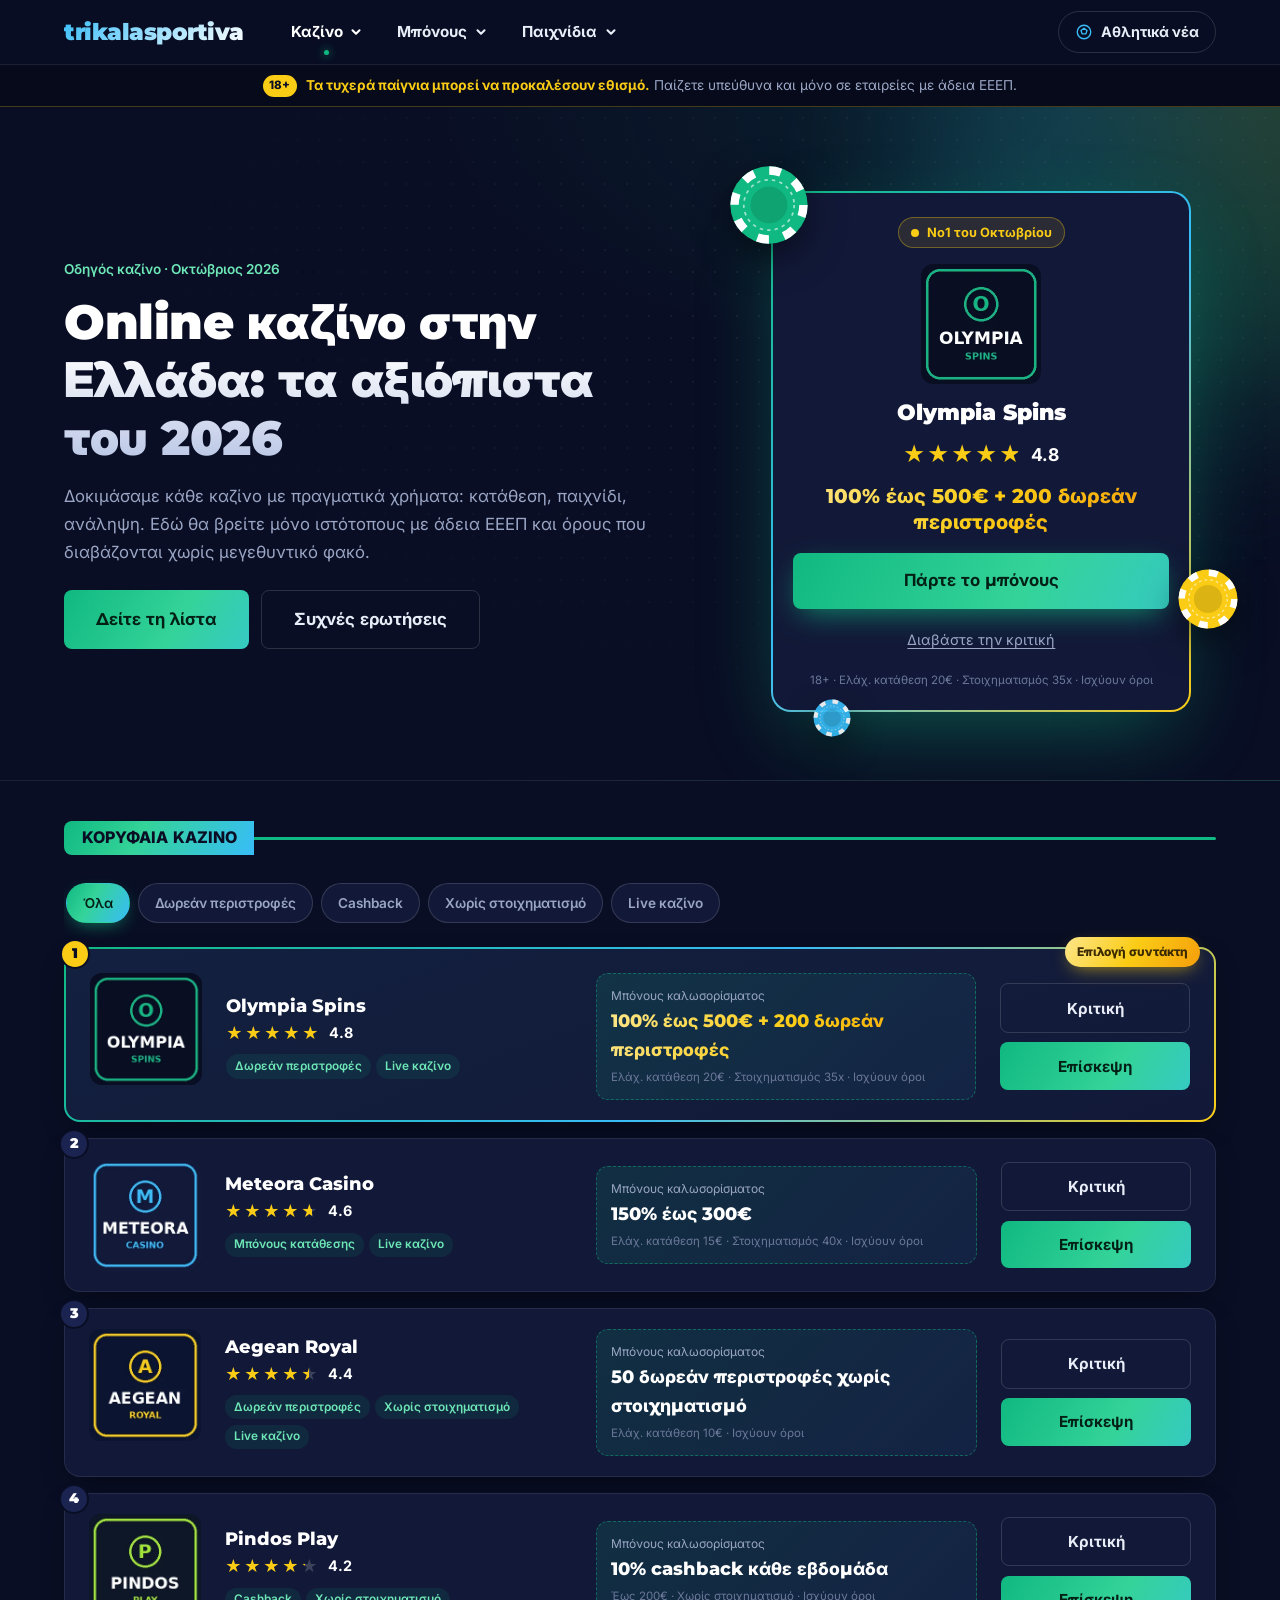
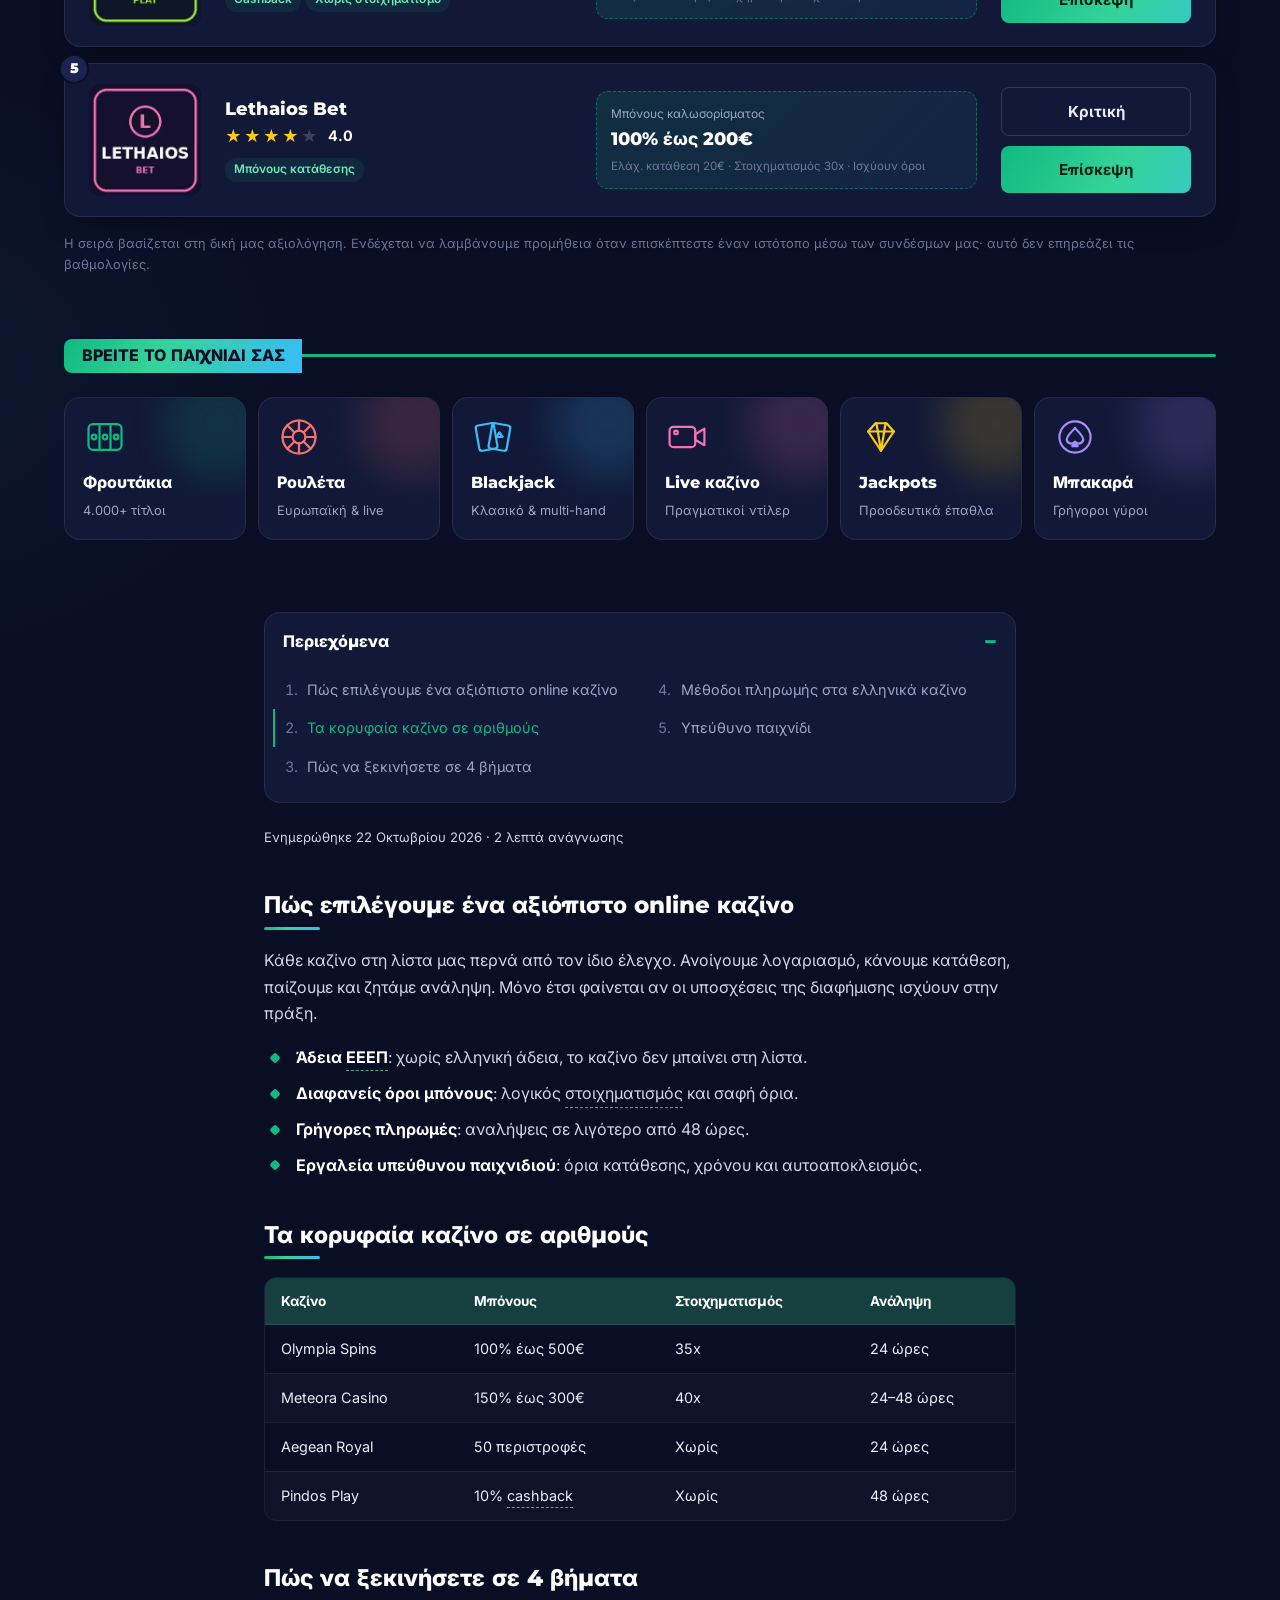
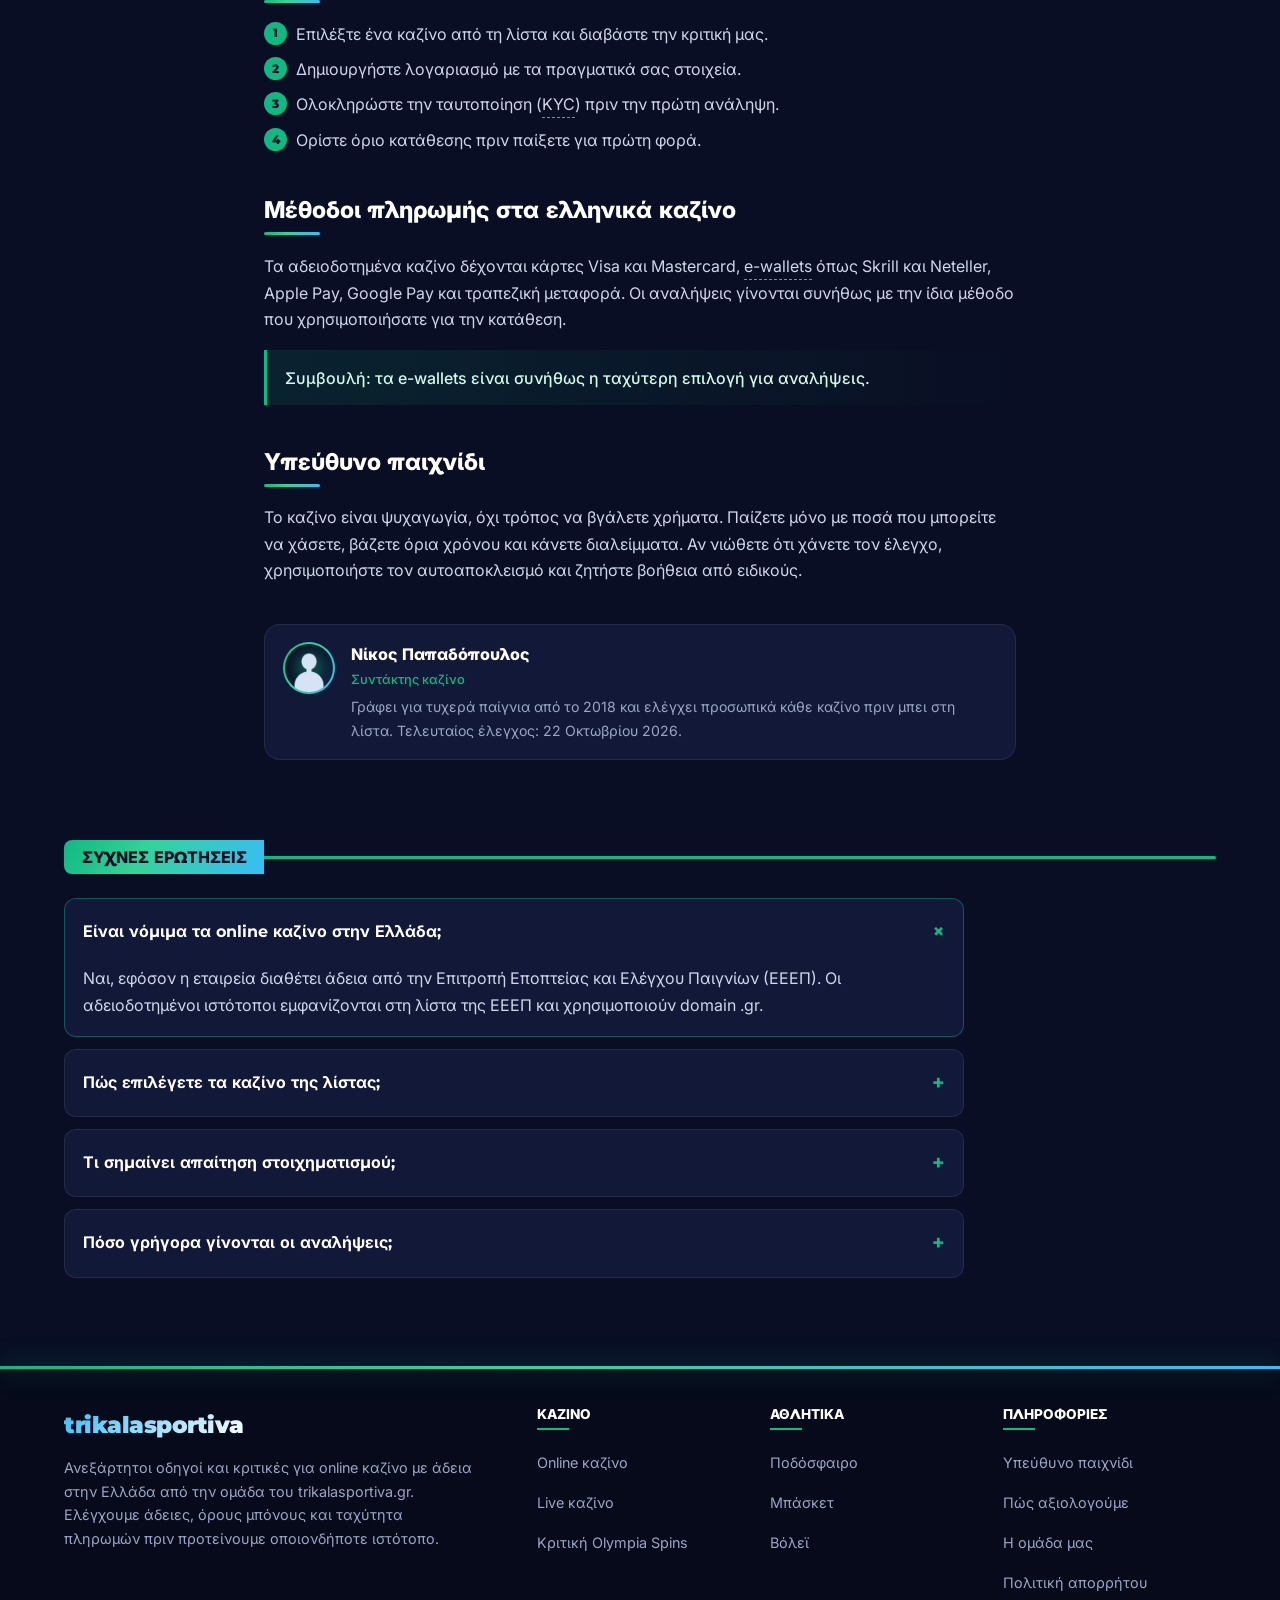
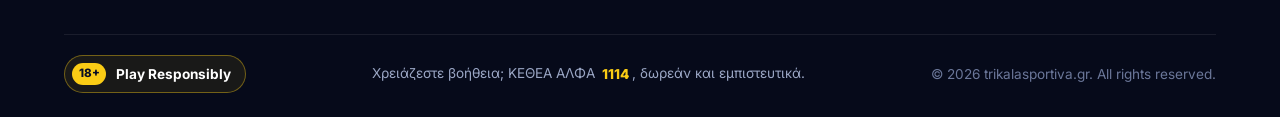
<file: casino-section/casino/index.html>
<!DOCTYPE html>
<html lang="el">
<head>
  <meta charset="UTF-8">
  <meta name="viewport" content="width=device-width, initial-scale=1, viewport-fit=cover">
  <title>Online Καζίνο Ελλάδα 2026: Αξιόπιστα καζίνο με άδεια ΕΕΕΠ | trikalasportiva.gr</title>
  <meta name="description" content="Τα καλύτερα online καζίνο με άδεια ΕΕΕΠ για το 2026. Συγκρίνετε μπόνους, χρόνους ανάληψης και βαθμολογίες από την ομάδα του trikalasportiva.gr.">
  <link rel="canonical" href="https://trikalasportiva.gr/casino/">
  <meta property="og:type" content="website">
  <meta property="og:title" content="Online Καζίνο Ελλάδα 2026: Αξιόπιστα καζίνο με άδεια ΕΕΕΠ | trikalasportiva.gr">
  <meta property="og:description" content="Τα καλύτερα online καζίνο με άδεια ΕΕΕΠ για το 2026. Συγκρίνετε μπόνους, χρόνους ανάληψης και βαθμολογίες από την ομάδα του trikalasportiva.gr.">
  <meta property="og:url" content="https://trikalasportiva.gr/casino/">
  <meta name="theme-color" content="#090e24">
  <link rel="icon" type="image/svg+xml" href="data:image/svg+xml,<svg xmlns=%22http://www.w3.org/2000/svg%22 viewBox=%220 0 100 100%22><text y=%22.9em%22 font-size=%2290%22>⚽</text></svg>">
  <link rel="preconnect" href="https://fonts.googleapis.com">
  <link rel="preconnect" href="https://fonts.gstatic.com" crossorigin>
  <link rel="stylesheet" href="css/casino.css">
  <script type="application/ld+json">
{
  "@context": "https://schema.org",
  "@type": "FAQPage",
  "mainEntity": [
    {
      "@type": "Question",
      "name": "Είναι νόμιμα τα online καζίνο στην Ελλάδα;",
      "acceptedAnswer": {
        "@type": "Answer",
        "text": "Ναι, εφόσον η εταιρεία διαθέτει άδεια από την Επιτροπή Εποπτείας και Ελέγχου Παιγνίων (ΕΕΕΠ). Οι αδειοδοτημένοι ιστότοποι εμφανίζονται στη λίστα της ΕΕΕΠ και χρησιμοποιούν domain .gr."
      }
    },
    {
      "@type": "Question",
      "name": "Πώς επιλέγετε τα καζίνο της λίστας;",
      "acceptedAnswer": {
        "@type": "Answer",
        "text": "Ελέγχουμε την άδεια, τους όρους μπόνους, τους χρόνους ανάληψης, την εξυπηρέτηση πελατών και την εμπειρία στο κινητό. Κάθε καζίνο δοκιμάζεται με πραγματικό λογαριασμό."
      }
    },
    {
      "@type": "Question",
      "name": "Τι σημαίνει απαίτηση στοιχηματισμού;",
      "acceptedAnswer": {
        "@type": "Answer",
        "text": "Είναι το πόσες φορές πρέπει να παίξετε το ποσό του μπόνους πριν μπορέσετε να κάνετε ανάληψη. Για παράδειγμα, μπόνους 100€ με 35x σημαίνει τζίρο 3.500€."
      }
    },
    {
      "@type": "Question",
      "name": "Πόσο γρήγορα γίνονται οι αναλήψεις;",
      "acceptedAnswer": {
        "@type": "Answer",
        "text": "Στα περισσότερα αδειοδοτημένα καζίνο οι αναλήψεις σε e-wallet ολοκληρώνονται σε 24 ώρες, ενώ οι τραπεζικές μεταφορές χρειάζονται 1–3 εργάσιμες ημέρες."
      }
    }
  ]
}
  </script>
  <script type="application/ld+json">
{
  "@context": "https://schema.org",
  "@type": "ItemList",
  "itemListElement": [
    {
      "@type": "ListItem",
      "position": 1,
      "name": "Olympia Spins"
    },
    {
      "@type": "ListItem",
      "position": 2,
      "name": "Meteora Casino"
    },
    {
      "@type": "ListItem",
      "position": 3,
      "name": "Aegean Royal"
    },
    {
      "@type": "ListItem",
      "position": 4,
      "name": "Pindos Play"
    },
    {
      "@type": "ListItem",
      "position": 5,
      "name": "Lethaios Bet"
    }
  ]
}
  </script>
</head>
<body>

  <div class="read-progress" aria-hidden="true"><span class="read-progress__bar"></span></div>
  <header class="site-header">
    <div class="container site-header__inner">
      <span class="logo"><span class="logo__text">trikalasportiva</span></span>
      <button class="burger" type="button" aria-controls="main-nav" aria-expanded="false" aria-label="Άνοιγμα μενού">
        <span class="burger__bar"></span><span class="burger__bar"></span><span class="burger__bar"></span>
      </button>
      <nav class="main-nav" id="main-nav" aria-label="Κύριο μενού">
        <ul class="main-nav__list">
          <li class="nav-item is-current">
            <button class="nav-trigger" type="button" aria-expanded="false" aria-controls="mega-casino">Καζίνο<svg class="nav-trigger__chev" viewBox="0 0 12 12" aria-hidden="true"><path d="M3 4.5l3 3 3-3"/></svg></button>
            <div class="mega" id="mega-casino">
              <div class="mega__inner">
                <ul class="mega__links"><li><a class="mega-link mega-link--trophy" href="index.html" aria-current="page"><span class="mega-link__icon"><svg viewBox="0 0 24 24" aria-hidden="true"><path d="M8 4h8v5a4 4 0 0 1-8 0z"/><path d="M8 6H5a3 3 0 0 0 3 4M16 6h3a3 3 0 0 1-3 4M12 13v4M8 20h8"/></svg></span><span class="mega-link__text"><strong>Κορυφαία καζίνο</strong><small>Η λίστα μας για το 2026</small></span></a></li><li><a class="mega-link mega-link--spark" href="category.html?c=new"><span class="mega-link__icon"><svg viewBox="0 0 24 24" aria-hidden="true"><path d="M12 3v4M12 17v4M3 12h4M17 12h4M6 6l2.5 2.5M15.5 15.5L18 18M18 6l-2.5 2.5M8.5 15.5L6 18"/></svg></span><span class="mega-link__text"><strong>Νέα καζίνο<em class="mega-link__badge">Νέο</em></strong><small>Άνοιξαν τους τελευταίους μήνες</small></span></a></li><li><a class="mega-link mega-link--bolt" href="category.html?c=fast-payout"><span class="mega-link__icon"><svg viewBox="0 0 24 24" aria-hidden="true"><path d="M13 3L5 14h6l-1 7 8-11h-6z"/></svg></span><span class="mega-link__text"><strong>Γρήγορες αναλήψεις</strong><small>Πληρωμή σε έως 24 ώρες</small></span></a></li><li><a class="mega-link mega-link--phone" href="category.html?c=mobile"><span class="mega-link__icon"><svg viewBox="0 0 24 24" aria-hidden="true"><rect x="7" y="3" width="10" height="18" rx="2"/><path d="M11 18h2"/></svg></span><span class="mega-link__text"><strong>Καζίνο για κινητό</strong><small>Οι καλύτερες εφαρμογές</small></span></a></li><li><a class="mega-link mega-link--star" href="review.html"><span class="mega-link__icon"><svg viewBox="0 0 24 24" aria-hidden="true"><path d="M12 3l2.7 5.6 6.1.9-4.4 4.3 1 6.1L12 17l-5.4 2.9 1-6.1L3.2 9.5l6.1-.9z"/></svg></span><span class="mega-link__text"><strong>Κριτικές</strong><small>Αναλυτικές δοκιμές με πραγματικά χρήματα</small></span></a></li></ul>
              </div>
            </div>
          </li>
          <li class="nav-item">
            <button class="nav-trigger" type="button" aria-expanded="false" aria-controls="mega-bonus">Μπόνους<svg class="nav-trigger__chev" viewBox="0 0 12 12" aria-hidden="true"><path d="M3 4.5l3 3 3-3"/></svg></button>
            <div class="mega" id="mega-bonus">
              <div class="mega__inner">
                <ul class="mega__links"><li><a class="mega-link mega-link--gift" href="category.html?c=welcome"><span class="mega-link__icon"><svg viewBox="0 0 24 24" aria-hidden="true"><rect x="4" y="9" width="16" height="11" rx="1.5"/><path d="M3 9h18M12 9v11M12 9c-2-4-6-4-6-1.5S10 9 12 9c2 0 6 1 6-1.5S14 5 12 9"/></svg></span><span class="mega-link__text"><strong>Μπόνους καλωσορίσματος</strong><small>Τα καλύτερα για νέους παίκτες</small></span></a></li><li><a class="mega-link mega-link--coin" href="category.html?c=no-deposit"><span class="mega-link__icon"><svg viewBox="0 0 24 24" aria-hidden="true"><circle cx="12" cy="12" r="8"/><path d="M12 8v8M9.5 10.5c0-1.4 5-1.4 5 0s-5 1.6-5 3 5 1.4 5 0"/></svg></span><span class="mega-link__text"><strong>Χωρίς κατάθεση</strong><small>Παίξτε χωρίς να καταθέσετε</small></span></a></li><li><a class="mega-link mega-link--spin" href="category.html?c=free-spins"><span class="mega-link__icon"><svg viewBox="0 0 24 24" aria-hidden="true"><circle cx="12" cy="12" r="8"/><path d="M12 4a8 8 0 0 1 8 8h-4"/><circle cx="12" cy="12" r="2"/></svg></span><span class="mega-link__text"><strong>Δωρεάν περιστροφές</strong><small>Free spins με δίκαιους όρους</small></span></a></li><li><a class="mega-link mega-link--back" href="category.html?c=cashback"><span class="mega-link__icon"><svg viewBox="0 0 24 24" aria-hidden="true"><path d="M4 12a8 8 0 1 0 2.3-5.7L4 8.6"/><path d="M4 4v4.6h4.6"/></svg></span><span class="mega-link__text"><strong>Cashback</strong><small>Επιστροφή μέρους των απωλειών</small></span></a></li></ul>
              </div>
            </div>
          </li>
          <li class="nav-item">
            <button class="nav-trigger" type="button" aria-expanded="false" aria-controls="mega-games">Παιχνίδια<svg class="nav-trigger__chev" viewBox="0 0 12 12" aria-hidden="true"><path d="M3 4.5l3 3 3-3"/></svg></button>
            <div class="mega" id="mega-games">
              <div class="mega__inner">
                <ul class="mega__links mega__links--2col"><li><a class="mega-link mega-link--slots" href="category.html?c=slots"><span class="mega-link__icon"><svg viewBox="0 0 48 48"><rect x="6" y="10" width="36" height="28" rx="5"/><path d="M18 10v28M30 10v28"/><circle cx="12" cy="24" r="2.5"/><circle cx="24" cy="24" r="2.5"/><circle cx="36" cy="24" r="2.5"/></svg></span><span class="mega-link__text"><strong>Φρουτάκια</strong><small>4.000+ τίτλοι</small></span></a></li><li><a class="mega-link mega-link--roulette" href="category.html?c=roulette"><span class="mega-link__icon"><svg viewBox="0 0 48 48"><circle cx="24" cy="24" r="18"/><circle cx="24" cy="24" r="7"/><path d="M24 6v11M24 31v11M6 24h11M31 24h11M11.3 11.3l7.8 7.8M28.9 28.9l7.8 7.8M36.7 11.3l-7.8 7.8M19.1 28.9l-7.8 7.8"/></svg></span><span class="mega-link__text"><strong>Ρουλέτα</strong><small>Ευρωπαϊκή και live</small></span></a></li><li><a class="mega-link mega-link--blackjack" href="category.html?c=blackjack"><span class="mega-link__icon"><svg viewBox="0 0 48 48"><rect x="7" y="10" width="20" height="28" rx="3" transform="rotate(-10 17 24)"/><rect x="21" y="10" width="20" height="28" rx="3" transform="rotate(10 31 24)"/><path d="M31 19l-3.5 5h7z"/></svg></span><span class="mega-link__text"><strong>Blackjack</strong><small>Κλασικό και multi-hand</small></span></a></li><li><a class="mega-link mega-link--live" href="category.html"><span class="mega-link__icon"><svg viewBox="0 0 48 48"><rect x="5" y="13" width="28" height="22" rx="4"/><path d="M33 21l10-6v18l-10-6z"/><circle cx="12" cy="19" r="2"/></svg></span><span class="mega-link__text"><strong>Live καζίνο</strong><small>Πραγματικοί ντίλερ</small></span></a></li><li><a class="mega-link mega-link--jackpot" href="category.html?c=jackpots"><span class="mega-link__icon"><svg viewBox="0 0 48 48"><path d="M10 18l8-9h12l8 9-14 21z"/><path d="M10 18h28M19 9l5 30M29 9l-5 30"/></svg></span><span class="mega-link__text"><strong>Jackpots</strong><small>Προοδευτικά έπαθλα</small></span></a></li><li><a class="mega-link mega-link--baccarat" href="category.html?c=baccarat"><span class="mega-link__icon"><svg viewBox="0 0 48 48"><circle cx="24" cy="24" r="17"/><path d="M24 14c-5 6-9 9-9 13a5 5 0 0 0 9 2 5 5 0 0 0 9-2c0-4-4-7-9-13z"/><path d="M21 34h6l-3-4z"/></svg></span><span class="mega-link__text"><strong>Μπακαρά</strong><small>Γρήγοροι γύροι</small></span></a></li></ul>
              </div>
            </div>
          </li>
        </ul>
        <a class="nav-sports" href="../index.html"><svg viewBox="0 0 24 24" aria-hidden="true"><circle cx="12" cy="12" r="9"/><path d="M12 7l4 3-1.5 4.5h-5L8 10z"/></svg>Αθλητικά νέα</a>
      </nav>
    </div>
    <div class="nav-backdrop" aria-hidden="true"></div>
  </header>

  <div class="gamble-warning" role="note">
    <div class="container">
      <p><span class="age-chip">18+</span><span><strong>Τα τυχερά παίγνια μπορεί να προκαλέσουν εθισμό.</strong> Παίζετε υπεύθυνα και μόνο σε εταιρείες με άδεια ΕΕΕΠ.</span></p>
    </div>
  </div>

  <main id="main">
    <section class="hero hero--home">
      <div class="container hero__grid">
        <div class="hero__copy">
          <p class="hero__kicker">Οδηγός καζίνο · Οκτώβριος 2026</p>
          <h1 class="hero__title">Online καζίνο στην Ελλάδα: τα αξιόπιστα του 2026</h1>
          <p class="hero__lead">Δοκιμάσαμε κάθε καζίνο με πραγματικά χρήματα: κατάθεση, παιχνίδι, ανάληψη. Εδώ θα βρείτε μόνο ιστότοπους με άδεια ΕΕΕΠ και όρους που διαβάζονται χωρίς μεγεθυντικό φακό.</p>
          <div class="hero__actions">
            <a href="#top-casinos" class="btn btn--primary btn--lg">Δείτε τη λίστα</a>
            <a href="#faq-title" class="btn btn--ghost btn--lg">Συχνές ερωτήσεις</a>
          </div>
        </div>
        <aside class="spotlight" aria-label="Κορυφαία επιλογή του μήνα">
          <div class="hero-chips" aria-hidden="true"><span class="hero-chip hero-chip--a"><svg viewBox="0 0 100 100" aria-hidden="true"><circle cx="50" cy="50" r="46" fill="#10b981"/><circle cx="50" cy="50" r="41" fill="none" stroke="#fff" stroke-width="10" stroke-dasharray="14 18.2"/><circle cx="50" cy="50" r="30" fill="none" stroke="rgba(255,255,255,.6)" stroke-width="2" stroke-dasharray="4 5"/><circle cx="50" cy="50" r="22" fill="#10b981"/><circle cx="50" cy="50" r="22" fill="rgba(0,0,0,.12)"/></svg></span><span class="hero-chip hero-chip--b"><svg viewBox="0 0 100 100" aria-hidden="true"><circle cx="50" cy="50" r="46" fill="#facc15"/><circle cx="50" cy="50" r="41" fill="none" stroke="#fff" stroke-width="10" stroke-dasharray="14 18.2"/><circle cx="50" cy="50" r="30" fill="none" stroke="rgba(255,255,255,.6)" stroke-width="2" stroke-dasharray="4 5"/><circle cx="50" cy="50" r="22" fill="#facc15"/><circle cx="50" cy="50" r="22" fill="rgba(0,0,0,.12)"/></svg></span><span class="hero-chip hero-chip--c"><svg viewBox="0 0 100 100" aria-hidden="true"><circle cx="50" cy="50" r="46" fill="#38bdf8"/><circle cx="50" cy="50" r="41" fill="none" stroke="#fff" stroke-width="10" stroke-dasharray="14 18.2"/><circle cx="50" cy="50" r="30" fill="none" stroke="rgba(255,255,255,.6)" stroke-width="2" stroke-dasharray="4 5"/><circle cx="50" cy="50" r="22" fill="#38bdf8"/><circle cx="50" cy="50" r="22" fill="rgba(0,0,0,.12)"/></svg></span></div>
          <div class="spotlight__card">
            <p class="spotlight__eyebrow"><span class="pulse-dot" aria-hidden="true"></span>Νο1 του Οκτωβρίου</p>
            <div class="spotlight__logo"><picture><source srcset="img/olympia-spins.webp" type="image/webp"><img src="img/olympia-spins.webp" alt="Λογότυπο Olympia Spins" width="240" height="240" fetchpriority="high"></picture></div>
            <p class="spotlight__name">Olympia Spins</p>
            <div class="rating rating--lg"><span class="rating__stars" style="--rating:4.8" role="img" aria-label="Βαθμολογία 4.8 από 5"></span><span class="rating__value" aria-hidden="true">4.8</span></div>
            <p class="spotlight__bonus">100% έως 500€ + 200 δωρεάν περιστροφές</p>
            <a href="https://www.example.com/olympia-spins?ref=trikalasportiva" class="btn btn--primary btn--lg btn--glow" rel="nofollow noopener noreferrer" target="_blank">Πάρτε το μπόνους</a>
            <a href="review.html" class="spotlight__review">Διαβάστε την κριτική</a>
            <p class="spotlight__terms">18+ · Ελάχ. κατάθεση 20€ · Στοιχηματισμός 35x · Ισχύουν όροι</p>
          </div>
        </aside>
      </div>
    </section>

    <section class="section" aria-labelledby="top-casinos">
      <div class="container">
        <div class="section-head"><h2 id="top-casinos">Κορυφαία καζίνο</h2></div>

      <div class="filter-bar" role="group" aria-label="Φίλτρο μπόνους"><button type="button" class="chip" data-filter="all" aria-pressed="true">Όλα</button><button type="button" class="chip" data-filter="freespins" aria-pressed="false">Δωρεάν περιστροφές</button><button type="button" class="chip" data-filter="cashback" aria-pressed="false">Cashback</button><button type="button" class="chip" data-filter="nowager" aria-pressed="false">Χωρίς στοιχηματισμό</button><button type="button" class="chip" data-filter="live" aria-pressed="false">Live καζίνο</button></div>
      <ol class="casino-list">
        <li class="casino-card casino-card--top" data-rank="1" data-slug="olympia-spins" data-tags="freespins live">
          <span class="casino-card__ribbon">Επιλογή συντάκτη</span>
          <div class="casino-card__logo"><picture><source srcset="img/olympia-spins.webp" type="image/webp"><img src="img/olympia-spins.webp" alt="Λογότυπο Olympia Spins" width="240" height="240" loading="lazy" decoding="async"></picture></div>
          <div class="casino-card__info">
            <h3 class="casino-card__name">Olympia Spins</h3>
            <div class="rating"><span class="rating__stars" style="--rating:4.8" role="img" aria-label="Βαθμολογία 4.8 από 5"></span><span class="rating__value" aria-hidden="true">4.8</span></div>
            <ul class="casino-card__tags"><li>Δωρεάν περιστροφές</li><li>Live καζίνο</li></ul>
          </div>
          <p class="casino-card__bonus">
            <span class="casino-card__bonus-label">Μπόνους καλωσορίσματος</span>
            <span class="casino-card__bonus-value">100% έως 500€ + 200 δωρεάν περιστροφές</span>
            <span class="casino-card__bonus-terms">Ελάχ. κατάθεση 20€ · Στοιχηματισμός 35x · Ισχύουν όροι</span>
          </p>
          <div class="casino-card__actions">
            <a href="review.html" class="btn btn--ghost">Κριτική</a>
            <a href="https://www.example.com/olympia-spins?ref=trikalasportiva" class="btn btn--primary" rel="nofollow noopener noreferrer" target="_blank">Επίσκεψη</a>
          </div>
        </li>
        <li class="casino-card" data-rank="2" data-slug="meteora-casino" data-tags="deposit live">
          
          <div class="casino-card__logo"><picture><source srcset="img/meteora-casino.webp" type="image/webp"><img src="img/meteora-casino.webp" alt="Λογότυπο Meteora Casino" width="240" height="240" loading="lazy" decoding="async"></picture></div>
          <div class="casino-card__info">
            <h3 class="casino-card__name">Meteora Casino</h3>
            <div class="rating"><span class="rating__stars" style="--rating:4.6" role="img" aria-label="Βαθμολογία 4.6 από 5"></span><span class="rating__value" aria-hidden="true">4.6</span></div>
            <ul class="casino-card__tags"><li>Μπόνους κατάθεσης</li><li>Live καζίνο</li></ul>
          </div>
          <p class="casino-card__bonus">
            <span class="casino-card__bonus-label">Μπόνους καλωσορίσματος</span>
            <span class="casino-card__bonus-value">150% έως 300€</span>
            <span class="casino-card__bonus-terms">Ελάχ. κατάθεση 15€ · Στοιχηματισμός 40x · Ισχύουν όροι</span>
          </p>
          <div class="casino-card__actions">
            <a href="review.html" class="btn btn--ghost">Κριτική</a>
            <a href="https://www.example.com/meteora-casino?ref=trikalasportiva" class="btn btn--primary" rel="nofollow noopener noreferrer" target="_blank">Επίσκεψη</a>
          </div>
        </li>
        <li class="casino-card" data-rank="3" data-slug="aegean-royal" data-tags="freespins nowager live">
          
          <div class="casino-card__logo"><picture><source srcset="img/aegean-royal.webp" type="image/webp"><img src="img/aegean-royal.webp" alt="Λογότυπο Aegean Royal" width="240" height="240" loading="lazy" decoding="async"></picture></div>
          <div class="casino-card__info">
            <h3 class="casino-card__name">Aegean Royal</h3>
            <div class="rating"><span class="rating__stars" style="--rating:4.4" role="img" aria-label="Βαθμολογία 4.4 από 5"></span><span class="rating__value" aria-hidden="true">4.4</span></div>
            <ul class="casino-card__tags"><li>Δωρεάν περιστροφές</li><li>Χωρίς στοιχηματισμό</li><li>Live καζίνο</li></ul>
          </div>
          <p class="casino-card__bonus">
            <span class="casino-card__bonus-label">Μπόνους καλωσορίσματος</span>
            <span class="casino-card__bonus-value">50 δωρεάν περιστροφές χωρίς στοιχηματισμό</span>
            <span class="casino-card__bonus-terms">Ελάχ. κατάθεση 10€ · Ισχύουν όροι</span>
          </p>
          <div class="casino-card__actions">
            <a href="review.html" class="btn btn--ghost">Κριτική</a>
            <a href="https://www.example.com/aegean-royal?ref=trikalasportiva" class="btn btn--primary" rel="nofollow noopener noreferrer" target="_blank">Επίσκεψη</a>
          </div>
        </li>
        <li class="casino-card" data-rank="4" data-slug="pindos-play" data-tags="cashback nowager">
          
          <div class="casino-card__logo"><picture><source srcset="img/pindos-play.webp" type="image/webp"><img src="img/pindos-play.webp" alt="Λογότυπο Pindos Play" width="240" height="240" loading="lazy" decoding="async"></picture></div>
          <div class="casino-card__info">
            <h3 class="casino-card__name">Pindos Play</h3>
            <div class="rating"><span class="rating__stars" style="--rating:4.2" role="img" aria-label="Βαθμολογία 4.2 από 5"></span><span class="rating__value" aria-hidden="true">4.2</span></div>
            <ul class="casino-card__tags"><li>Cashback</li><li>Χωρίς στοιχηματισμό</li></ul>
          </div>
          <p class="casino-card__bonus">
            <span class="casino-card__bonus-label">Μπόνους καλωσορίσματος</span>
            <span class="casino-card__bonus-value">10% cashback κάθε εβδομάδα</span>
            <span class="casino-card__bonus-terms">Έως 200€ · Χωρίς στοιχηματισμό · Ισχύουν όροι</span>
          </p>
          <div class="casino-card__actions">
            <a href="review.html" class="btn btn--ghost">Κριτική</a>
            <a href="https://www.example.com/pindos-play?ref=trikalasportiva" class="btn btn--primary" rel="nofollow noopener noreferrer" target="_blank">Επίσκεψη</a>
          </div>
        </li>
        <li class="casino-card" data-rank="5" data-slug="lethaios-bet" data-tags="deposit">
          
          <div class="casino-card__logo"><picture><source srcset="img/lethaios-bet.webp" type="image/webp"><img src="img/lethaios-bet.webp" alt="Λογότυπο Lethaios Bet" width="240" height="240" loading="lazy" decoding="async"></picture></div>
          <div class="casino-card__info">
            <h3 class="casino-card__name">Lethaios Bet</h3>
            <div class="rating"><span class="rating__stars" style="--rating:4.0" role="img" aria-label="Βαθμολογία 4.0 από 5"></span><span class="rating__value" aria-hidden="true">4.0</span></div>
            <ul class="casino-card__tags"><li>Μπόνους κατάθεσης</li></ul>
          </div>
          <p class="casino-card__bonus">
            <span class="casino-card__bonus-label">Μπόνους καλωσορίσματος</span>
            <span class="casino-card__bonus-value">100% έως 200€</span>
            <span class="casino-card__bonus-terms">Ελάχ. κατάθεση 20€ · Στοιχηματισμός 30x · Ισχύουν όροι</span>
          </p>
          <div class="casino-card__actions">
            <a href="review.html" class="btn btn--ghost">Κριτική</a>
            <a href="https://www.example.com/lethaios-bet?ref=trikalasportiva" class="btn btn--primary" rel="nofollow noopener noreferrer" target="_blank">Επίσκεψη</a>
          </div>
        </li>
      </ol>
      <p class="filter-empty" hidden>Κανένα καζίνο δεν ταιριάζει σε αυτό το φίλτρο. <button type="button" class="link-btn" data-filter="all">Δείτε όλα τα καζίνο</button></p>
      <p class="section-note">Η σειρά βασίζεται στη δική μας αξιολόγηση. Ενδέχεται να λαμβάνουμε προμήθεια όταν επισκέπτεστε έναν ιστότοπο μέσω των συνδέσμων μας· αυτό δεν επηρεάζει τις βαθμολογίες.</p>

      </div>
    </section>

    <section class="section section--tight" aria-labelledby="games-title">
      <div class="container">
        <div class="section-head"><h2 id="games-title">Βρείτε το παιχνίδι σας</h2></div>
        <ul class="game-tiles"><li><a class="game-tile game-tile--slots" href="category.html"><span class="game-tile__icon" aria-hidden="true"><svg viewBox="0 0 48 48"><rect x="6" y="10" width="36" height="28" rx="5"/><path d="M18 10v28M30 10v28"/><circle cx="12" cy="24" r="2.5"/><circle cx="24" cy="24" r="2.5"/><circle cx="36" cy="24" r="2.5"/></svg></span><span class="game-tile__name">Φρουτάκια</span><span class="game-tile__sub">4.000+ τίτλοι</span></a></li><li><a class="game-tile game-tile--roulette" href="category.html"><span class="game-tile__icon" aria-hidden="true"><svg viewBox="0 0 48 48"><circle cx="24" cy="24" r="18"/><circle cx="24" cy="24" r="7"/><path d="M24 6v11M24 31v11M6 24h11M31 24h11M11.3 11.3l7.8 7.8M28.9 28.9l7.8 7.8M36.7 11.3l-7.8 7.8M19.1 28.9l-7.8 7.8"/></svg></span><span class="game-tile__name">Ρουλέτα</span><span class="game-tile__sub">Ευρωπαϊκή & live</span></a></li><li><a class="game-tile game-tile--blackjack" href="category.html"><span class="game-tile__icon" aria-hidden="true"><svg viewBox="0 0 48 48"><rect x="7" y="10" width="20" height="28" rx="3" transform="rotate(-10 17 24)"/><rect x="21" y="10" width="20" height="28" rx="3" transform="rotate(10 31 24)"/><path d="M31 19l-3.5 5h7z"/></svg></span><span class="game-tile__name">Blackjack</span><span class="game-tile__sub">Κλασικό & multi-hand</span></a></li><li><a class="game-tile game-tile--live" href="category.html"><span class="game-tile__icon" aria-hidden="true"><svg viewBox="0 0 48 48"><rect x="5" y="13" width="28" height="22" rx="4"/><path d="M33 21l10-6v18l-10-6z"/><circle cx="12" cy="19" r="2"/></svg></span><span class="game-tile__name">Live καζίνο</span><span class="game-tile__sub">Πραγματικοί ντίλερ</span></a></li><li><a class="game-tile game-tile--jackpot" href="category.html"><span class="game-tile__icon" aria-hidden="true"><svg viewBox="0 0 48 48"><path d="M10 18l8-9h12l8 9-14 21z"/><path d="M10 18h28M19 9l5 30M29 9l-5 30"/></svg></span><span class="game-tile__name">Jackpots</span><span class="game-tile__sub">Προοδευτικά έπαθλα</span></a></li><li><a class="game-tile game-tile--baccarat" href="category.html"><span class="game-tile__icon" aria-hidden="true"><svg viewBox="0 0 48 48"><circle cx="24" cy="24" r="17"/><path d="M24 14c-5 6-9 9-9 13a5 5 0 0 0 9 2 5 5 0 0 0 9-2c0-4-4-7-9-13z"/><path d="M21 34h6l-3-4z"/></svg></span><span class="game-tile__name">Μπακαρά</span><span class="game-tile__sub">Γρήγοροι γύροι</span></a></li></ul>
      </div>
    </section>


    <section class="section" aria-label="Οδηγός">
      <div class="container content-layout">
        <nav class="toc" aria-label="Περιεχόμενα">
          <button class="toc__toggle" type="button" aria-expanded="false" aria-controls="toc-list">Περιεχόμενα</button>
          <ol class="toc__list" id="toc-list" data-toc-list hidden></ol>
        </nav>
        <article class="prose" data-toc-content>
          <p class="prose-meta">Ενημερώθηκε 22 Οκτωβρίου 2026 · <span data-read-time>5</span> λεπτά ανάγνωσης</p>
          <h2>Πώς επιλέγουμε ένα αξιόπιστο online καζίνο</h2>
          <p>Κάθε καζίνο στη λίστα μας περνά από τον ίδιο έλεγχο. Ανοίγουμε λογαριασμό, κάνουμε κατάθεση, παίζουμε και ζητάμε ανάληψη. Μόνο έτσι φαίνεται αν οι υποσχέσεις της διαφήμισης ισχύουν στην πράξη.</p>
          <ul>
            <li><strong>Άδεια ΕΕΕΠ</strong>: χωρίς ελληνική άδεια, το καζίνο δεν μπαίνει στη λίστα.</li>
            <li><strong>Διαφανείς όροι μπόνους</strong>: λογικός στοιχηματισμός και σαφή όρια.</li>
            <li><strong>Γρήγορες πληρωμές</strong>: αναλήψεις σε λιγότερο από 48 ώρες.</li>
            <li><strong>Εργαλεία υπεύθυνου παιχνιδιού</strong>: όρια κατάθεσης, χρόνου και αυτοαποκλεισμός.</li>
          </ul>

          <h2>Τα κορυφαία καζίνο σε αριθμούς</h2>
          <div class="table-wrap">
            <table>
              <thead><tr><th>Καζίνο</th><th>Μπόνους</th><th>Στοιχηματισμός</th><th>Ανάληψη</th></tr></thead>
              <tbody>
                <tr><td>Olympia Spins</td><td>100% έως 500€</td><td>35x</td><td>24 ώρες</td></tr>
                <tr><td>Meteora Casino</td><td>150% έως 300€</td><td>40x</td><td>24–48 ώρες</td></tr>
                <tr><td>Aegean Royal</td><td>50 περιστροφές</td><td>Χωρίς</td><td>24 ώρες</td></tr>
                <tr><td>Pindos Play</td><td>10% cashback</td><td>Χωρίς</td><td>48 ώρες</td></tr>
              </tbody>
            </table>
          </div>

          <h2>Πώς να ξεκινήσετε σε 4 βήματα</h2>
          <ol>
            <li>Επιλέξτε ένα καζίνο από τη λίστα και διαβάστε την κριτική μας.</li>
            <li>Δημιουργήστε λογαριασμό με τα πραγματικά σας στοιχεία.</li>
            <li>Ολοκληρώστε την ταυτοποίηση (KYC) πριν την πρώτη ανάληψη.</li>
            <li>Ορίστε όριο κατάθεσης πριν παίξετε για πρώτη φορά.</li>
          </ol>

          <h2>Μέθοδοι πληρωμής στα ελληνικά καζίνο</h2>
          <p>Τα αδειοδοτημένα καζίνο δέχονται κάρτες Visa και Mastercard, e-wallets όπως Skrill και Neteller, Apple Pay, Google Pay και τραπεζική μεταφορά. Οι αναλήψεις γίνονται συνήθως με την ίδια μέθοδο που χρησιμοποιήσατε για την κατάθεση.</p>
          <blockquote>Συμβουλή: τα e-wallets είναι συνήθως η ταχύτερη επιλογή για αναλήψεις.</blockquote>

          <h2>Υπεύθυνο παιχνίδι</h2>
          <p>Το καζίνο είναι ψυχαγωγία, όχι τρόπος να βγάλετε χρήματα. Παίζετε μόνο με ποσά που μπορείτε να χάσετε, βάζετε όρια χρόνου και κάνετε διαλείμματα. Αν νιώθετε ότι χάνετε τον έλεγχο, χρησιμοποιήστε τον αυτοαποκλεισμό και ζητήστε βοήθεια από ειδικούς.</p>
          <aside class="author-box" aria-label="Συντάκτης">
            <a href="author.html" class="author-box__avatar" tabindex="-1" aria-hidden="true"><img src="img/author-nikos-papadopoulos.webp" alt="" width="104" height="104" loading="lazy" decoding="async"></a>
            <div>
              <p class="author-box__name"><a href="author.html" rel="author">Νίκος Παπαδόπουλος</a> <span>Συντάκτης καζίνο</span></p>
              <p class="author-box__bio">Γράφει για τυχερά παίγνια από το 2018 και ελέγχει προσωπικά κάθε καζίνο πριν μπει στη λίστα. Τελευταίος έλεγχος: 22 Οκτωβρίου 2026.</p>
            </div>
          </aside>
        </article>
      </div>
    </section>


    <section class="section" aria-labelledby="faq-title">
      <div class="container">
        <div class="section-head"><h2 id="faq-title">Συχνές ερωτήσεις</h2></div>
        <div class="faq">
        <details class="faq__item" open>
          <summary class="faq__q">Είναι νόμιμα τα online καζίνο στην Ελλάδα;</summary>
          <div class="faq__a"><p>Ναι, εφόσον η εταιρεία διαθέτει άδεια από την Επιτροπή Εποπτείας και Ελέγχου Παιγνίων (ΕΕΕΠ). Οι αδειοδοτημένοι ιστότοποι εμφανίζονται στη λίστα της ΕΕΕΠ και χρησιμοποιούν domain .gr.</p></div>
        </details>
        <details class="faq__item">
          <summary class="faq__q">Πώς επιλέγετε τα καζίνο της λίστας;</summary>
          <div class="faq__a"><p>Ελέγχουμε την άδεια, τους όρους μπόνους, τους χρόνους ανάληψης, την εξυπηρέτηση πελατών και την εμπειρία στο κινητό. Κάθε καζίνο δοκιμάζεται με πραγματικό λογαριασμό.</p></div>
        </details>
        <details class="faq__item">
          <summary class="faq__q">Τι σημαίνει απαίτηση στοιχηματισμού;</summary>
          <div class="faq__a"><p>Είναι το πόσες φορές πρέπει να παίξετε το ποσό του μπόνους πριν μπορέσετε να κάνετε ανάληψη. Για παράδειγμα, μπόνους 100€ με 35x σημαίνει τζίρο 3.500€.</p></div>
        </details>
        <details class="faq__item">
          <summary class="faq__q">Πόσο γρήγορα γίνονται οι αναλήψεις;</summary>
          <div class="faq__a"><p>Στα περισσότερα αδειοδοτημένα καζίνο οι αναλήψεις σε e-wallet ολοκληρώνονται σε 24 ώρες, ενώ οι τραπεζικές μεταφορές χρειάζονται 1–3 εργάσιμες ημέρες.</p></div>
        </details>
        </div>
      </div>
    </section>

  </main>

  <footer class="site-footer">
    <div class="container">
      <div class="site-footer__grid">
        <div class="site-footer__about">
          <span class="logo"><span class="logo__text">trikalasportiva</span></span>
          <p>Ανεξάρτητοι οδηγοί και κριτικές για online καζίνο με άδεια στην Ελλάδα από την ομάδα του trikalasportiva.gr. Ελέγχουμε άδειες, όρους μπόνους και ταχύτητα πληρωμών πριν προτείνουμε οποιονδήποτε ιστότοπο.</p>
        </div>
        <div class="footer-menus">
          <nav class="footer-menu" aria-labelledby="fm-casino">
            <h2 id="fm-casino">Καζίνο</h2>
            <ul>
              <li><a href="index.html">Online καζίνο</a></li>
              <li><a href="category.html">Live καζίνο</a></li>
              <li><a href="review.html">Κριτική Olympia Spins</a></li>
            </ul>
          </nav>
          <nav class="footer-menu" aria-labelledby="fm-sport">
            <h2 id="fm-sport">Αθλητικά</h2>
            <ul>
              <li><a href="../category.html?c=football">Ποδόσφαιρο</a></li>
              <li><a href="../category.html?c=basketball">Μπάσκετ</a></li>
              <li><a href="../category.html?c=volleyball">Βόλεϊ</a></li>
            </ul>
          </nav>
          <nav class="footer-menu" aria-labelledby="fm-info">
            <h2 id="fm-info">Πληροφορίες</h2>
            <ul>
              <li><a href="#">Υπεύθυνο παιχνίδι</a></li>
              <li><a href="#">Πώς αξιολογούμε</a></li>
              <li><a href="author.html">Η ομάδα μας</a></li>
              <li><a href="#">Πολιτική απορρήτου</a></li>
            </ul>
          </nav>
        </div>
      </div>
      <div class="site-footer__bottom">
        <span class="rg-badge"><span class="age-chip">18+</span>Play Responsibly</span>
        <p class="footer-help">Χρειάζεστε βοήθεια; ΚΕΘΕΑ ΑΛΦΑ <a href="tel:1114">1114</a>, δωρεάν και εμπιστευτικά.</p>
        <p>© <span data-year>2026</span> trikalasportiva.gr. All rights reserved.</p>
      </div>
    </div>
  </footer>

  <button type="button" class="to-top" aria-label="Επιστροφή στην κορυφή" hidden><svg viewBox="0 0 24 24" aria-hidden="true"><path d="M12 5l-7 7m7-7l7 7M12 5v14"/></svg></button>

  <script src="js/casino.js" defer></script>
</body>
</html>
</file>
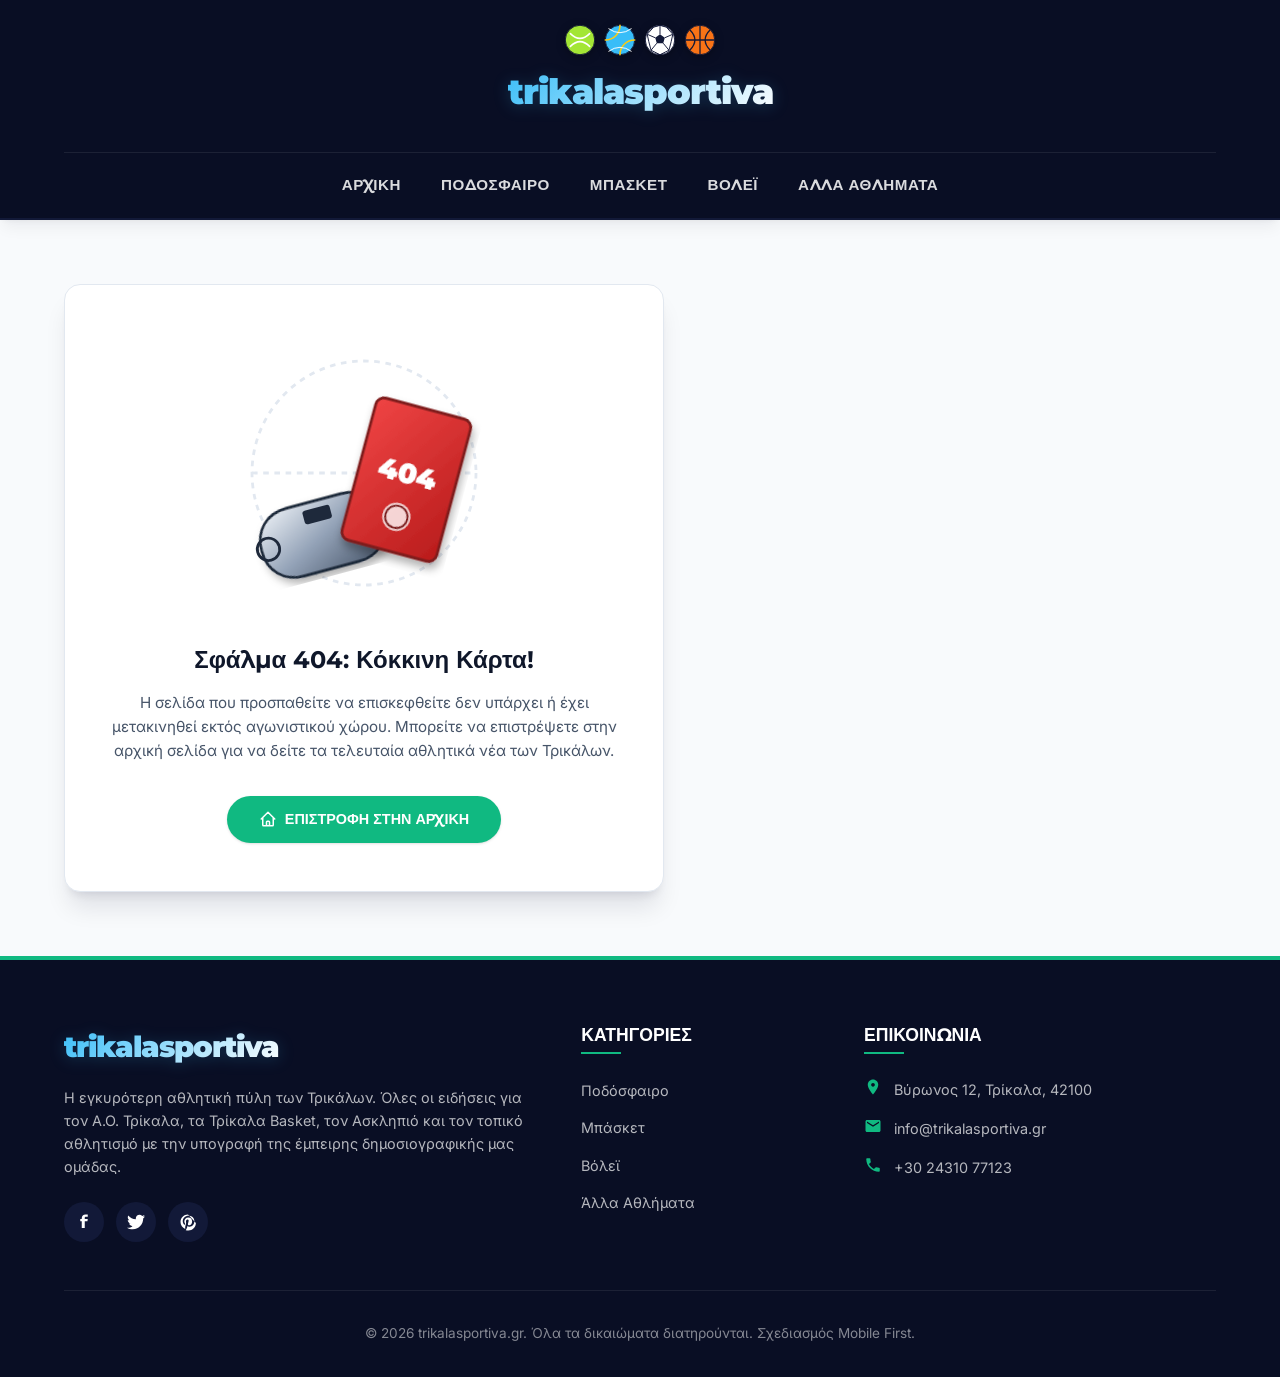
<file: article.html>
<!DOCTYPE html>
<html lang="el">
<head>
  <meta charset="UTF-8">
  <meta name="viewport" content="width=device-width, initial-scale=1.0">
  <meta name="description" content="Διαβάστε τις λεπτομέρειες του άρθρου, αναλύσεις αγώνων και σχόλια στο trikalasportiva.gr.">
  <title>Άρθρο | trikalasportiva.gr</title>
  
  <!-- Favicon -->
  <link rel="icon" type="image/svg+xml" href="data:image/svg+xml,<svg xmlns=%22http://www.w3.org/2000/svg%22 viewBox=%220 0 100 100%22><text y=%22.9em%22 font-size=%2290%22>⚽</text></svg>">
  
  <!-- CSS Stylesheet -->
  <link rel="stylesheet" href="css/style.css">
</head>
<body>

  <!-- Header Placeholder -->
  <div id="header-placeholder"></div>

  <!-- Breadcrumbs -->
  <div class="breadcrumbs-section">
    <div class="container">
      <nav class="breadcrumbs" id="breadcrumbs-placeholder" aria-label="Πλοήγηση Χαρτών">
        <!-- Dynamically loaded breadcrumbs -->
      </nav>
    </div>
  </div>

  <!-- Article Details Content -->
  <main id="main-content">
    <div class="container">
      <div class="article-grid">
        
        <!-- Main Column -->
        <div class="article-column">
          <article class="article-main">
            
            <header class="article-header">
              <!-- Hashtags below breadcrumbs -->
              <div class="article-tags" id="article-tags">
                <!-- Dynamically loaded tags -->
              </div>
              
              <!-- Title H1 -->
              <h1 class="article-title" id="article-title">Φόρτωση άρθρου...</h1>
              
              <div class="article-meta">
                <!-- Date of publication -->
                <div class="article-date" id="article-date">
                  <!-- Dynamically loaded date -->
                </div>
                
                <!-- Share icons top: Facebook, Twitter -->
                <div class="share-bar-top" id="share-bar-top">
                  <!-- Dynamically loaded top share buttons -->
                </div>
              </div>
            </header>

            <!-- Featured Image -->
            <div class="article-hero-image" id="article-image">
              <!-- Dynamically loaded image -->
            </div>

            <!-- Content -->
            <div class="article-body" id="article-content">
              <!-- Dynamically loaded paragraph HTML -->
            </div>

            <!-- Share bottom: Facebook, Twitter, Pinterest, Google -->
            <footer class="share-section-bottom">
              <h3 class="share-label">Μοιραστείτε το:</h3>
              <div class="share-bar-bottom" id="share-bar-bottom">
                <!-- Dynamically loaded bottom share buttons -->
              </div>
            </footer>

            <!-- Author Box (small author profile + link to author archive) -->
            <div class="author-box" id="article-author">
              <!-- Dynamically loaded author -->
            </div>

          </article>

          <!-- Related Articles (Схожі статті) -->
          <section class="related-articles">
            <h2 class="related-title">Σχετικά άρθρα</h2>
            <div class="news-grid" id="related-articles-grid">
              <!-- Dynamically loaded related articles -->
            </div>
          </section>
        </div>

        <!-- Sidebar (Popular Posts) -->
        <aside class="sidebar" aria-label="Δημοφιλή άρθρα">
          <div class="sidebar-widget">
            <h3 class="widget-title">Δημοφιλή Νέα</h3>
            <div class="popular-posts" id="popular-posts-widget">
              <!-- Dynamically loaded popular articles -->
            </div>
          </div>
        </aside>

      </div>
    </div>
  </main>

  <!-- Footer Placeholder -->
  <div id="footer-placeholder"></div>

  <!-- Core JavaScript Files -->
  <script src="js/data.js"></script>
  <script src="js/main.js"></script>
</body>
</html>
</file>
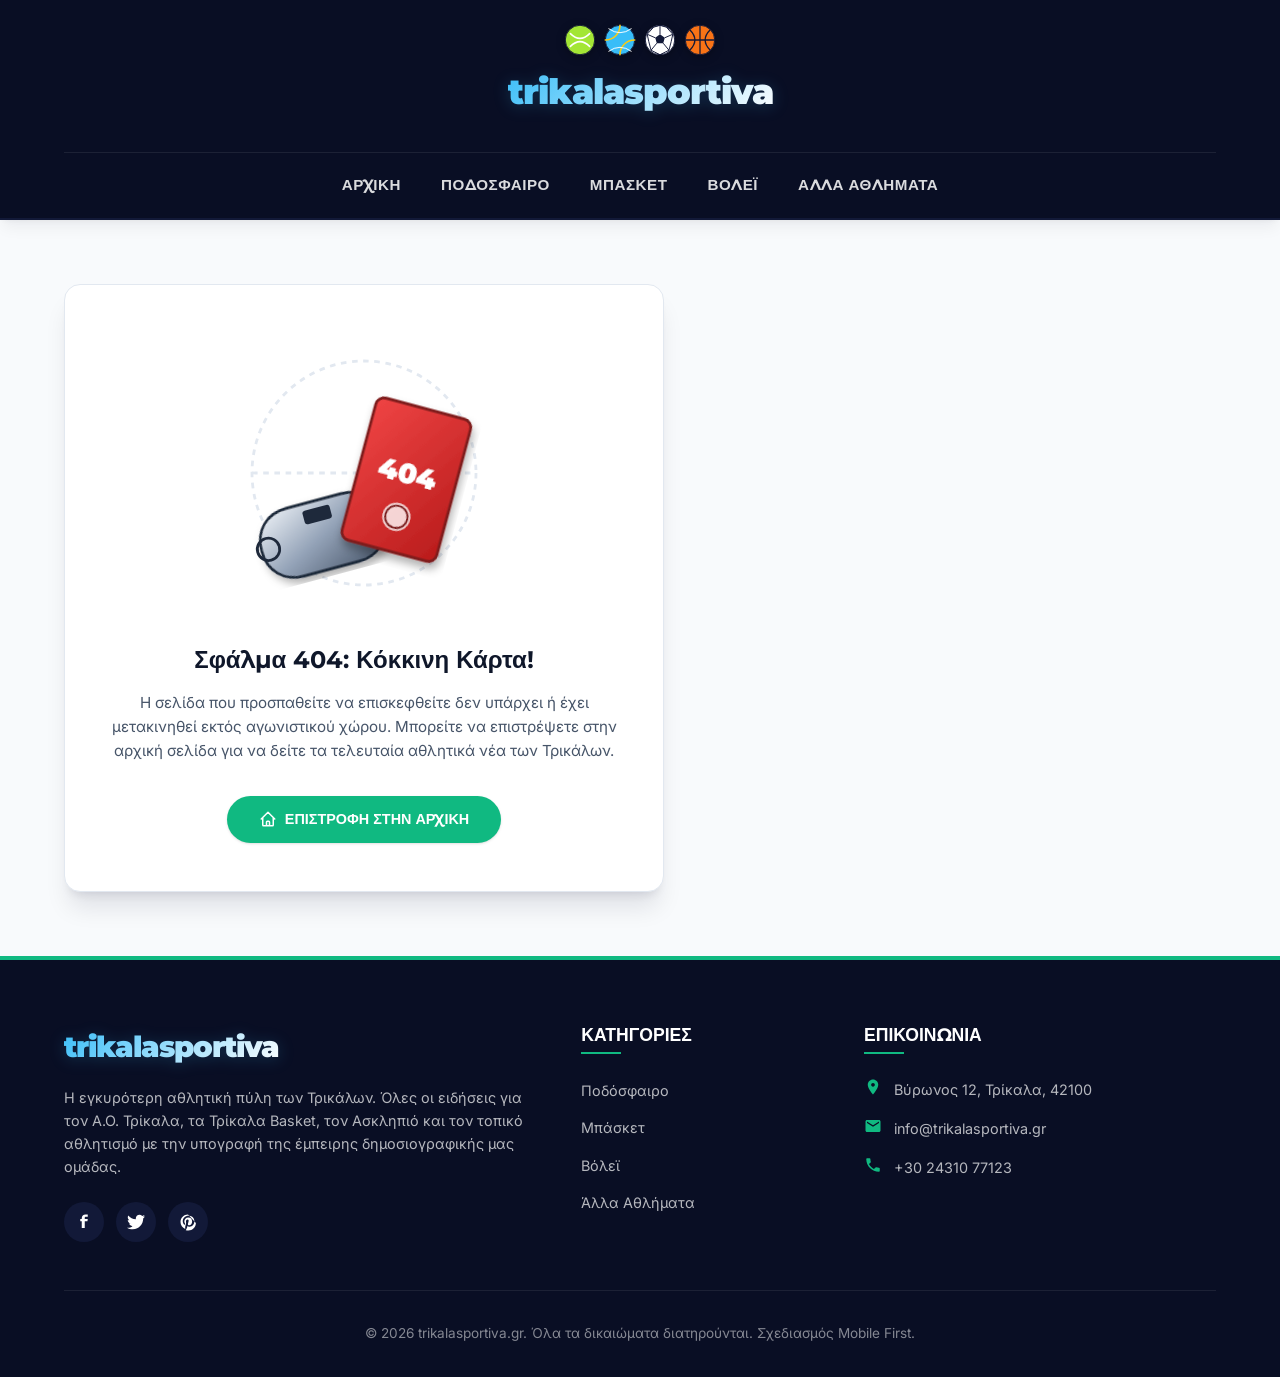
<file: author.html>
<!DOCTYPE html>
<html lang="el">
<head>
  <meta charset="UTF-8">
  <meta name="viewport" content="width=device-width, initial-scale=1.0">
  <meta name="description" content="Άρθρα, ρεπορτάζ και αναλύσεις από τους συντάκτες του trikalasportiva.gr.">
  <title>Συντάκτης | trikalasportiva.gr</title>

  <!-- Favicon -->
  <link rel="icon" type="image/svg+xml" href="data:image/svg+xml,<svg xmlns=%22http://www.w3.org/2000/svg%22 viewBox=%220 0 100 100%22><text y=%22.9em%22 font-size=%2290%22>⚽</text></svg>">

  <!-- CSS Stylesheet -->
  <link rel="stylesheet" href="css/style.css">
</head>
<body>

  <!-- Header Placeholder -->
  <div id="header-placeholder"></div>

  <!-- Breadcrumbs -->
  <div class="breadcrumbs-section">
    <div class="container">
      <nav class="breadcrumbs" id="breadcrumbs-placeholder" aria-label="Πλοήγηση Χαρτών">
        <!-- Dynamically loaded breadcrumbs -->
      </nav>
    </div>
  </div>

  <!-- Author Content -->
  <main id="main-content">
    <section class="category-section">
      <div class="container">

        <!-- Author Hero (avatar, name, role, bio, socials) -->
        <header class="author-hero" id="author-hero">
          <!-- Dynamically loaded author profile -->
          <div style="padding: 2rem 0; color: var(--color-text-muted);">Φόρτωση συντάκτη...</div>
        </header>

        <!-- Section title -->
        <div class="category-header">
          <span class="category-badge">Άρθρα του συντάκτη</span>
          <div class="category-line"></div>
        </div>

        <!-- News Cards Grid -->
        <div class="news-grid" id="author-news-grid">
          <!-- Dynamically loaded from js/main.js -->
          <div style="grid-column: 1/-1; text-align: center; padding: 3rem 0; color: var(--color-text-muted);">
            Φόρτωση άρθρων...
          </div>
        </div>

        <!-- Left-Aligned Pagination Placeholder -->
        <div class="pagination-container" id="pagination-placeholder">
          <!-- Dynamically loaded pagination -->
        </div>

      </div>
    </section>
  </main>

  <!-- Footer Placeholder -->
  <div id="footer-placeholder"></div>

  <!-- Core JavaScript Files -->
  <script src="js/data.js"></script>
  <script src="js/main.js"></script>
</body>
</html>
</file>
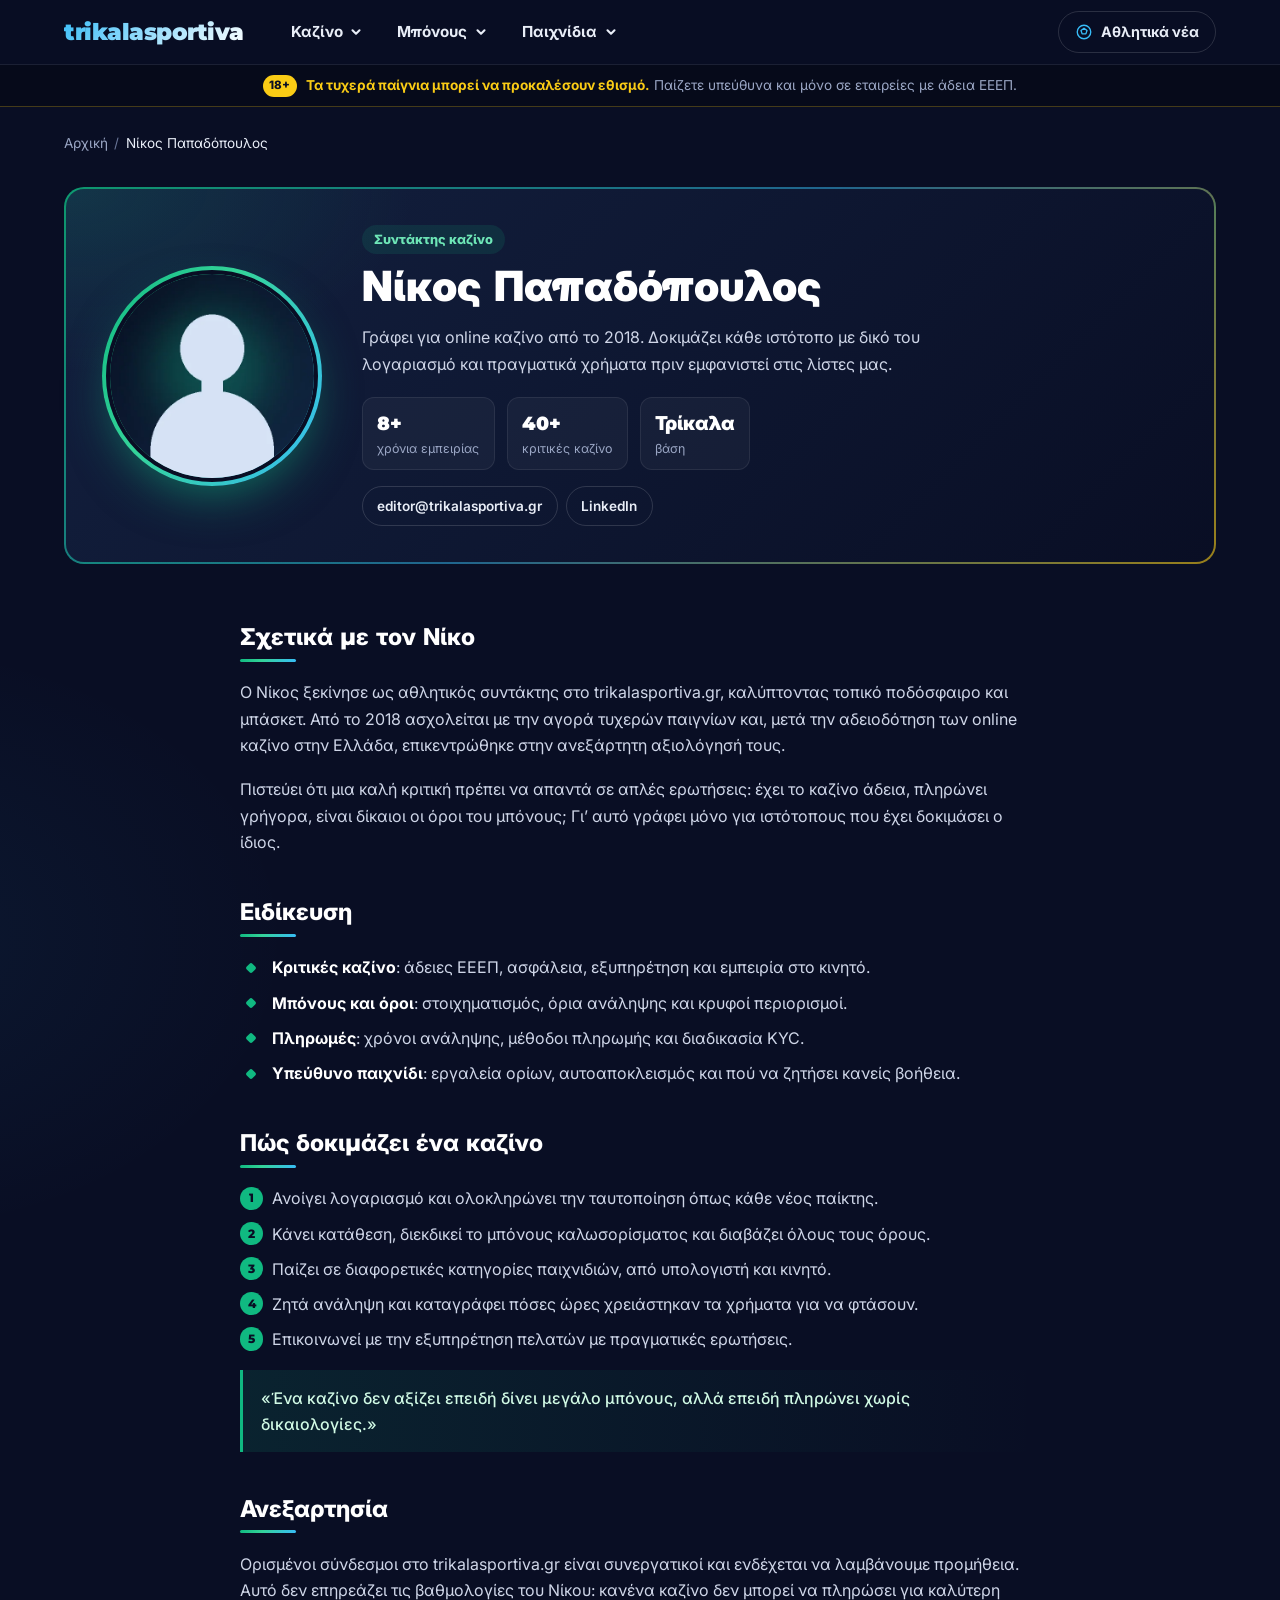
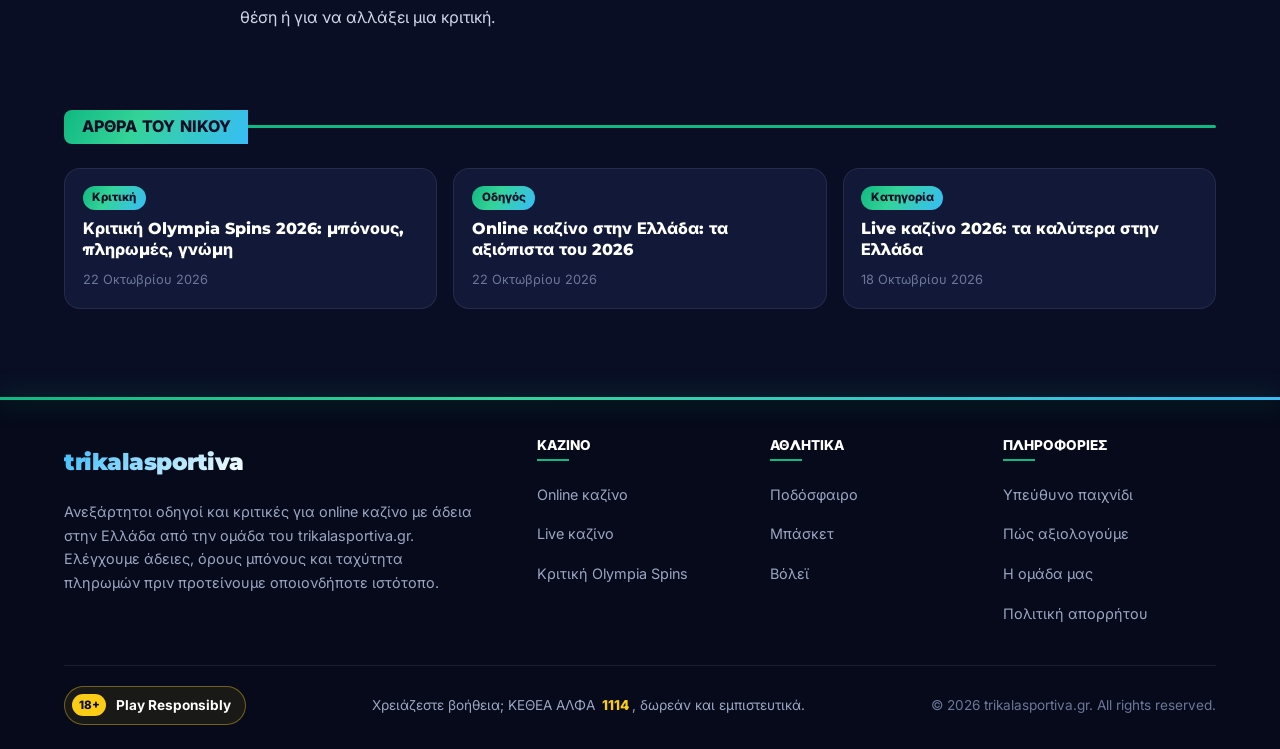
<file: casino-section/casino/author.html>
<!DOCTYPE html>
<html lang="el">
<head>
  <meta charset="UTF-8">
  <meta name="viewport" content="width=device-width, initial-scale=1, viewport-fit=cover">
  <title>Νίκος Παπαδόπουλος: Συντάκτης καζίνο | trikalasportiva.gr</title>
  <meta name="description" content="Γνωρίστε τον Νίκος Παπαδόπουλος, συντάκτη καζίνο του trikalasportiva.gr: εμπειρία, ειδίκευση και πώς δοκιμάζει κάθε online καζίνο.">
  <link rel="canonical" href="https://trikalasportiva.gr/casino/author.html">
  <meta property="og:type" content="website">
  <meta property="og:title" content="Νίκος Παπαδόπουλος: Συντάκτης καζίνο | trikalasportiva.gr">
  <meta property="og:description" content="Γνωρίστε τον Νίκος Παπαδόπουλος, συντάκτη καζίνο του trikalasportiva.gr: εμπειρία, ειδίκευση και πώς δοκιμάζει κάθε online καζίνο.">
  <meta property="og:url" content="https://trikalasportiva.gr/casino/author.html">
  <meta name="theme-color" content="#090e24">
  <link rel="icon" type="image/svg+xml" href="data:image/svg+xml,<svg xmlns=%22http://www.w3.org/2000/svg%22 viewBox=%220 0 100 100%22><text y=%22.9em%22 font-size=%2290%22>⚽</text></svg>">
  <link rel="preconnect" href="https://fonts.googleapis.com">
  <link rel="preconnect" href="https://fonts.gstatic.com" crossorigin>
  <link rel="stylesheet" href="css/casino.css">
  <script type="application/ld+json">
{
  "@context": "https://schema.org",
  "@type": "BreadcrumbList",
  "itemListElement": [
    {
      "@type": "ListItem",
      "position": 1,
      "name": "Αρχική",
      "item": "https://trikalasportiva.gr/casino/"
    },
    {
      "@type": "ListItem",
      "position": 2,
      "name": "Νίκος Παπαδόπουλος",
      "item": "https://trikalasportiva.gr/casino/author.html"
    }
  ]
}
  </script>
  <script type="application/ld+json">
{
  "@context": "https://schema.org",
  "@type": "ProfilePage",
  "dateModified": "2026-10-22",
  "mainEntity": {
    "@type": "Person",
    "name": "Νίκος Παπαδόπουλος",
    "jobTitle": "Συντάκτης καζίνο",
    "image": "https://trikalasportiva.gr/casino/img/author-nikos-papadopoulos.webp",
    "url": "https://trikalasportiva.gr/casino/author.html",
    "worksFor": {
      "@type": "Organization",
      "name": "trikalasportiva.gr",
      "url": "https://trikalasportiva.gr"
    },
    "knowsAbout": [
      "Online καζίνο",
      "Μπόνους καζίνο",
      "Υπεύθυνο παιχνίδι",
      "Ρυθμιστικό πλαίσιο ΕΕΕΠ"
    ],
    "sameAs": []
  }
}
  </script>
</head>
<body>

  <div class="read-progress" aria-hidden="true"><span class="read-progress__bar"></span></div>
  <header class="site-header">
    <div class="container site-header__inner">
      <a href="index.html" class="logo" aria-label="trikalasportiva casino — Αρχική"><span class="logo__text">trikalasportiva</span></a>
      <button class="burger" type="button" aria-controls="main-nav" aria-expanded="false" aria-label="Άνοιγμα μενού">
        <span class="burger__bar"></span><span class="burger__bar"></span><span class="burger__bar"></span>
      </button>
      <nav class="main-nav" id="main-nav" aria-label="Κύριο μενού">
        <ul class="main-nav__list">
          <li class="nav-item">
            <button class="nav-trigger" type="button" aria-expanded="false" aria-controls="mega-casino">Καζίνο<svg class="nav-trigger__chev" viewBox="0 0 12 12" aria-hidden="true"><path d="M3 4.5l3 3 3-3"/></svg></button>
            <div class="mega" id="mega-casino">
              <div class="mega__inner">
                <ul class="mega__links"><li><a class="mega-link mega-link--trophy" href="index.html"><span class="mega-link__icon"><svg viewBox="0 0 24 24" aria-hidden="true"><path d="M8 4h8v5a4 4 0 0 1-8 0z"/><path d="M8 6H5a3 3 0 0 0 3 4M16 6h3a3 3 0 0 1-3 4M12 13v4M8 20h8"/></svg></span><span class="mega-link__text"><strong>Κορυφαία καζίνο</strong><small>Η λίστα μας για το 2026</small></span></a></li><li><a class="mega-link mega-link--spark" href="category.html?c=new"><span class="mega-link__icon"><svg viewBox="0 0 24 24" aria-hidden="true"><path d="M12 3v4M12 17v4M3 12h4M17 12h4M6 6l2.5 2.5M15.5 15.5L18 18M18 6l-2.5 2.5M8.5 15.5L6 18"/></svg></span><span class="mega-link__text"><strong>Νέα καζίνο<em class="mega-link__badge">Νέο</em></strong><small>Άνοιξαν τους τελευταίους μήνες</small></span></a></li><li><a class="mega-link mega-link--bolt" href="category.html?c=fast-payout"><span class="mega-link__icon"><svg viewBox="0 0 24 24" aria-hidden="true"><path d="M13 3L5 14h6l-1 7 8-11h-6z"/></svg></span><span class="mega-link__text"><strong>Γρήγορες αναλήψεις</strong><small>Πληρωμή σε έως 24 ώρες</small></span></a></li><li><a class="mega-link mega-link--phone" href="category.html?c=mobile"><span class="mega-link__icon"><svg viewBox="0 0 24 24" aria-hidden="true"><rect x="7" y="3" width="10" height="18" rx="2"/><path d="M11 18h2"/></svg></span><span class="mega-link__text"><strong>Καζίνο για κινητό</strong><small>Οι καλύτερες εφαρμογές</small></span></a></li><li><a class="mega-link mega-link--star" href="review.html"><span class="mega-link__icon"><svg viewBox="0 0 24 24" aria-hidden="true"><path d="M12 3l2.7 5.6 6.1.9-4.4 4.3 1 6.1L12 17l-5.4 2.9 1-6.1L3.2 9.5l6.1-.9z"/></svg></span><span class="mega-link__text"><strong>Κριτικές</strong><small>Αναλυτικές δοκιμές με πραγματικά χρήματα</small></span></a></li></ul>
              </div>
            </div>
          </li>
          <li class="nav-item">
            <button class="nav-trigger" type="button" aria-expanded="false" aria-controls="mega-bonus">Μπόνους<svg class="nav-trigger__chev" viewBox="0 0 12 12" aria-hidden="true"><path d="M3 4.5l3 3 3-3"/></svg></button>
            <div class="mega" id="mega-bonus">
              <div class="mega__inner">
                <ul class="mega__links"><li><a class="mega-link mega-link--gift" href="category.html?c=welcome"><span class="mega-link__icon"><svg viewBox="0 0 24 24" aria-hidden="true"><rect x="4" y="9" width="16" height="11" rx="1.5"/><path d="M3 9h18M12 9v11M12 9c-2-4-6-4-6-1.5S10 9 12 9c2 0 6 1 6-1.5S14 5 12 9"/></svg></span><span class="mega-link__text"><strong>Μπόνους καλωσορίσματος</strong><small>Τα καλύτερα για νέους παίκτες</small></span></a></li><li><a class="mega-link mega-link--coin" href="category.html?c=no-deposit"><span class="mega-link__icon"><svg viewBox="0 0 24 24" aria-hidden="true"><circle cx="12" cy="12" r="8"/><path d="M12 8v8M9.5 10.5c0-1.4 5-1.4 5 0s-5 1.6-5 3 5 1.4 5 0"/></svg></span><span class="mega-link__text"><strong>Χωρίς κατάθεση</strong><small>Παίξτε χωρίς να καταθέσετε</small></span></a></li><li><a class="mega-link mega-link--spin" href="category.html?c=free-spins"><span class="mega-link__icon"><svg viewBox="0 0 24 24" aria-hidden="true"><circle cx="12" cy="12" r="8"/><path d="M12 4a8 8 0 0 1 8 8h-4"/><circle cx="12" cy="12" r="2"/></svg></span><span class="mega-link__text"><strong>Δωρεάν περιστροφές</strong><small>Free spins με δίκαιους όρους</small></span></a></li><li><a class="mega-link mega-link--back" href="category.html?c=cashback"><span class="mega-link__icon"><svg viewBox="0 0 24 24" aria-hidden="true"><path d="M4 12a8 8 0 1 0 2.3-5.7L4 8.6"/><path d="M4 4v4.6h4.6"/></svg></span><span class="mega-link__text"><strong>Cashback</strong><small>Επιστροφή μέρους των απωλειών</small></span></a></li></ul>
              </div>
            </div>
          </li>
          <li class="nav-item">
            <button class="nav-trigger" type="button" aria-expanded="false" aria-controls="mega-games">Παιχνίδια<svg class="nav-trigger__chev" viewBox="0 0 12 12" aria-hidden="true"><path d="M3 4.5l3 3 3-3"/></svg></button>
            <div class="mega" id="mega-games">
              <div class="mega__inner">
                <ul class="mega__links mega__links--2col"><li><a class="mega-link mega-link--slots" href="category.html?c=slots"><span class="mega-link__icon"><svg viewBox="0 0 48 48"><rect x="6" y="10" width="36" height="28" rx="5"/><path d="M18 10v28M30 10v28"/><circle cx="12" cy="24" r="2.5"/><circle cx="24" cy="24" r="2.5"/><circle cx="36" cy="24" r="2.5"/></svg></span><span class="mega-link__text"><strong>Φρουτάκια</strong><small>4.000+ τίτλοι</small></span></a></li><li><a class="mega-link mega-link--roulette" href="category.html?c=roulette"><span class="mega-link__icon"><svg viewBox="0 0 48 48"><circle cx="24" cy="24" r="18"/><circle cx="24" cy="24" r="7"/><path d="M24 6v11M24 31v11M6 24h11M31 24h11M11.3 11.3l7.8 7.8M28.9 28.9l7.8 7.8M36.7 11.3l-7.8 7.8M19.1 28.9l-7.8 7.8"/></svg></span><span class="mega-link__text"><strong>Ρουλέτα</strong><small>Ευρωπαϊκή και live</small></span></a></li><li><a class="mega-link mega-link--blackjack" href="category.html?c=blackjack"><span class="mega-link__icon"><svg viewBox="0 0 48 48"><rect x="7" y="10" width="20" height="28" rx="3" transform="rotate(-10 17 24)"/><rect x="21" y="10" width="20" height="28" rx="3" transform="rotate(10 31 24)"/><path d="M31 19l-3.5 5h7z"/></svg></span><span class="mega-link__text"><strong>Blackjack</strong><small>Κλασικό και multi-hand</small></span></a></li><li><a class="mega-link mega-link--live" href="category.html"><span class="mega-link__icon"><svg viewBox="0 0 48 48"><rect x="5" y="13" width="28" height="22" rx="4"/><path d="M33 21l10-6v18l-10-6z"/><circle cx="12" cy="19" r="2"/></svg></span><span class="mega-link__text"><strong>Live καζίνο</strong><small>Πραγματικοί ντίλερ</small></span></a></li><li><a class="mega-link mega-link--jackpot" href="category.html?c=jackpots"><span class="mega-link__icon"><svg viewBox="0 0 48 48"><path d="M10 18l8-9h12l8 9-14 21z"/><path d="M10 18h28M19 9l5 30M29 9l-5 30"/></svg></span><span class="mega-link__text"><strong>Jackpots</strong><small>Προοδευτικά έπαθλα</small></span></a></li><li><a class="mega-link mega-link--baccarat" href="category.html?c=baccarat"><span class="mega-link__icon"><svg viewBox="0 0 48 48"><circle cx="24" cy="24" r="17"/><path d="M24 14c-5 6-9 9-9 13a5 5 0 0 0 9 2 5 5 0 0 0 9-2c0-4-4-7-9-13z"/><path d="M21 34h6l-3-4z"/></svg></span><span class="mega-link__text"><strong>Μπακαρά</strong><small>Γρήγοροι γύροι</small></span></a></li></ul>
              </div>
            </div>
          </li>
        </ul>
        <a class="nav-sports" href="../index.html"><svg viewBox="0 0 24 24" aria-hidden="true"><circle cx="12" cy="12" r="9"/><path d="M12 7l4 3-1.5 4.5h-5L8 10z"/></svg>Αθλητικά νέα</a>
      </nav>
    </div>
    <div class="nav-backdrop" aria-hidden="true"></div>
  </header>

  <div class="gamble-warning" role="note">
    <div class="container">
      <p><span class="age-chip">18+</span><span><strong>Τα τυχερά παίγνια μπορεί να προκαλέσουν εθισμό.</strong> Παίζετε υπεύθυνα και μόνο σε εταιρείες με άδεια ΕΕΕΠ.</span></p>
    </div>
  </div>

  <main id="main">

  <nav class="breadcrumbs container" aria-label="Breadcrumb">
    <ol>
      <li><a href="index.html">Αρχική</a></li>
      <li><span aria-current="page">Νίκος Παπαδόπουλος</span></li>
    </ol>
  </nav>

    <section class="author-hero">
      <div class="container">
        <div class="author-hero__card">
          <div class="author-hero__photo">
            <img src="img/author-nikos-papadopoulos.webp" alt="Νίκος Παπαδόπουλος" width="240" height="240" fetchpriority="high">
          </div>
          <div class="author-hero__body">
            <p class="author-hero__role">Συντάκτης καζίνο</p>
            <h1 class="author-hero__name">Νίκος Παπαδόπουλος</h1>
            <p class="author-hero__lead">Γράφει για online καζίνο από το 2018. Δοκιμάζει κάθε ιστότοπο με δικό του λογαριασμό και πραγματικά χρήματα πριν εμφανιστεί στις λίστες μας.</p>
            <ul class="author-hero__facts">
              <li><strong>8+</strong><span>χρόνια εμπειρίας</span></li>
              <li><strong>40+</strong><span>κριτικές καζίνο</span></li>
              <li><strong>Τρίκαλα</strong><span>βάση</span></li>
            </ul>
            <ul class="author-hero__links">
              <li><a href="mailto:editor@trikalasportiva.gr">editor@trikalasportiva.gr</a></li>
              <li><a href="#" rel="me noopener">LinkedIn</a></li>
            </ul>
          </div>
        </div>
      </div>
    </section>

    <section class="section" aria-labelledby="about-title">
      <div class="container">
        <article class="prose author-about">
          <h2 id="about-title">Σχετικά με τον Νίκο</h2>
          <p>Ο Νίκος ξεκίνησε ως αθλητικός συντάκτης στο trikalasportiva.gr, καλύπτοντας τοπικό ποδόσφαιρο και μπάσκετ. Από το 2018 ασχολείται με την αγορά τυχερών παιγνίων και, μετά την αδειοδότηση των online καζίνο στην Ελλάδα, επικεντρώθηκε στην ανεξάρτητη αξιολόγησή τους.</p>
          <p>Πιστεύει ότι μια καλή κριτική πρέπει να απαντά σε απλές ερωτήσεις: έχει το καζίνο άδεια, πληρώνει γρήγορα, είναι δίκαιοι οι όροι του μπόνους; Γι’ αυτό γράφει μόνο για ιστότοπους που έχει δοκιμάσει ο ίδιος.</p>

          <h2>Ειδίκευση</h2>
          <ul>
            <li><strong>Κριτικές καζίνο</strong>: άδειες ΕΕΕΠ, ασφάλεια, εξυπηρέτηση και εμπειρία στο κινητό.</li>
            <li><strong>Μπόνους και όροι</strong>: στοιχηματισμός, όρια ανάληψης και κρυφοί περιορισμοί.</li>
            <li><strong>Πληρωμές</strong>: χρόνοι ανάληψης, μέθοδοι πληρωμής και διαδικασία KYC.</li>
            <li><strong>Υπεύθυνο παιχνίδι</strong>: εργαλεία ορίων, αυτοαποκλεισμός και πού να ζητήσει κανείς βοήθεια.</li>
          </ul>

          <h2>Πώς δοκιμάζει ένα καζίνο</h2>
          <ol>
            <li>Ανοίγει λογαριασμό και ολοκληρώνει την ταυτοποίηση όπως κάθε νέος παίκτης.</li>
            <li>Κάνει κατάθεση, διεκδικεί το μπόνους καλωσορίσματος και διαβάζει όλους τους όρους.</li>
            <li>Παίζει σε διαφορετικές κατηγορίες παιχνιδιών, από υπολογιστή και κινητό.</li>
            <li>Ζητά ανάληψη και καταγράφει πόσες ώρες χρειάστηκαν τα χρήματα για να φτάσουν.</li>
            <li>Επικοινωνεί με την εξυπηρέτηση πελατών με πραγματικές ερωτήσεις.</li>
          </ol>

          <blockquote>«Ένα καζίνο δεν αξίζει επειδή δίνει μεγάλο μπόνους, αλλά επειδή πληρώνει χωρίς δικαιολογίες.»</blockquote>

          <h2>Ανεξαρτησία</h2>
          <p>Ορισμένοι σύνδεσμοι στο trikalasportiva.gr είναι συνεργατικοί και ενδέχεται να λαμβάνουμε προμήθεια. Αυτό δεν επηρεάζει τις βαθμολογίες του Νίκου: κανένα καζίνο δεν μπορεί να πληρώσει για καλύτερη θέση ή για να αλλάξει μια κριτική.</p>
        </article>
      </div>
    </section>

    <section class="section" aria-labelledby="author-posts">
      <div class="container">
        <div class="section-head"><h2 id="author-posts">Άρθρα του Νίκου</h2></div>
        <ul class="post-list">
          <li><a class="post-card" href="review.html"><span class="post-card__tag">Κριτική</span><span class="post-card__title">Κριτική Olympia Spins 2026: μπόνους, πληρωμές, γνώμη</span><span class="post-card__date">22 Οκτωβρίου 2026</span></a></li>
          <li><a class="post-card" href="index.html"><span class="post-card__tag">Οδηγός</span><span class="post-card__title">Online καζίνο στην Ελλάδα: τα αξιόπιστα του 2026</span><span class="post-card__date">22 Οκτωβρίου 2026</span></a></li>
          <li><a class="post-card" href="category.html"><span class="post-card__tag">Κατηγορία</span><span class="post-card__title">Live καζίνο 2026: τα καλύτερα στην Ελλάδα</span><span class="post-card__date">18 Οκτωβρίου 2026</span></a></li>
        </ul>
      </div>
    </section>
  </main>

  <footer class="site-footer">
    <div class="container">
      <div class="site-footer__grid">
        <div class="site-footer__about">
          <a href="index.html" class="logo"><span class="logo__text">trikalasportiva</span></a>
          <p>Ανεξάρτητοι οδηγοί και κριτικές για online καζίνο με άδεια στην Ελλάδα από την ομάδα του trikalasportiva.gr. Ελέγχουμε άδειες, όρους μπόνους και ταχύτητα πληρωμών πριν προτείνουμε οποιονδήποτε ιστότοπο.</p>
        </div>
        <div class="footer-menus">
          <nav class="footer-menu" aria-labelledby="fm-casino">
            <h2 id="fm-casino">Καζίνο</h2>
            <ul>
              <li><a href="index.html">Online καζίνο</a></li>
              <li><a href="category.html">Live καζίνο</a></li>
              <li><a href="review.html">Κριτική Olympia Spins</a></li>
            </ul>
          </nav>
          <nav class="footer-menu" aria-labelledby="fm-sport">
            <h2 id="fm-sport">Αθλητικά</h2>
            <ul>
              <li><a href="../category.html?c=football">Ποδόσφαιρο</a></li>
              <li><a href="../category.html?c=basketball">Μπάσκετ</a></li>
              <li><a href="../category.html?c=volleyball">Βόλεϊ</a></li>
            </ul>
          </nav>
          <nav class="footer-menu" aria-labelledby="fm-info">
            <h2 id="fm-info">Πληροφορίες</h2>
            <ul>
              <li><a href="#">Υπεύθυνο παιχνίδι</a></li>
              <li><a href="#">Πώς αξιολογούμε</a></li>
              <li><a href="author.html">Η ομάδα μας</a></li>
              <li><a href="#">Πολιτική απορρήτου</a></li>
            </ul>
          </nav>
        </div>
      </div>
      <div class="site-footer__bottom">
        <span class="rg-badge"><span class="age-chip">18+</span>Play Responsibly</span>
        <p class="footer-help">Χρειάζεστε βοήθεια; ΚΕΘΕΑ ΑΛΦΑ <a href="tel:1114">1114</a>, δωρεάν και εμπιστευτικά.</p>
        <p>© <span data-year>2026</span> trikalasportiva.gr. All rights reserved.</p>
      </div>
    </div>
  </footer>

  <button type="button" class="to-top" aria-label="Επιστροφή στην κορυφή" hidden><svg viewBox="0 0 24 24" aria-hidden="true"><path d="M12 5l-7 7m7-7l7 7M12 5v14"/></svg></button>

  <script src="js/casino.js" defer></script>
</body>
</html>
</file>
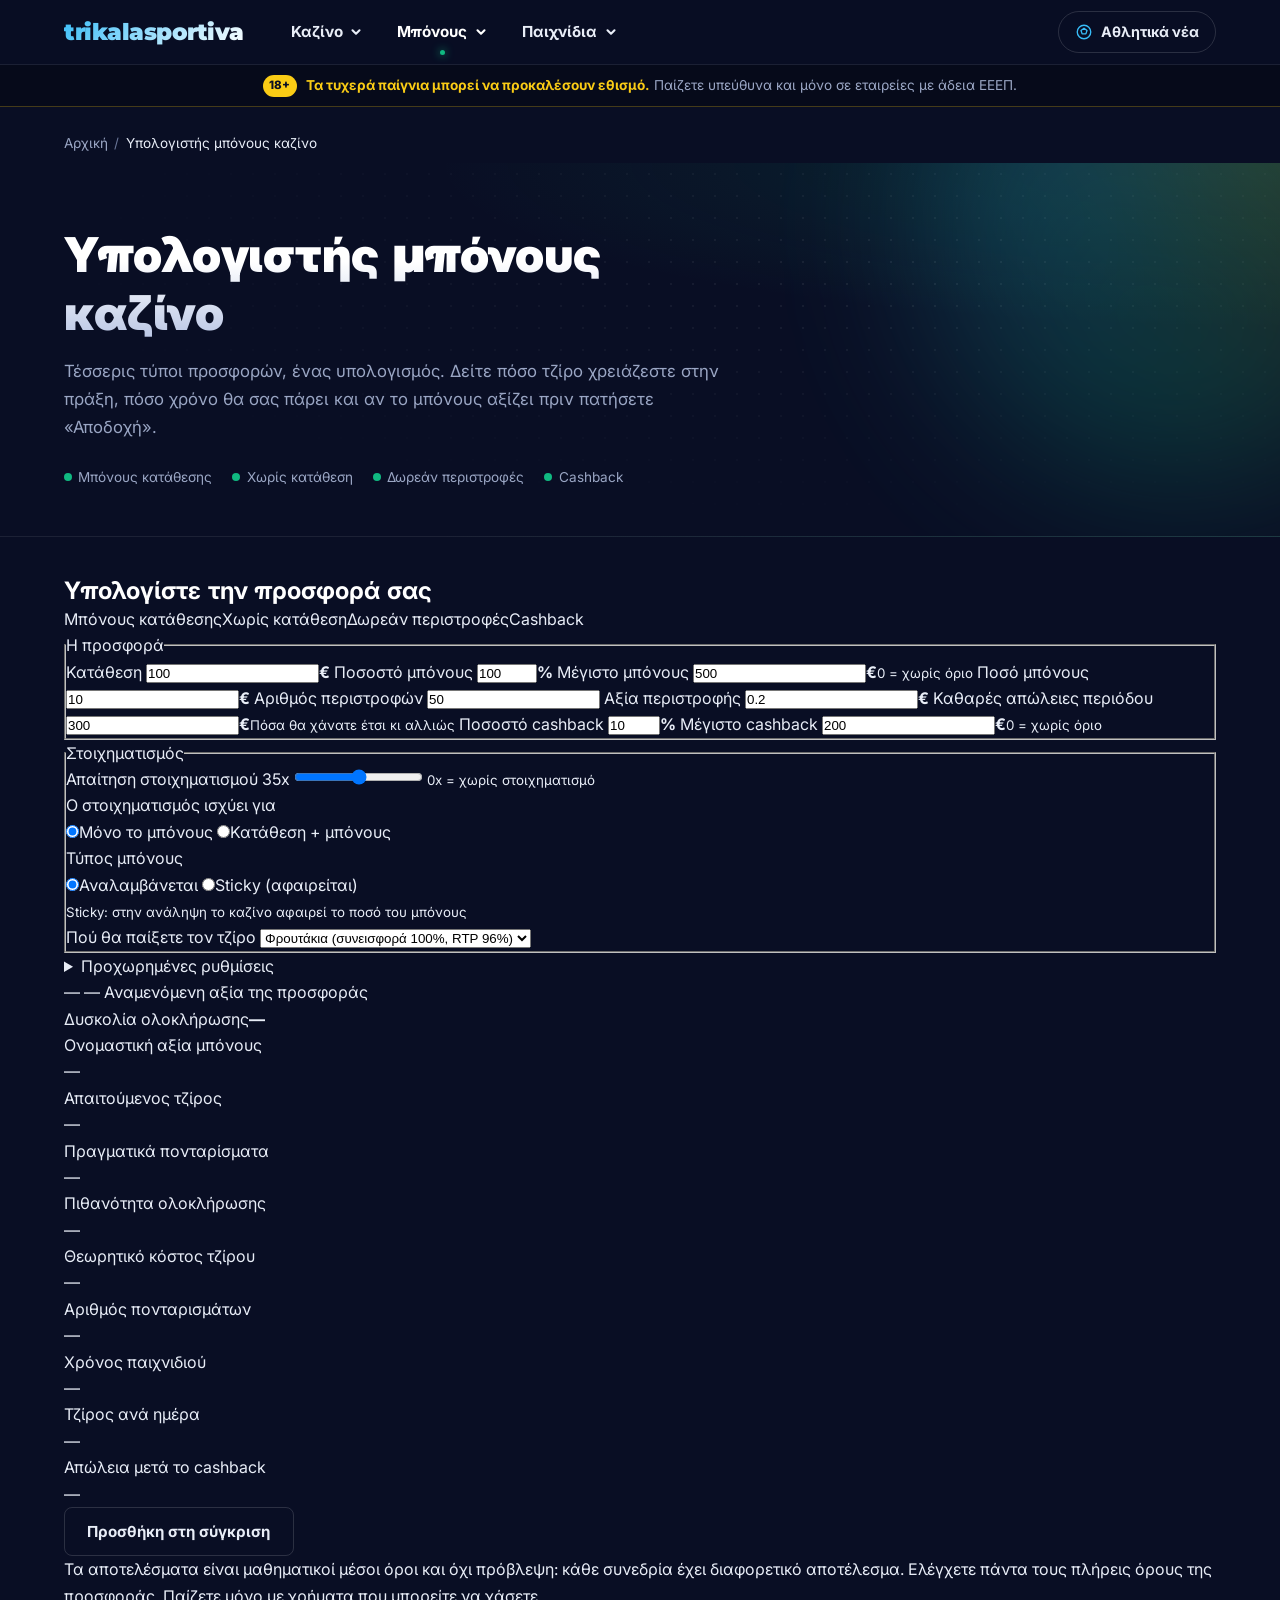
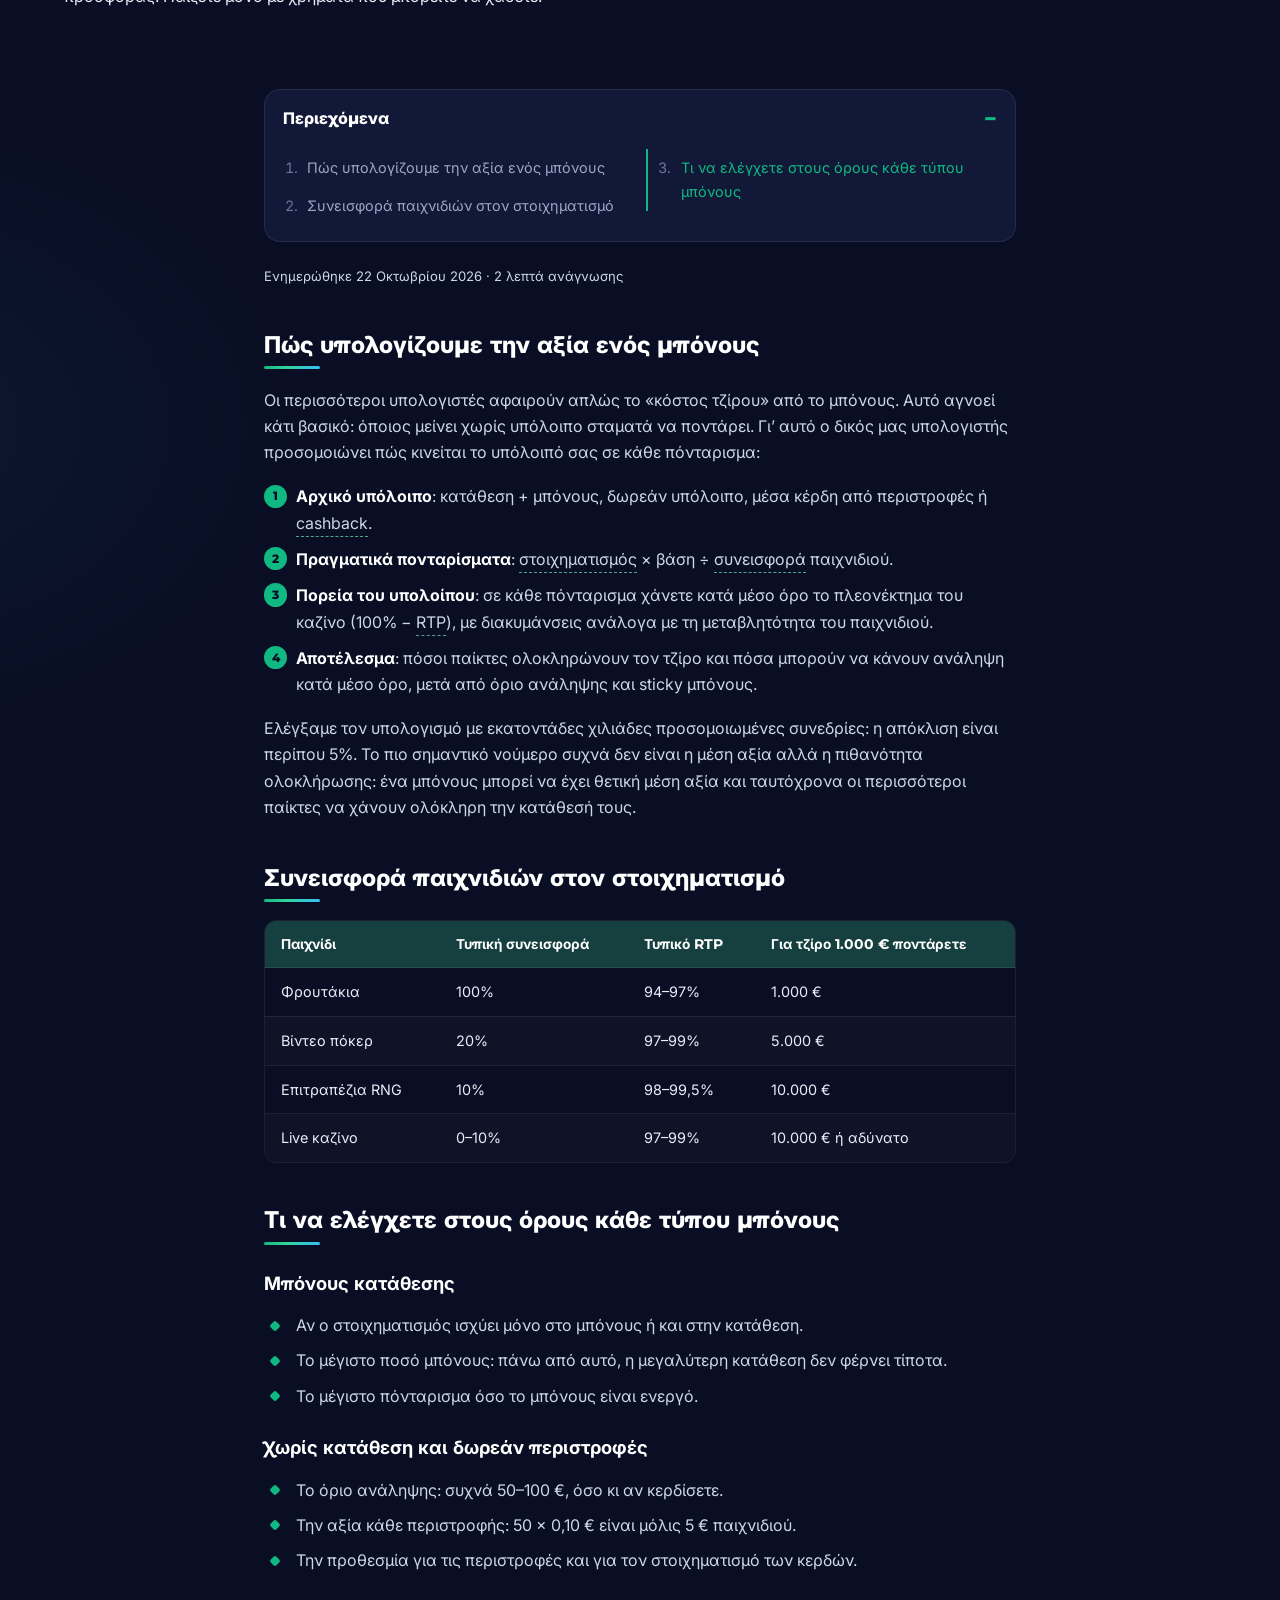
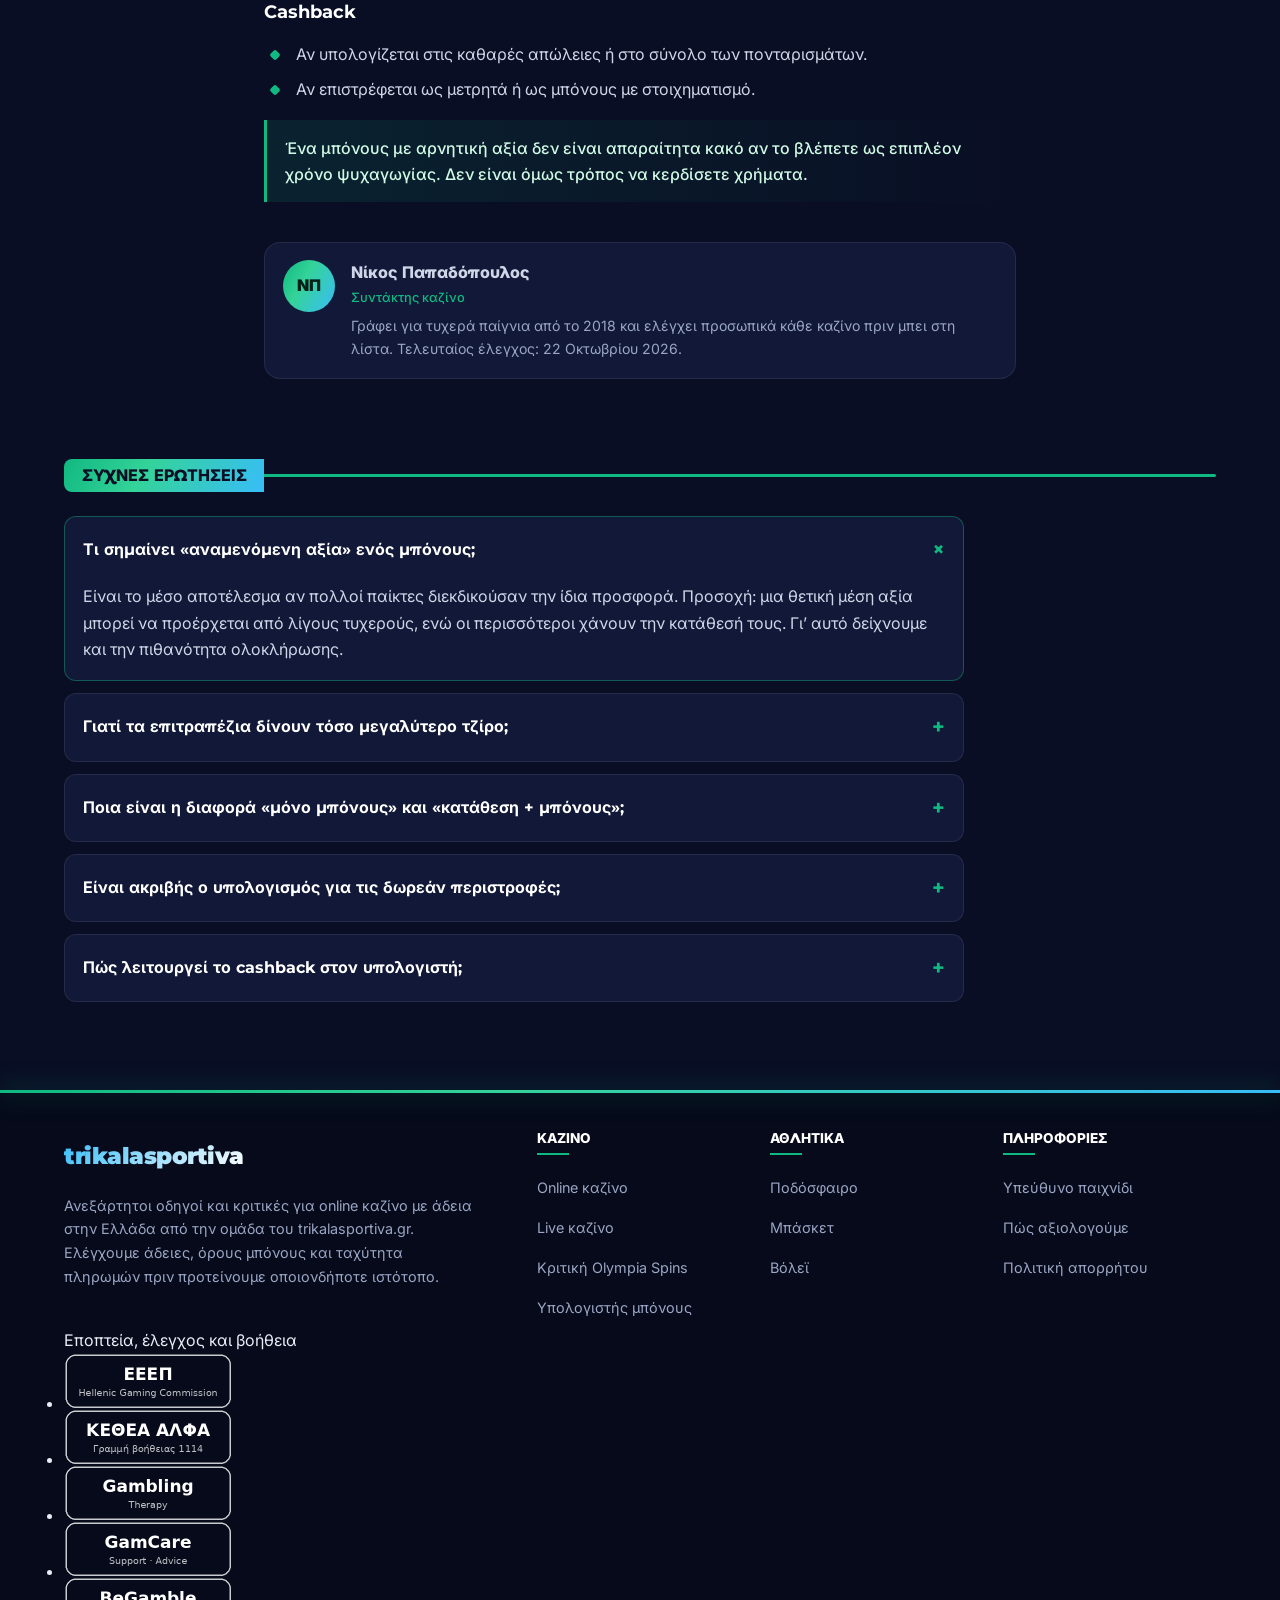
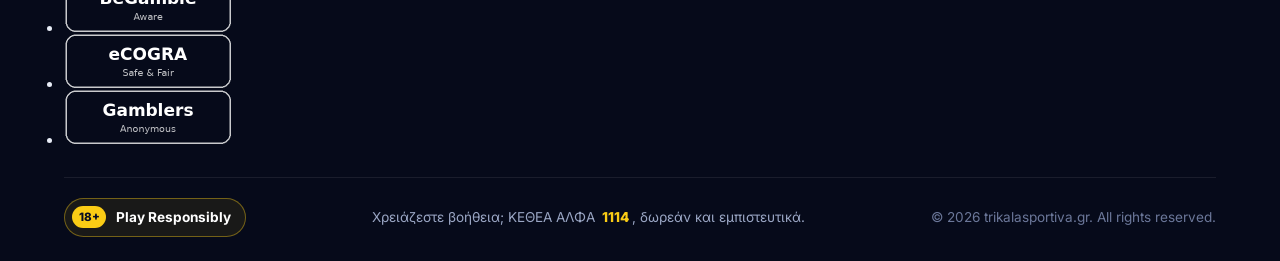
<file: casino-section/casino/calculator.html>
<!DOCTYPE html>
<html lang="el">
<head>
  <meta charset="UTF-8">
  <meta name="viewport" content="width=device-width, initial-scale=1, viewport-fit=cover">
  <title>Υπολογιστής μπόνους καζίνο: στοιχηματισμός, free spins, cashback | trikalasportiva.gr</title>
  <meta name="description" content="Υπολογίστε την πραγματική αξία κάθε μπόνους καζίνο: μπόνους κατάθεσης, χωρίς κατάθεση, δωρεάν περιστροφές και cashback, με συνεισφορά παιχνιδιών, RTP και όρια.">
  <link rel="canonical" href="https://trikalasportiva.gr/casino/calculator.html">
  <meta property="og:type" content="website">
  <meta property="og:title" content="Υπολογιστής μπόνους καζίνο: στοιχηματισμός, free spins, cashback | trikalasportiva.gr">
  <meta property="og:description" content="Υπολογίστε την πραγματική αξία κάθε μπόνους καζίνο: μπόνους κατάθεσης, χωρίς κατάθεση, δωρεάν περιστροφές και cashback, με συνεισφορά παιχνιδιών, RTP και όρια.">
  <meta property="og:url" content="https://trikalasportiva.gr/casino/calculator.html">
  <meta name="theme-color" content="#090e24">
  <link rel="icon" type="image/svg+xml" href="data:image/svg+xml,<svg xmlns=%22http://www.w3.org/2000/svg%22 viewBox=%220 0 100 100%22><text y=%22.9em%22 font-size=%2290%22>⚽</text></svg>">
  <link rel="preconnect" href="https://fonts.googleapis.com">
  <link rel="preconnect" href="https://fonts.gstatic.com" crossorigin>
  <link rel="stylesheet" href="css/casino.css">
  <script type="application/ld+json">
{
  "@context": "https://schema.org",
  "@type": "BreadcrumbList",
  "itemListElement": [
    {
      "@type": "ListItem",
      "position": 1,
      "name": "Αρχική",
      "item": "https://trikalasportiva.gr/casino/"
    },
    {
      "@type": "ListItem",
      "position": 2,
      "name": "Υπολογιστής μπόνους καζίνο",
      "item": "https://trikalasportiva.gr/casino/calculator.html"
    }
  ]
}
  </script>
  <script type="application/ld+json">
{
  "@context": "https://schema.org",
  "@type": "FAQPage",
  "mainEntity": [
    {
      "@type": "Question",
      "name": "Τι σημαίνει «αναμενόμενη αξία» ενός μπόνους;",
      "acceptedAnswer": {
        "@type": "Answer",
        "text": "Είναι το μέσο αποτέλεσμα αν πολλοί παίκτες διεκδικούσαν την ίδια προσφορά. Προσοχή: μια θετική μέση αξία μπορεί να προέρχεται από λίγους τυχερούς, ενώ οι περισσότεροι χάνουν την κατάθεσή τους. Γι’ αυτό δείχνουμε και την πιθανότητα ολοκλήρωσης."
      }
    },
    {
      "@type": "Question",
      "name": "Γιατί τα επιτραπέζια δίνουν τόσο μεγαλύτερο τζίρο;",
      "acceptedAnswer": {
        "@type": "Answer",
        "text": "Επειδή μετράνε συνήθως μόνο 10% στον στοιχηματισμό. Για τζίρο 1.000 € σε φρουτάκια ποντάρετε 1.000 €, ενώ σε blackjack με 10% συνεισφορά χρειάζεστε 10.000 €."
      }
    },
    {
      "@type": "Question",
      "name": "Ποια είναι η διαφορά «μόνο μπόνους» και «κατάθεση + μπόνους»;",
      "acceptedAnswer": {
        "@type": "Answer",
        "text": "Στο πρώτο ο πολλαπλασιαστής εφαρμόζεται μόνο στο ποσό του μπόνους. Στο δεύτερο εφαρμόζεται στο άθροισμα, οπότε το ίδιο 35x διπλασιάζει τον τζίρο σε προσφορά 100%."
      }
    },
    {
      "@type": "Question",
      "name": "Είναι ακριβής ο υπολογισμός για τις δωρεάν περιστροφές;",
      "acceptedAnswer": {
        "@type": "Answer",
        "text": "Υπολογίζουμε τα μέσα κέρδη ως αριθμό περιστροφών × αξία × RTP 96%. Το πραγματικό αποτέλεσμα εξαρτάται πολύ από τη μεταβλητότητα του φρουτακιού, γι’ αυτό το νούμερο είναι ενδεικτικό."
      }
    },
    {
      "@type": "Question",
      "name": "Πώς λειτουργεί το cashback στον υπολογιστή;",
      "acceptedAnswer": {
        "@type": "Answer",
        "text": "Βάζετε τις καθαρές απώλειες που θα είχατε σε μια περίοδο. Ο υπολογιστής δείχνει πόσα επιστρέφονται, πόσα «κοστίζει» τυχόν στοιχηματισμός πάνω στο cashback και ποια είναι τελικά η απώλειά σας."
      }
    }
  ]
}
  </script>
  <script type="application/ld+json">
{
  "@context": "https://schema.org",
  "@type": "WebApplication",
  "name": "Υπολογιστής μπόνους καζίνο",
  "applicationCategory": "FinanceApplication",
  "operatingSystem": "Any",
  "inLanguage": "el",
  "offers": {
    "@type": "Offer",
    "price": "0",
    "priceCurrency": "EUR"
  }
}
  </script>
</head>
<body>

  <div class="read-progress" aria-hidden="true"><span class="read-progress__bar"></span></div>
  <header class="site-header">
    <div class="container site-header__inner">
      <a href="index.html" class="logo" aria-label="trikalasportiva casino — Αρχική"><span class="logo__text">trikalasportiva</span></a>
      <button class="burger" type="button" aria-controls="main-nav" aria-expanded="false" aria-label="Άνοιγμα μενού">
        <span class="burger__bar"></span><span class="burger__bar"></span><span class="burger__bar"></span>
      </button>
      <nav class="main-nav" id="main-nav" aria-label="Κύριο μενού">
        <ul class="main-nav__list">
          <li class="nav-item">
            <button class="nav-trigger" type="button" aria-expanded="false" aria-controls="mega-casino">Καζίνο<svg class="nav-trigger__chev" viewBox="0 0 12 12" aria-hidden="true"><path d="M3 4.5l3 3 3-3"/></svg></button>
            <div class="mega" id="mega-casino">
              <div class="mega__inner">
                <ul class="mega__links"><li><a class="mega-link mega-link--trophy" href="index.html"><span class="mega-link__icon"><svg viewBox="0 0 24 24" aria-hidden="true"><path d="M8 4h8v5a4 4 0 0 1-8 0z"/><path d="M8 6H5a3 3 0 0 0 3 4M16 6h3a3 3 0 0 1-3 4M12 13v4M8 20h8"/></svg></span><span class="mega-link__text"><strong>Κορυφαία καζίνο</strong><small>Η λίστα μας για το 2026</small></span></a></li><li><a class="mega-link mega-link--spark" href="category.html?c=new"><span class="mega-link__icon"><svg viewBox="0 0 24 24" aria-hidden="true"><path d="M12 3v4M12 17v4M3 12h4M17 12h4M6 6l2.5 2.5M15.5 15.5L18 18M18 6l-2.5 2.5M8.5 15.5L6 18"/></svg></span><span class="mega-link__text"><strong>Νέα καζίνο<em class="mega-link__badge">Νέο</em></strong><small>Άνοιξαν τους τελευταίους μήνες</small></span></a></li><li><a class="mega-link mega-link--bolt" href="category.html?c=fast-payout"><span class="mega-link__icon"><svg viewBox="0 0 24 24" aria-hidden="true"><path d="M13 3L5 14h6l-1 7 8-11h-6z"/></svg></span><span class="mega-link__text"><strong>Γρήγορες αναλήψεις</strong><small>Πληρωμή σε έως 24 ώρες</small></span></a></li><li><a class="mega-link mega-link--phone" href="category.html?c=mobile"><span class="mega-link__icon"><svg viewBox="0 0 24 24" aria-hidden="true"><rect x="7" y="3" width="10" height="18" rx="2"/><path d="M11 18h2"/></svg></span><span class="mega-link__text"><strong>Καζίνο για κινητό</strong><small>Οι καλύτερες εφαρμογές</small></span></a></li><li><a class="mega-link mega-link--star" href="review.html"><span class="mega-link__icon"><svg viewBox="0 0 24 24" aria-hidden="true"><path d="M12 3l2.7 5.6 6.1.9-4.4 4.3 1 6.1L12 17l-5.4 2.9 1-6.1L3.2 9.5l6.1-.9z"/></svg></span><span class="mega-link__text"><strong>Κριτικές</strong><small>Αναλυτικές δοκιμές με πραγματικά χρήματα</small></span></a></li></ul>
              </div>
            </div>
          </li>
          <li class="nav-item is-current">
            <button class="nav-trigger" type="button" aria-expanded="false" aria-controls="mega-bonus">Μπόνους<svg class="nav-trigger__chev" viewBox="0 0 12 12" aria-hidden="true"><path d="M3 4.5l3 3 3-3"/></svg></button>
            <div class="mega" id="mega-bonus">
              <div class="mega__inner">
                <ul class="mega__links"><li><a class="mega-link mega-link--gift" href="category.html?c=welcome"><span class="mega-link__icon"><svg viewBox="0 0 24 24" aria-hidden="true"><rect x="4" y="9" width="16" height="11" rx="1.5"/><path d="M3 9h18M12 9v11M12 9c-2-4-6-4-6-1.5S10 9 12 9c2 0 6 1 6-1.5S14 5 12 9"/></svg></span><span class="mega-link__text"><strong>Μπόνους καλωσορίσματος</strong><small>Τα καλύτερα για νέους παίκτες</small></span></a></li><li><a class="mega-link mega-link--coin" href="category.html?c=no-deposit"><span class="mega-link__icon"><svg viewBox="0 0 24 24" aria-hidden="true"><circle cx="12" cy="12" r="8"/><path d="M12 8v8M9.5 10.5c0-1.4 5-1.4 5 0s-5 1.6-5 3 5 1.4 5 0"/></svg></span><span class="mega-link__text"><strong>Χωρίς κατάθεση</strong><small>Παίξτε χωρίς να καταθέσετε</small></span></a></li><li><a class="mega-link mega-link--spin" href="category.html?c=free-spins"><span class="mega-link__icon"><svg viewBox="0 0 24 24" aria-hidden="true"><circle cx="12" cy="12" r="8"/><path d="M12 4a8 8 0 0 1 8 8h-4"/><circle cx="12" cy="12" r="2"/></svg></span><span class="mega-link__text"><strong>Δωρεάν περιστροφές</strong><small>Free spins με δίκαιους όρους</small></span></a></li><li><a class="mega-link mega-link--back" href="category.html?c=cashback"><span class="mega-link__icon"><svg viewBox="0 0 24 24" aria-hidden="true"><path d="M4 12a8 8 0 1 0 2.3-5.7L4 8.6"/><path d="M4 4v4.6h4.6"/></svg></span><span class="mega-link__text"><strong>Cashback</strong><small>Επιστροφή μέρους των απωλειών</small></span></a></li><li><a class="mega-link mega-link--calc" href="calculator.html" aria-current="page"><span class="mega-link__icon"><svg viewBox="0 0 24 24" aria-hidden="true"><rect x="5" y="3" width="14" height="18" rx="2"/><path d="M8 7h8M8 11h2M12 11h2M16 11h0M8 15h2M12 15h2M8 18h2M12 18h4"/></svg></span><span class="mega-link__text"><strong>Υπολογιστής μπόνους<em class="mega-link__badge">Εργαλείο</em></strong><small>Δείτε αν μια προσφορά αξίζει</small></span></a></li></ul>
              </div>
            </div>
          </li>
          <li class="nav-item">
            <button class="nav-trigger" type="button" aria-expanded="false" aria-controls="mega-games">Παιχνίδια<svg class="nav-trigger__chev" viewBox="0 0 12 12" aria-hidden="true"><path d="M3 4.5l3 3 3-3"/></svg></button>
            <div class="mega" id="mega-games">
              <div class="mega__inner">
                <ul class="mega__links mega__links--2col"><li><a class="mega-link mega-link--slots" href="category.html?c=slots"><span class="mega-link__icon"><svg viewBox="0 0 48 48"><rect x="6" y="10" width="36" height="28" rx="5"/><path d="M18 10v28M30 10v28"/><circle cx="12" cy="24" r="2.5"/><circle cx="24" cy="24" r="2.5"/><circle cx="36" cy="24" r="2.5"/></svg></span><span class="mega-link__text"><strong>Φρουτάκια</strong><small>4.000+ τίτλοι</small></span></a></li><li><a class="mega-link mega-link--roulette" href="category.html?c=roulette"><span class="mega-link__icon"><svg viewBox="0 0 48 48"><circle cx="24" cy="24" r="18"/><circle cx="24" cy="24" r="7"/><path d="M24 6v11M24 31v11M6 24h11M31 24h11M11.3 11.3l7.8 7.8M28.9 28.9l7.8 7.8M36.7 11.3l-7.8 7.8M19.1 28.9l-7.8 7.8"/></svg></span><span class="mega-link__text"><strong>Ρουλέτα</strong><small>Ευρωπαϊκή και live</small></span></a></li><li><a class="mega-link mega-link--blackjack" href="category.html?c=blackjack"><span class="mega-link__icon"><svg viewBox="0 0 48 48"><rect x="7" y="10" width="20" height="28" rx="3" transform="rotate(-10 17 24)"/><rect x="21" y="10" width="20" height="28" rx="3" transform="rotate(10 31 24)"/><path d="M31 19l-3.5 5h7z"/></svg></span><span class="mega-link__text"><strong>Blackjack</strong><small>Κλασικό και multi-hand</small></span></a></li><li><a class="mega-link mega-link--live" href="category.html"><span class="mega-link__icon"><svg viewBox="0 0 48 48"><rect x="5" y="13" width="28" height="22" rx="4"/><path d="M33 21l10-6v18l-10-6z"/><circle cx="12" cy="19" r="2"/></svg></span><span class="mega-link__text"><strong>Live καζίνο</strong><small>Πραγματικοί ντίλερ</small></span></a></li><li><a class="mega-link mega-link--jackpot" href="category.html?c=jackpots"><span class="mega-link__icon"><svg viewBox="0 0 48 48"><path d="M10 18l8-9h12l8 9-14 21z"/><path d="M10 18h28M19 9l5 30M29 9l-5 30"/></svg></span><span class="mega-link__text"><strong>Jackpots</strong><small>Προοδευτικά έπαθλα</small></span></a></li><li><a class="mega-link mega-link--baccarat" href="category.html?c=baccarat"><span class="mega-link__icon"><svg viewBox="0 0 48 48"><circle cx="24" cy="24" r="17"/><path d="M24 14c-5 6-9 9-9 13a5 5 0 0 0 9 2 5 5 0 0 0 9-2c0-4-4-7-9-13z"/><path d="M21 34h6l-3-4z"/></svg></span><span class="mega-link__text"><strong>Μπακαρά</strong><small>Γρήγοροι γύροι</small></span></a></li></ul>
              </div>
            </div>
          </li>
        </ul>
        <a class="nav-sports" href="../index.html"><svg viewBox="0 0 24 24" aria-hidden="true"><circle cx="12" cy="12" r="9"/><path d="M12 7l4 3-1.5 4.5h-5L8 10z"/></svg>Αθλητικά νέα</a>
      </nav>
    </div>
    <div class="nav-backdrop" aria-hidden="true"></div>
  </header>

  <div class="gamble-warning" role="note">
    <div class="container">
      <p><span class="age-chip">18+</span><span><strong>Τα τυχερά παίγνια μπορεί να προκαλέσουν εθισμό.</strong> Παίζετε υπεύθυνα και μόνο σε εταιρείες με άδεια ΕΕΕΠ.</span></p>
    </div>
  </div>

  <main id="main">

  <nav class="breadcrumbs container" aria-label="Breadcrumb">
    <ol>
      <li><a href="index.html">Αρχική</a></li>
      <li><span aria-current="page">Υπολογιστής μπόνους καζίνο</span></li>
    </ol>
  </nav>

    <section class="hero hero--cat">
      <div class="container">
        <h1 class="hero__title">Υπολογιστής μπόνους καζίνο</h1>
        <p class="hero__lead">Τέσσερις τύποι προσφορών, ένας υπολογισμός. Δείτε πόσο τζίρο χρειάζεστε στην πράξη, πόσο χρόνο θα σας πάρει και αν το μπόνους αξίζει πριν πατήσετε «Αποδοχή».</p>
        <ul class="hero__facts">
          <li>Μπόνους κατάθεσης</li>
          <li>Χωρίς κατάθεση</li>
          <li>Δωρεάν περιστροφές</li>
          <li>Cashback</li>
        </ul>
      </div>
    </section>

    <section class="section" aria-labelledby="calc-title">
      <div class="container">
        <div class="bc" data-bcalc>
          <div class="bc-head">
            <h2 id="calc-title" class="bc-title">Υπολογίστε την προσφορά σας</h2>
            
          </div>

          <div class="bc-tabs" role="tablist" aria-label="Τύπος μπόνους"><button type="button" role="tab" class="bc-tab" id="bc-tab-deposit" data-type="deposit" aria-selected="true" aria-controls="bc-panel">Μπόνους κατάθεσης</button><button type="button" role="tab" class="bc-tab" id="bc-tab-nodep" data-type="nodep" aria-selected="false" aria-controls="bc-panel">Χωρίς κατάθεση</button><button type="button" role="tab" class="bc-tab" id="bc-tab-spins" data-type="spins" aria-selected="false" aria-controls="bc-panel">Δωρεάν περιστροφές</button><button type="button" role="tab" class="bc-tab" id="bc-tab-cashback" data-type="cashback" aria-selected="false" aria-controls="bc-panel">Cashback</button></div>

          <div class="bc-body" id="bc-panel" role="tabpanel" aria-labelledby="bc-tab-deposit">
            <form class="bc-form" novalidate onsubmit="return false">
              <fieldset class="bc-group">
                <legend>Η προσφορά</legend>
              <label class="bc-field" data-show="deposit">
                <span class="bc-label">Κατάθεση</span>
                <span class="bc-input"><input type="number" inputmode="decimal" name="deposit" value="100" min="0" step="5"><b>€</b></span>
              </label>

              <label class="bc-field" data-show="deposit">
                <span class="bc-label">Ποσοστό μπόνους</span>
                <span class="bc-input"><input type="number" inputmode="decimal" name="match" value="100" min="0" max="1000" step="5"><b>%</b></span>
              </label>

              <label class="bc-field" data-show="deposit">
                <span class="bc-label">Μέγιστο μπόνους</span>
                <span class="bc-input"><input type="number" inputmode="decimal" name="bonusCap" value="500" min="0" step="10"><b>€</b></span><small class="bc-hint">0 = χωρίς όριο</small>
              </label>

              <label class="bc-field" data-show="nodep">
                <span class="bc-label">Ποσό μπόνους</span>
                <span class="bc-input"><input type="number" inputmode="decimal" name="bonus" value="10" min="0" step="1"><b>€</b></span>
              </label>

              <label class="bc-field" data-show="spins">
                <span class="bc-label">Αριθμός περιστροφών</span>
                <span class="bc-input"><input type="number" inputmode="decimal" name="spins" value="50" min="0" step="5"><b></b></span>
              </label>

              <label class="bc-field" data-show="spins">
                <span class="bc-label">Αξία περιστροφής</span>
                <span class="bc-input"><input type="number" inputmode="decimal" name="spinValue" value="0.2" min="0" step="0.05"><b>€</b></span>
              </label>

              <label class="bc-field" data-show="cashback">
                <span class="bc-label">Καθαρές απώλειες περιόδου</span>
                <span class="bc-input"><input type="number" inputmode="decimal" name="losses" value="300" min="0" step="10"><b>€</b></span><small class="bc-hint">Πόσα θα χάνατε έτσι κι αλλιώς</small>
              </label>

              <label class="bc-field" data-show="cashback">
                <span class="bc-label">Ποσοστό cashback</span>
                <span class="bc-input"><input type="number" inputmode="decimal" name="cbRate" value="10" min="0" max="100" step="1"><b>%</b></span>
              </label>

              <label class="bc-field" data-show="cashback">
                <span class="bc-label">Μέγιστο cashback</span>
                <span class="bc-input"><input type="number" inputmode="decimal" name="cbCap" value="200" min="0" step="10"><b>€</b></span><small class="bc-hint">0 = χωρίς όριο</small>
              </label>

              </fieldset>

              <fieldset class="bc-group">
                <legend>Στοιχηματισμός</legend>
                <label class="bc-field bc-field--wide">
                  <span class="bc-label">Απαίτηση στοιχηματισμού <output data-out="wager">35x</output></span>
                  <input type="range" name="wager" min="0" max="70" step="1" value="35" class="bc-range">
                  <small class="bc-hint">0x = χωρίς στοιχηματισμό</small>
                </label>
                <div class="bc-field bc-field--wide" data-show="deposit">
                  <span class="bc-label" id="bc-base-label">Ο στοιχηματισμός ισχύει για</span>
                  <div class="bc-seg" role="radiogroup" aria-labelledby="bc-base-label">
                    <label><input type="radio" name="base" value="b" checked><span>Μόνο το μπόνους</span></label>
                    <label><input type="radio" name="base" value="db"><span>Κατάθεση + μπόνους</span></label>
                  </div>
                </div>
                <div class="bc-field bc-field--wide" data-show="deposit">
                  <span class="bc-label" id="bc-sticky-label">Τύπος μπόνους</span>
                  <div class="bc-seg" role="radiogroup" aria-labelledby="bc-sticky-label">
                    <label><input type="radio" name="sticky" value="normal" checked><span>Αναλαμβάνεται</span></label>
                    <label><input type="radio" name="sticky" value="sticky"><span>Sticky (αφαιρείται)</span></label>
                  </div>
                  <small class="bc-hint">Sticky: στην ανάληψη το καζίνο αφαιρεί το ποσό του μπόνους</small>
                </div>
                <label class="bc-field bc-field--wide">
                  <span class="bc-label">Πού θα παίξετε τον τζίρο</span>
                  <select name="game" class="bc-select">
                    <option value="slots" selected>Φρουτάκια (συνεισφορά 100%, RTP 96%)</option>
                    <option value="table">Επιτραπέζια RNG (10%, RTP 99%)</option>
                    <option value="live">Live καζίνο (10%, RTP 98,5%)</option>
                    <option value="poker">Βίντεο πόκερ (20%, RTP 98%)</option>
                  </select>
                </label>
              </fieldset>

              <details class="bc-adv">
                <summary>Προχωρημένες ρυθμίσεις</summary>
                <div class="bc-adv__grid">
              <label class="bc-field" data-show="all">
                <span class="bc-label">Συνεισφορά παιχνιδιού</span>
                <span class="bc-input"><input type="number" inputmode="decimal" name="contrib" value="100" min="0" max="100" step="5"><b>%</b></span>
              </label>

              <label class="bc-field" data-show="all">
                <span class="bc-label">RTP παιχνιδιού</span>
                <span class="bc-input"><input type="number" inputmode="decimal" name="rtp" value="96" min="80" max="99.9" step="0.1"><b>%</b></span>
              </label>

              <label class="bc-field" data-show="all">
                <span class="bc-label">Μέσο πόνταρισμα</span>
                <span class="bc-input"><input type="number" inputmode="decimal" name="bet" value="1" min="0.1" step="0.1"><b>€</b></span>
              </label>

                  <label class="bc-field">
                    <span class="bc-label">Μεταβλητότητα φρουτακιού</span>
                    <select name="vol" class="bc-select">
                      <option value="low">Χαμηλή</option>
                      <option value="mid" selected>Μέση</option>
                      <option value="high">Υψηλή</option>
                    </select>
                  </label>
              <label class="bc-field" data-show="deposit nodep spins">
                <span class="bc-label">Μέγιστο επιτρεπτό πόνταρισμα</span>
                <span class="bc-input"><input type="number" inputmode="decimal" name="maxBet" value="5" min="0" step="0.5"><b>€</b></span><small class="bc-hint">0 = χωρίς όριο</small>
              </label>

              <label class="bc-field" data-show="deposit nodep spins">
                <span class="bc-label">Μέγιστο ποσό ανάληψης</span>
                <span class="bc-input"><input type="number" inputmode="decimal" name="maxWin" value="0" min="0" step="10"><b>€</b></span><small class="bc-hint">0 = χωρίς όριο</small>
              </label>

              <label class="bc-field" data-show="deposit nodep spins cashback">
                <span class="bc-label">Προθεσμία στοιχηματισμού</span>
                <span class="bc-input"><input type="number" inputmode="decimal" name="days" value="30" min="0" step="1"><b>ημέρες</b></span><small class="bc-hint">0 = χωρίς προθεσμία</small>
              </label>

                </div>
              </details>
            </form>

            <div class="bc-result" aria-live="polite">
              <div class="bc-verdict" data-verdict>
                <span class="bc-verdict__label" data-r="verdict">—</span>
                <span class="bc-verdict__ev" data-r="ev">—</span>
                <span class="bc-verdict__cap">Αναμενόμενη αξία της προσφοράς</span>
              </div>

              <div class="bc-meter">
                <div class="bc-meter__top"><span>Δυσκολία ολοκλήρωσης</span><strong data-r="difficulty">—</strong></div>
                <div class="bc-meter__track"><span class="bc-meter__fill" data-r="meter"></span></div>
              </div>

              <dl class="bc-rows">
                <div><dt data-r="nominalLabel">Ονομαστική αξία μπόνους</dt><dd data-r="nominal">—</dd></div>
                <div><dt>Απαιτούμενος τζίρος</dt><dd data-r="turnover">—</dd></div>
                <div><dt>Πραγματικά πονταρίσματα</dt><dd data-r="real">—</dd></div>
                <div><dt>Πιθανότητα ολοκλήρωσης</dt><dd data-r="chance">—</dd></div>
                <div><dt>Θεωρητικό κόστος τζίρου</dt><dd data-r="loss" class="is-neg">—</dd></div>
                <div><dt>Αριθμός πονταρισμάτων</dt><dd data-r="bets">—</dd></div>
                <div><dt>Χρόνος παιχνιδιού</dt><dd data-r="time">—</dd></div>
                <div data-row="perday"><dt>Τζίρος ανά ημέρα</dt><dd data-r="perday">—</dd></div>
                <div data-row="net"><dt>Απώλεια μετά το cashback</dt><dd data-r="net">—</dd></div>
              </dl>

              <p class="bc-explain" data-r="explain"></p>
              <ul class="bc-warn" data-r="warnings"></ul>

              <button type="button" class="btn btn--ghost bc-add" data-add>Προσθήκη στη σύγκριση</button>
            </div>
          </div>

          <div class="bc-compare" data-compare hidden>
            <div class="bc-compare__head">
              <h3>Σύγκριση προσφορών</h3>
              <button type="button" class="link-btn" data-clear>Καθαρισμός</button>
            </div>
            <div class="table-wrap">
              <table class="bc-table">
                <thead><tr><th scope="col">Προσφορά</th><th scope="col">Μπόνους</th><th scope="col">Πραγματικός τζίρος</th><th scope="col">Δυσκολία</th><th scope="col">Αναμ. αξία</th><th scope="col"><span class="visually-hidden">Αφαίρεση</span></th></tr></thead>
                <tbody data-compare-body></tbody>
              </table>
            </div>
          </div>

          <p class="bc-note">Τα αποτελέσματα είναι μαθηματικοί μέσοι όροι και όχι πρόβλεψη: κάθε συνεδρία έχει διαφορετικό αποτέλεσμα. Ελέγχετε πάντα τους πλήρεις όρους της προσφοράς. Παίζετε μόνο με χρήματα που μπορείτε να χάσετε.</p>
        </div>
      </div>
    </section>


    <section class="section" aria-label="Οδηγός">
      <div class="container content-layout">
        <nav class="toc" aria-label="Περιεχόμενα">
          <button class="toc__toggle" type="button" aria-expanded="false" aria-controls="toc-list">Περιεχόμενα</button>
          <ol class="toc__list" id="toc-list" data-toc-list hidden></ol>
        </nav>
        <article class="prose" data-toc-content>
          <p class="prose-meta">Ενημερώθηκε 22 Οκτωβρίου 2026 · <span data-read-time>5</span> λεπτά ανάγνωσης</p>
          <h2>Πώς υπολογίζουμε την αξία ενός μπόνους</h2>
          <p>Οι περισσότεροι υπολογιστές αφαιρούν απλώς το «κόστος τζίρου» από το μπόνους. Αυτό αγνοεί κάτι βασικό: όποιος μείνει χωρίς υπόλοιπο σταματά να ποντάρει. Γι’ αυτό ο δικός μας υπολογιστής προσομοιώνει πώς κινείται το υπόλοιπό σας σε κάθε πόνταρισμα:</p>
          <ol>
            <li><strong>Αρχικό υπόλοιπο</strong>: κατάθεση + μπόνους, δωρεάν υπόλοιπο, μέσα κέρδη από περιστροφές ή cashback.</li>
            <li><strong>Πραγματικά πονταρίσματα</strong>: στοιχηματισμός × βάση ÷ συνεισφορά παιχνιδιού.</li>
            <li><strong>Πορεία του υπολοίπου</strong>: σε κάθε πόνταρισμα χάνετε κατά μέσο όρο το πλεονέκτημα του καζίνο (100% − RTP), με διακυμάνσεις ανάλογα με τη μεταβλητότητα του παιχνιδιού.</li>
            <li><strong>Αποτέλεσμα</strong>: πόσοι παίκτες ολοκληρώνουν τον τζίρο και πόσα μπορούν να κάνουν ανάληψη κατά μέσο όρο, μετά από όριο ανάληψης και sticky μπόνους.</li>
          </ol>
          <p>Ελέγξαμε τον υπολογισμό με εκατοντάδες χιλιάδες προσομοιωμένες συνεδρίες: η απόκλιση είναι περίπου 5%. Το πιο σημαντικό νούμερο συχνά δεν είναι η μέση αξία αλλά η πιθανότητα ολοκλήρωσης: ένα μπόνους μπορεί να έχει θετική μέση αξία και ταυτόχρονα οι περισσότεροι παίκτες να χάνουν ολόκληρη την κατάθεσή τους.</p>

          <h2>Συνεισφορά παιχνιδιών στον στοιχηματισμό</h2>
          <div class="table-wrap">
            <table>
              <thead><tr><th>Παιχνίδι</th><th>Τυπική συνεισφορά</th><th>Τυπικό RTP</th><th>Για τζίρο 1.000 € ποντάρετε</th></tr></thead>
              <tbody>
                <tr><td>Φρουτάκια</td><td>100%</td><td>94–97%</td><td>1.000 €</td></tr>
                <tr><td>Βίντεο πόκερ</td><td>20%</td><td>97–99%</td><td>5.000 €</td></tr>
                <tr><td>Επιτραπέζια RNG</td><td>10%</td><td>98–99,5%</td><td>10.000 €</td></tr>
                <tr><td>Live καζίνο</td><td>0–10%</td><td>97–99%</td><td>10.000 € ή αδύνατο</td></tr>
              </tbody>
            </table>
          </div>

          <h2>Τι να ελέγχετε στους όρους κάθε τύπου μπόνους</h2>
          <h3>Μπόνους κατάθεσης</h3>
          <ul>
            <li>Αν ο στοιχηματισμός ισχύει μόνο στο μπόνους ή και στην κατάθεση.</li>
            <li>Το μέγιστο ποσό μπόνους: πάνω από αυτό, η μεγαλύτερη κατάθεση δεν φέρνει τίποτα.</li>
            <li>Το μέγιστο πόνταρισμα όσο το μπόνους είναι ενεργό.</li>
          </ul>
          <h3>Χωρίς κατάθεση και δωρεάν περιστροφές</h3>
          <ul>
            <li>Το όριο ανάληψης: συχνά 50–100 €, όσο κι αν κερδίσετε.</li>
            <li>Την αξία κάθε περιστροφής: 50 × 0,10 € είναι μόλις 5 € παιχνιδιού.</li>
            <li>Την προθεσμία για τις περιστροφές και για τον στοιχηματισμό των κερδών.</li>
          </ul>
          <h3>Cashback</h3>
          <ul>
            <li>Αν υπολογίζεται στις καθαρές απώλειες ή στο σύνολο των πονταρισμάτων.</li>
            <li>Αν επιστρέφεται ως μετρητά ή ως μπόνους με στοιχηματισμό.</li>
          </ul>
          <blockquote>Ένα μπόνους με αρνητική αξία δεν είναι απαραίτητα κακό αν το βλέπετε ως επιπλέον χρόνο ψυχαγωγίας. Δεν είναι όμως τρόπος να κερδίσετε χρήματα.</blockquote>
          <aside class="author-box" aria-label="Συντάκτης">
            <span class="author-box__avatar" aria-hidden="true">ΝΠ</span>
            <div>
              <p class="author-box__name">Νίκος Παπαδόπουλος <span>Συντάκτης καζίνο</span></p>
              <p class="author-box__bio">Γράφει για τυχερά παίγνια από το 2018 και ελέγχει προσωπικά κάθε καζίνο πριν μπει στη λίστα. Τελευταίος έλεγχος: 22 Οκτωβρίου 2026.</p>
            </div>
          </aside>
        </article>
      </div>
    </section>


    <section class="section" aria-labelledby="faq-title">
      <div class="container">
        <div class="section-head"><h2 id="faq-title">Συχνές ερωτήσεις</h2></div>
        <div class="faq">
        <details class="faq__item" open>
          <summary class="faq__q">Τι σημαίνει «αναμενόμενη αξία» ενός μπόνους;</summary>
          <div class="faq__a"><p>Είναι το μέσο αποτέλεσμα αν πολλοί παίκτες διεκδικούσαν την ίδια προσφορά. Προσοχή: μια θετική μέση αξία μπορεί να προέρχεται από λίγους τυχερούς, ενώ οι περισσότεροι χάνουν την κατάθεσή τους. Γι’ αυτό δείχνουμε και την πιθανότητα ολοκλήρωσης.</p></div>
        </details>
        <details class="faq__item">
          <summary class="faq__q">Γιατί τα επιτραπέζια δίνουν τόσο μεγαλύτερο τζίρο;</summary>
          <div class="faq__a"><p>Επειδή μετράνε συνήθως μόνο 10% στον στοιχηματισμό. Για τζίρο 1.000 € σε φρουτάκια ποντάρετε 1.000 €, ενώ σε blackjack με 10% συνεισφορά χρειάζεστε 10.000 €.</p></div>
        </details>
        <details class="faq__item">
          <summary class="faq__q">Ποια είναι η διαφορά «μόνο μπόνους» και «κατάθεση + μπόνους»;</summary>
          <div class="faq__a"><p>Στο πρώτο ο πολλαπλασιαστής εφαρμόζεται μόνο στο ποσό του μπόνους. Στο δεύτερο εφαρμόζεται στο άθροισμα, οπότε το ίδιο 35x διπλασιάζει τον τζίρο σε προσφορά 100%.</p></div>
        </details>
        <details class="faq__item">
          <summary class="faq__q">Είναι ακριβής ο υπολογισμός για τις δωρεάν περιστροφές;</summary>
          <div class="faq__a"><p>Υπολογίζουμε τα μέσα κέρδη ως αριθμό περιστροφών × αξία × RTP 96%. Το πραγματικό αποτέλεσμα εξαρτάται πολύ από τη μεταβλητότητα του φρουτακιού, γι’ αυτό το νούμερο είναι ενδεικτικό.</p></div>
        </details>
        <details class="faq__item">
          <summary class="faq__q">Πώς λειτουργεί το cashback στον υπολογιστή;</summary>
          <div class="faq__a"><p>Βάζετε τις καθαρές απώλειες που θα είχατε σε μια περίοδο. Ο υπολογιστής δείχνει πόσα επιστρέφονται, πόσα «κοστίζει» τυχόν στοιχηματισμός πάνω στο cashback και ποια είναι τελικά η απώλειά σας.</p></div>
        </details>
        </div>
      </div>
    </section>

  </main>

  <footer class="site-footer">
    <div class="container">
      <div class="site-footer__grid">
        <div class="site-footer__about">
          <a href="index.html" class="logo"><span class="logo__text">trikalasportiva</span></a>
          <p>Ανεξάρτητοι οδηγοί και κριτικές για online καζίνο με άδεια στην Ελλάδα από την ομάδα του trikalasportiva.gr. Ελέγχουμε άδειες, όρους μπόνους και ταχύτητα πληρωμών πριν προτείνουμε οποιονδήποτε ιστότοπο.</p>
        </div>
        <div class="footer-menus">
          <nav class="footer-menu" aria-labelledby="fm-casino">
            <h2 id="fm-casino">Καζίνο</h2>
            <ul>
              <li><a href="index.html">Online καζίνο</a></li>
              <li><a href="category.html">Live καζίνο</a></li>
              <li><a href="review.html">Κριτική Olympia Spins</a></li>
              <li><a href="calculator.html">Υπολογιστής μπόνους</a></li>
            </ul>
          </nav>
          <nav class="footer-menu" aria-labelledby="fm-sport">
            <h2 id="fm-sport">Αθλητικά</h2>
            <ul>
              <li><a href="../category.html?c=football">Ποδόσφαιρο</a></li>
              <li><a href="../category.html?c=basketball">Μπάσκετ</a></li>
              <li><a href="../category.html?c=volleyball">Βόλεϊ</a></li>
            </ul>
          </nav>
          <nav class="footer-menu" aria-labelledby="fm-info">
            <h2 id="fm-info">Πληροφορίες</h2>
            <ul>
              <li><a href="#">Υπεύθυνο παιχνίδι</a></li>
              <li><a href="#">Πώς αξιολογούμε</a></li>
              <li><a href="#">Πολιτική απορρήτου</a></li>
            </ul>
          </nav>
        </div>
      </div>
      <div class="authority">
        <p class="authority__title">Εποπτεία, έλεγχος και βοήθεια</p>
        <ul class="authority__list"><li><a href="https://www.gamingcommission.gov.gr/" target="_blank" rel="noopener noreferrer" title="ΕΕΕΠ: Επιτροπή Εποπτείας και Ελέγχου Παιγνίων"><picture><source srcset="img/authority/eeep.webp" type="image/webp"><img src="img/authority/eeep.webp" alt="ΕΕΕΠ: Επιτροπή Εποπτείας και Ελέγχου Παιγνίων" width="168" height="56" loading="lazy" decoding="async"></picture></a></li><li><a href="https://www.kethea.gr/" target="_blank" rel="noopener noreferrer" title="ΚΕΘΕΑ ΑΛΦΑ: γραμμή βοήθειας 1114"><picture><source srcset="img/authority/kethea.webp" type="image/webp"><img src="img/authority/kethea.webp" alt="ΚΕΘΕΑ ΑΛΦΑ: γραμμή βοήθειας 1114" width="168" height="56" loading="lazy" decoding="async"></picture></a></li><li><a href="https://www.gamblingtherapy.org/" target="_blank" rel="noopener noreferrer" title="Gambling Therapy"><picture><source srcset="img/authority/gamblingtherapy.webp" type="image/webp"><img src="img/authority/gamblingtherapy.webp" alt="Gambling Therapy" width="168" height="56" loading="lazy" decoding="async"></picture></a></li><li><a href="https://www.gamcare.org.uk/" target="_blank" rel="noopener noreferrer" title="GamCare"><picture><source srcset="img/authority/gamcare.webp" type="image/webp"><img src="img/authority/gamcare.webp" alt="GamCare" width="168" height="56" loading="lazy" decoding="async"></picture></a></li><li><a href="https://www.begambleaware.org/" target="_blank" rel="noopener noreferrer" title="BeGambleAware"><picture><source srcset="img/authority/begambleaware.webp" type="image/webp"><img src="img/authority/begambleaware.webp" alt="BeGambleAware" width="168" height="56" loading="lazy" decoding="async"></picture></a></li><li><a href="https://ecogra.org/" target="_blank" rel="noopener noreferrer" title="eCOGRA: ανεξάρτητος έλεγχος παιχνιδιών"><picture><source srcset="img/authority/ecogra.webp" type="image/webp"><img src="img/authority/ecogra.webp" alt="eCOGRA: ανεξάρτητος έλεγχος παιχνιδιών" width="168" height="56" loading="lazy" decoding="async"></picture></a></li><li><a href="https://www.gamblersanonymous.org/" target="_blank" rel="noopener noreferrer" title="Ανώνυμοι Τζογαδόροι"><picture><source srcset="img/authority/ga.webp" type="image/webp"><img src="img/authority/ga.webp" alt="Ανώνυμοι Τζογαδόροι" width="168" height="56" loading="lazy" decoding="async"></picture></a></li></ul>
      </div>

      <div class="site-footer__bottom">
        <span class="rg-badge"><span class="age-chip">18+</span>Play Responsibly</span>
        <p class="footer-help">Χρειάζεστε βοήθεια; ΚΕΘΕΑ ΑΛΦΑ <a href="tel:1114">1114</a>, δωρεάν και εμπιστευτικά.</p>
        <p>© <span data-year>2026</span> trikalasportiva.gr. All rights reserved.</p>
      </div>
    </div>
  </footer>

  <button type="button" class="to-top" aria-label="Επιστροφή στην κορυφή" hidden><svg viewBox="0 0 24 24" aria-hidden="true"><path d="M12 5l-7 7m7-7l7 7M12 5v14"/></svg></button>

  <script src="js/casino.js" defer></script>
</body>
</html>
</file>
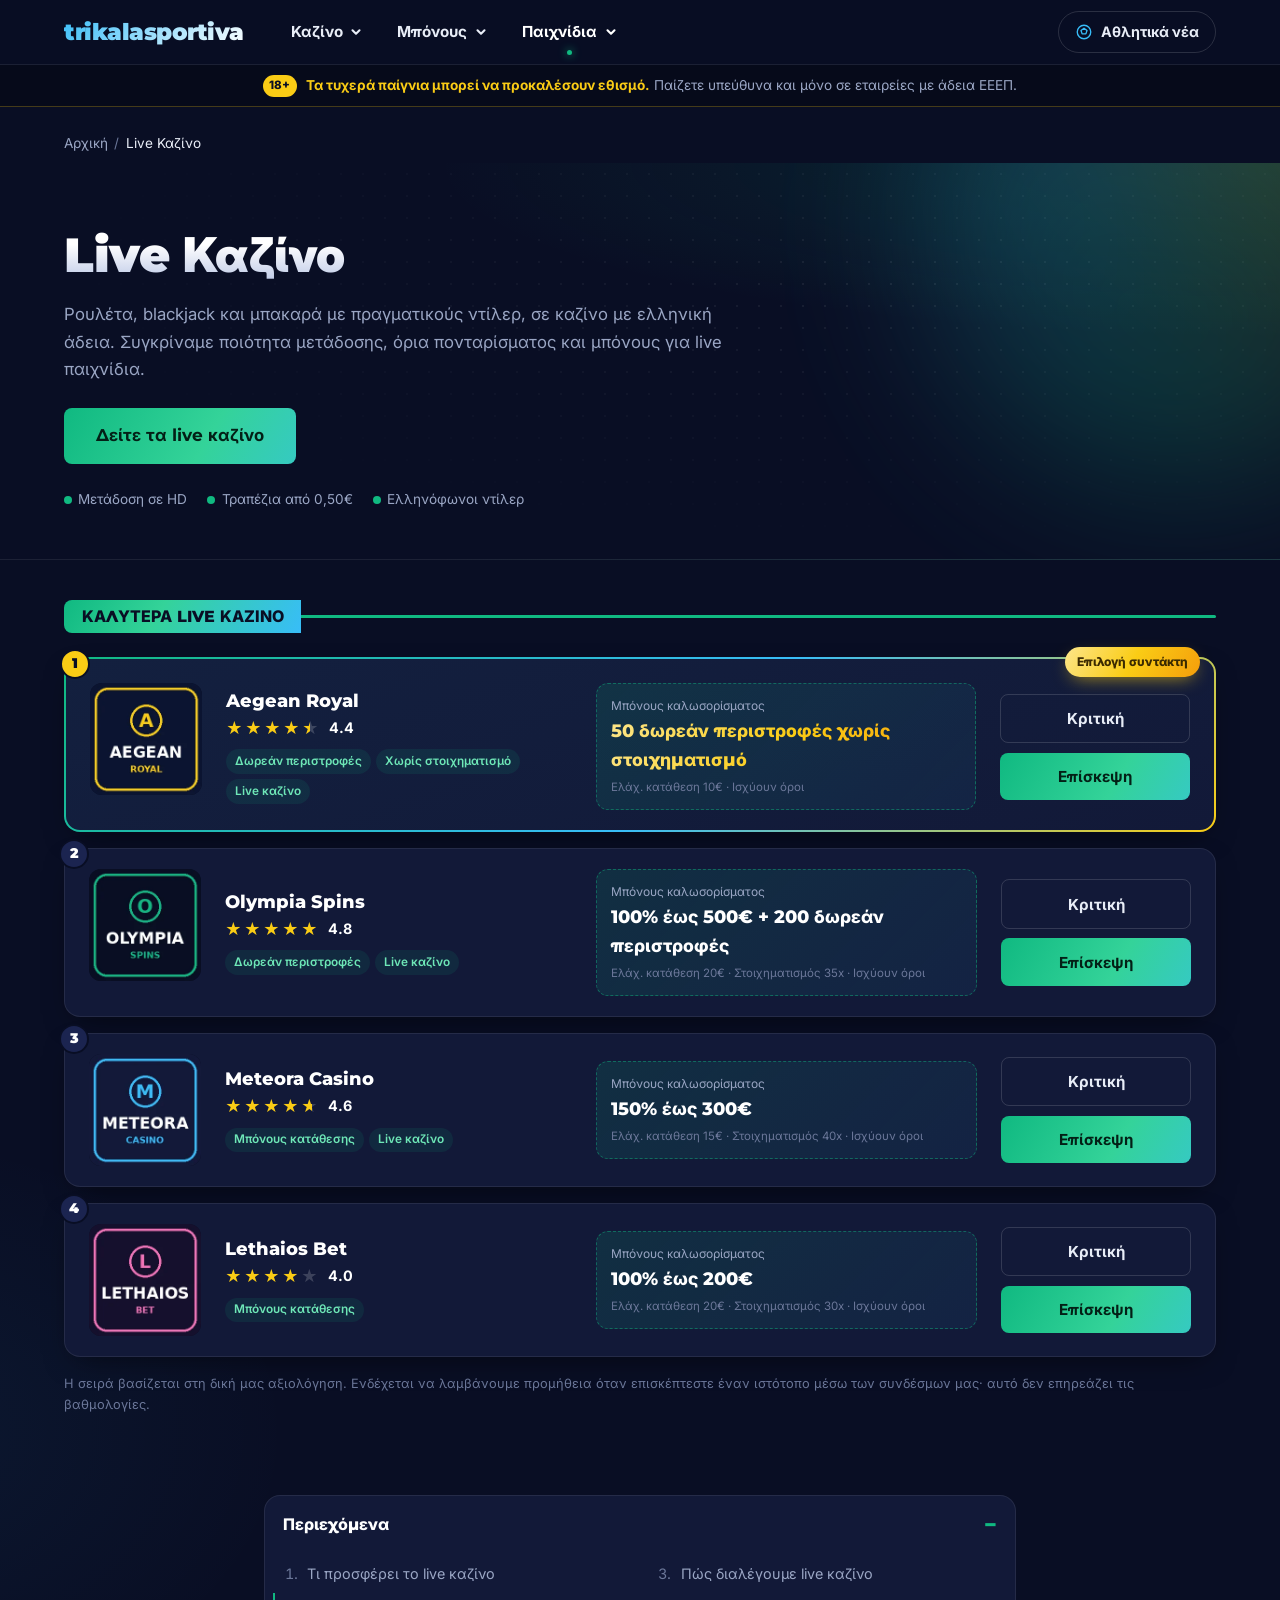
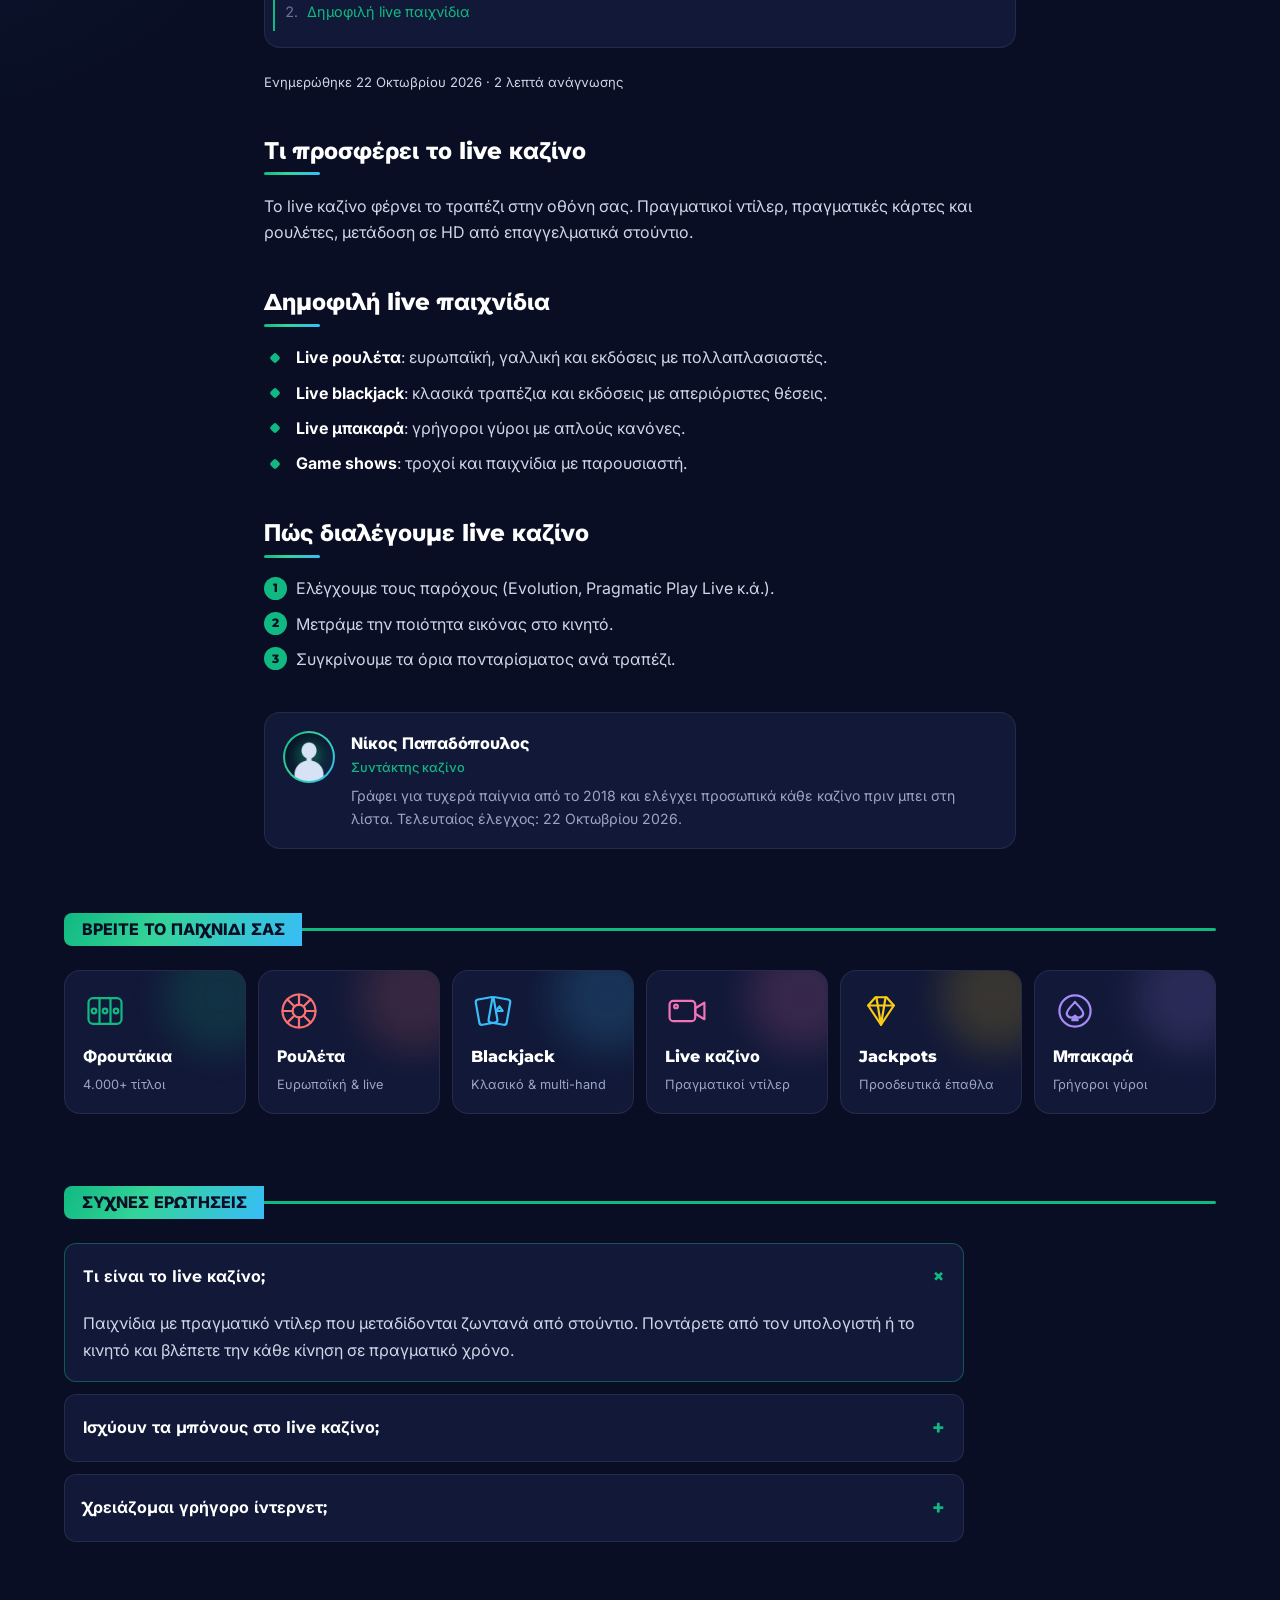
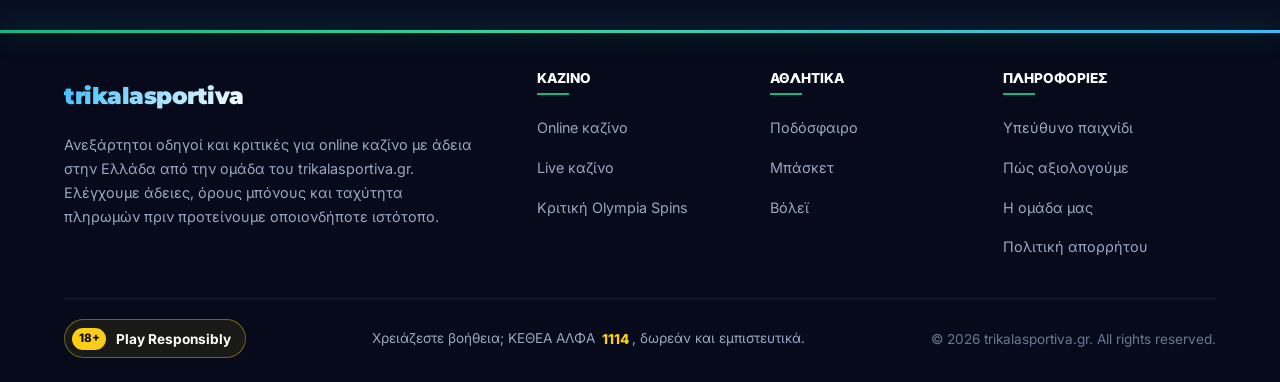
<file: casino-section/casino/category.html>
<!DOCTYPE html>
<html lang="el">
<head>
  <meta charset="UTF-8">
  <meta name="viewport" content="width=device-width, initial-scale=1, viewport-fit=cover">
  <title>Live Καζίνο 2026: Τα καλύτερα live καζίνο στην Ελλάδα | trikalasportiva.gr</title>
  <meta name="description" content="Παίξτε ρουλέτα, blackjack και μπακαρά με πραγματικούς ντίλερ. Τα καλύτερα live καζίνο με άδεια ΕΕΕΠ, βαθμολογίες και μπόνους.">
  <link rel="canonical" href="https://trikalasportiva.gr/casino/category.html">
  <meta property="og:type" content="website">
  <meta property="og:title" content="Live Καζίνο 2026: Τα καλύτερα live καζίνο στην Ελλάδα | trikalasportiva.gr">
  <meta property="og:description" content="Παίξτε ρουλέτα, blackjack και μπακαρά με πραγματικούς ντίλερ. Τα καλύτερα live καζίνο με άδεια ΕΕΕΠ, βαθμολογίες και μπόνους.">
  <meta property="og:url" content="https://trikalasportiva.gr/casino/category.html">
  <meta name="theme-color" content="#090e24">
  <link rel="icon" type="image/svg+xml" href="data:image/svg+xml,<svg xmlns=%22http://www.w3.org/2000/svg%22 viewBox=%220 0 100 100%22><text y=%22.9em%22 font-size=%2290%22>⚽</text></svg>">
  <link rel="preconnect" href="https://fonts.googleapis.com">
  <link rel="preconnect" href="https://fonts.gstatic.com" crossorigin>
  <link rel="stylesheet" href="css/casino.css">
  <script type="application/ld+json">
{
  "@context": "https://schema.org",
  "@type": "BreadcrumbList",
  "itemListElement": [
    {
      "@type": "ListItem",
      "position": 1,
      "name": "Αρχική",
      "item": "https://trikalasportiva.gr/casino/"
    },
    {
      "@type": "ListItem",
      "position": 2,
      "name": "Live Καζίνο",
      "item": "https://trikalasportiva.gr/casino/category.html"
    }
  ]
}
  </script>
  <script type="application/ld+json">
{
  "@context": "https://schema.org",
  "@type": "FAQPage",
  "mainEntity": [
    {
      "@type": "Question",
      "name": "Τι είναι το live καζίνο;",
      "acceptedAnswer": {
        "@type": "Answer",
        "text": "Παιχνίδια με πραγματικό ντίλερ που μεταδίδονται ζωντανά από στούντιο. Ποντάρετε από τον υπολογιστή ή το κινητό και βλέπετε την κάθε κίνηση σε πραγματικό χρόνο."
      }
    },
    {
      "@type": "Question",
      "name": "Ισχύουν τα μπόνους στο live καζίνο;",
      "acceptedAnswer": {
        "@type": "Answer",
        "text": "Συχνά μόνο εν μέρει. Πολλά καζίνο μετράνε τα live παιχνίδια στο 10% του στοιχηματισμού ή τα εξαιρούν τελείως, γι’ αυτό ελέγξτε τους όρους."
      }
    },
    {
      "@type": "Question",
      "name": "Χρειάζομαι γρήγορο ίντερνετ;",
      "acceptedAnswer": {
        "@type": "Answer",
        "text": "Μια σύνδεση 5 Mbps αρκεί για ομαλή εικόνα. Στο κινητό προτιμήστε Wi-Fi ή 4G/5G με καλό σήμα."
      }
    }
  ]
}
  </script>
</head>
<body>

  <div class="read-progress" aria-hidden="true"><span class="read-progress__bar"></span></div>
  <header class="site-header">
    <div class="container site-header__inner">
      <a href="index.html" class="logo" aria-label="trikalasportiva casino — Αρχική"><span class="logo__text">trikalasportiva</span></a>
      <button class="burger" type="button" aria-controls="main-nav" aria-expanded="false" aria-label="Άνοιγμα μενού">
        <span class="burger__bar"></span><span class="burger__bar"></span><span class="burger__bar"></span>
      </button>
      <nav class="main-nav" id="main-nav" aria-label="Κύριο μενού">
        <ul class="main-nav__list">
          <li class="nav-item">
            <button class="nav-trigger" type="button" aria-expanded="false" aria-controls="mega-casino">Καζίνο<svg class="nav-trigger__chev" viewBox="0 0 12 12" aria-hidden="true"><path d="M3 4.5l3 3 3-3"/></svg></button>
            <div class="mega" id="mega-casino">
              <div class="mega__inner">
                <ul class="mega__links"><li><a class="mega-link mega-link--trophy" href="index.html"><span class="mega-link__icon"><svg viewBox="0 0 24 24" aria-hidden="true"><path d="M8 4h8v5a4 4 0 0 1-8 0z"/><path d="M8 6H5a3 3 0 0 0 3 4M16 6h3a3 3 0 0 1-3 4M12 13v4M8 20h8"/></svg></span><span class="mega-link__text"><strong>Κορυφαία καζίνο</strong><small>Η λίστα μας για το 2026</small></span></a></li><li><a class="mega-link mega-link--spark" href="category.html?c=new"><span class="mega-link__icon"><svg viewBox="0 0 24 24" aria-hidden="true"><path d="M12 3v4M12 17v4M3 12h4M17 12h4M6 6l2.5 2.5M15.5 15.5L18 18M18 6l-2.5 2.5M8.5 15.5L6 18"/></svg></span><span class="mega-link__text"><strong>Νέα καζίνο<em class="mega-link__badge">Νέο</em></strong><small>Άνοιξαν τους τελευταίους μήνες</small></span></a></li><li><a class="mega-link mega-link--bolt" href="category.html?c=fast-payout"><span class="mega-link__icon"><svg viewBox="0 0 24 24" aria-hidden="true"><path d="M13 3L5 14h6l-1 7 8-11h-6z"/></svg></span><span class="mega-link__text"><strong>Γρήγορες αναλήψεις</strong><small>Πληρωμή σε έως 24 ώρες</small></span></a></li><li><a class="mega-link mega-link--phone" href="category.html?c=mobile"><span class="mega-link__icon"><svg viewBox="0 0 24 24" aria-hidden="true"><rect x="7" y="3" width="10" height="18" rx="2"/><path d="M11 18h2"/></svg></span><span class="mega-link__text"><strong>Καζίνο για κινητό</strong><small>Οι καλύτερες εφαρμογές</small></span></a></li><li><a class="mega-link mega-link--star" href="review.html"><span class="mega-link__icon"><svg viewBox="0 0 24 24" aria-hidden="true"><path d="M12 3l2.7 5.6 6.1.9-4.4 4.3 1 6.1L12 17l-5.4 2.9 1-6.1L3.2 9.5l6.1-.9z"/></svg></span><span class="mega-link__text"><strong>Κριτικές</strong><small>Αναλυτικές δοκιμές με πραγματικά χρήματα</small></span></a></li></ul>
              </div>
            </div>
          </li>
          <li class="nav-item">
            <button class="nav-trigger" type="button" aria-expanded="false" aria-controls="mega-bonus">Μπόνους<svg class="nav-trigger__chev" viewBox="0 0 12 12" aria-hidden="true"><path d="M3 4.5l3 3 3-3"/></svg></button>
            <div class="mega" id="mega-bonus">
              <div class="mega__inner">
                <ul class="mega__links"><li><a class="mega-link mega-link--gift" href="category.html?c=welcome"><span class="mega-link__icon"><svg viewBox="0 0 24 24" aria-hidden="true"><rect x="4" y="9" width="16" height="11" rx="1.5"/><path d="M3 9h18M12 9v11M12 9c-2-4-6-4-6-1.5S10 9 12 9c2 0 6 1 6-1.5S14 5 12 9"/></svg></span><span class="mega-link__text"><strong>Μπόνους καλωσορίσματος</strong><small>Τα καλύτερα για νέους παίκτες</small></span></a></li><li><a class="mega-link mega-link--coin" href="category.html?c=no-deposit"><span class="mega-link__icon"><svg viewBox="0 0 24 24" aria-hidden="true"><circle cx="12" cy="12" r="8"/><path d="M12 8v8M9.5 10.5c0-1.4 5-1.4 5 0s-5 1.6-5 3 5 1.4 5 0"/></svg></span><span class="mega-link__text"><strong>Χωρίς κατάθεση</strong><small>Παίξτε χωρίς να καταθέσετε</small></span></a></li><li><a class="mega-link mega-link--spin" href="category.html?c=free-spins"><span class="mega-link__icon"><svg viewBox="0 0 24 24" aria-hidden="true"><circle cx="12" cy="12" r="8"/><path d="M12 4a8 8 0 0 1 8 8h-4"/><circle cx="12" cy="12" r="2"/></svg></span><span class="mega-link__text"><strong>Δωρεάν περιστροφές</strong><small>Free spins με δίκαιους όρους</small></span></a></li><li><a class="mega-link mega-link--back" href="category.html?c=cashback"><span class="mega-link__icon"><svg viewBox="0 0 24 24" aria-hidden="true"><path d="M4 12a8 8 0 1 0 2.3-5.7L4 8.6"/><path d="M4 4v4.6h4.6"/></svg></span><span class="mega-link__text"><strong>Cashback</strong><small>Επιστροφή μέρους των απωλειών</small></span></a></li></ul>
              </div>
            </div>
          </li>
          <li class="nav-item is-current">
            <button class="nav-trigger" type="button" aria-expanded="false" aria-controls="mega-games">Παιχνίδια<svg class="nav-trigger__chev" viewBox="0 0 12 12" aria-hidden="true"><path d="M3 4.5l3 3 3-3"/></svg></button>
            <div class="mega" id="mega-games">
              <div class="mega__inner">
                <ul class="mega__links mega__links--2col"><li><a class="mega-link mega-link--slots" href="category.html?c=slots"><span class="mega-link__icon"><svg viewBox="0 0 48 48"><rect x="6" y="10" width="36" height="28" rx="5"/><path d="M18 10v28M30 10v28"/><circle cx="12" cy="24" r="2.5"/><circle cx="24" cy="24" r="2.5"/><circle cx="36" cy="24" r="2.5"/></svg></span><span class="mega-link__text"><strong>Φρουτάκια</strong><small>4.000+ τίτλοι</small></span></a></li><li><a class="mega-link mega-link--roulette" href="category.html?c=roulette"><span class="mega-link__icon"><svg viewBox="0 0 48 48"><circle cx="24" cy="24" r="18"/><circle cx="24" cy="24" r="7"/><path d="M24 6v11M24 31v11M6 24h11M31 24h11M11.3 11.3l7.8 7.8M28.9 28.9l7.8 7.8M36.7 11.3l-7.8 7.8M19.1 28.9l-7.8 7.8"/></svg></span><span class="mega-link__text"><strong>Ρουλέτα</strong><small>Ευρωπαϊκή και live</small></span></a></li><li><a class="mega-link mega-link--blackjack" href="category.html?c=blackjack"><span class="mega-link__icon"><svg viewBox="0 0 48 48"><rect x="7" y="10" width="20" height="28" rx="3" transform="rotate(-10 17 24)"/><rect x="21" y="10" width="20" height="28" rx="3" transform="rotate(10 31 24)"/><path d="M31 19l-3.5 5h7z"/></svg></span><span class="mega-link__text"><strong>Blackjack</strong><small>Κλασικό και multi-hand</small></span></a></li><li><a class="mega-link mega-link--live" href="category.html" aria-current="page"><span class="mega-link__icon"><svg viewBox="0 0 48 48"><rect x="5" y="13" width="28" height="22" rx="4"/><path d="M33 21l10-6v18l-10-6z"/><circle cx="12" cy="19" r="2"/></svg></span><span class="mega-link__text"><strong>Live καζίνο</strong><small>Πραγματικοί ντίλερ</small></span></a></li><li><a class="mega-link mega-link--jackpot" href="category.html?c=jackpots"><span class="mega-link__icon"><svg viewBox="0 0 48 48"><path d="M10 18l8-9h12l8 9-14 21z"/><path d="M10 18h28M19 9l5 30M29 9l-5 30"/></svg></span><span class="mega-link__text"><strong>Jackpots</strong><small>Προοδευτικά έπαθλα</small></span></a></li><li><a class="mega-link mega-link--baccarat" href="category.html?c=baccarat"><span class="mega-link__icon"><svg viewBox="0 0 48 48"><circle cx="24" cy="24" r="17"/><path d="M24 14c-5 6-9 9-9 13a5 5 0 0 0 9 2 5 5 0 0 0 9-2c0-4-4-7-9-13z"/><path d="M21 34h6l-3-4z"/></svg></span><span class="mega-link__text"><strong>Μπακαρά</strong><small>Γρήγοροι γύροι</small></span></a></li></ul>
              </div>
            </div>
          </li>
        </ul>
        <a class="nav-sports" href="../index.html"><svg viewBox="0 0 24 24" aria-hidden="true"><circle cx="12" cy="12" r="9"/><path d="M12 7l4 3-1.5 4.5h-5L8 10z"/></svg>Αθλητικά νέα</a>
      </nav>
    </div>
    <div class="nav-backdrop" aria-hidden="true"></div>
  </header>

  <div class="gamble-warning" role="note">
    <div class="container">
      <p><span class="age-chip">18+</span><span><strong>Τα τυχερά παίγνια μπορεί να προκαλέσουν εθισμό.</strong> Παίζετε υπεύθυνα και μόνο σε εταιρείες με άδεια ΕΕΕΠ.</span></p>
    </div>
  </div>

  <main id="main">

  <nav class="breadcrumbs container" aria-label="Breadcrumb">
    <ol>
      <li><a href="index.html">Αρχική</a></li>
      <li><span aria-current="page">Live Καζίνο</span></li>
    </ol>
  </nav>

    <section class="hero hero--cat">
      <div class="container">
        <h1 class="hero__title">Live Καζίνο</h1>
        <p class="hero__lead">Ρουλέτα, blackjack και μπακαρά με πραγματικούς ντίλερ, σε καζίνο με ελληνική άδεια. Συγκρίναμε ποιότητα μετάδοσης, όρια πονταρίσματος και μπόνους για live παιχνίδια.</p>
        <div class="hero__actions">
          <a href="#top-casinos" class="btn btn--primary btn--lg">Δείτε τα live καζίνο</a>
        </div>
        <ul class="hero__facts">
          <li>Μετάδοση σε HD</li>
          <li>Τραπέζια από 0,50€</li>
          <li>Ελληνόφωνοι ντίλερ</li>
        </ul>
      </div>
    </section>

    <section class="section" aria-labelledby="top-casinos">
      <div class="container">
        <div class="section-head"><h2 id="top-casinos">Καλύτερα live καζίνο</h2></div>

      <ol class="casino-list">
        <li class="casino-card casino-card--top" data-rank="1" data-slug="aegean-royal" data-tags="freespins nowager live">
          <span class="casino-card__ribbon">Επιλογή συντάκτη</span>
          <div class="casino-card__logo"><picture><source srcset="img/aegean-royal.webp" type="image/webp"><img src="img/aegean-royal.webp" alt="Λογότυπο Aegean Royal" width="240" height="240" loading="lazy" decoding="async"></picture></div>
          <div class="casino-card__info">
            <h3 class="casino-card__name">Aegean Royal</h3>
            <div class="rating"><span class="rating__stars" style="--rating:4.4" role="img" aria-label="Βαθμολογία 4.4 από 5"></span><span class="rating__value" aria-hidden="true">4.4</span></div>
            <ul class="casino-card__tags"><li>Δωρεάν περιστροφές</li><li>Χωρίς στοιχηματισμό</li><li>Live καζίνο</li></ul>
          </div>
          <p class="casino-card__bonus">
            <span class="casino-card__bonus-label">Μπόνους καλωσορίσματος</span>
            <span class="casino-card__bonus-value">50 δωρεάν περιστροφές χωρίς στοιχηματισμό</span>
            <span class="casino-card__bonus-terms">Ελάχ. κατάθεση 10€ · Ισχύουν όροι</span>
          </p>
          <div class="casino-card__actions">
            <a href="review.html" class="btn btn--ghost">Κριτική</a>
            <a href="https://www.example.com/aegean-royal?ref=trikalasportiva" class="btn btn--primary" rel="nofollow noopener noreferrer" target="_blank">Επίσκεψη</a>
          </div>
        </li>
        <li class="casino-card" data-rank="2" data-slug="olympia-spins" data-tags="freespins live">
          
          <div class="casino-card__logo"><picture><source srcset="img/olympia-spins.webp" type="image/webp"><img src="img/olympia-spins.webp" alt="Λογότυπο Olympia Spins" width="240" height="240" loading="lazy" decoding="async"></picture></div>
          <div class="casino-card__info">
            <h3 class="casino-card__name">Olympia Spins</h3>
            <div class="rating"><span class="rating__stars" style="--rating:4.8" role="img" aria-label="Βαθμολογία 4.8 από 5"></span><span class="rating__value" aria-hidden="true">4.8</span></div>
            <ul class="casino-card__tags"><li>Δωρεάν περιστροφές</li><li>Live καζίνο</li></ul>
          </div>
          <p class="casino-card__bonus">
            <span class="casino-card__bonus-label">Μπόνους καλωσορίσματος</span>
            <span class="casino-card__bonus-value">100% έως 500€ + 200 δωρεάν περιστροφές</span>
            <span class="casino-card__bonus-terms">Ελάχ. κατάθεση 20€ · Στοιχηματισμός 35x · Ισχύουν όροι</span>
          </p>
          <div class="casino-card__actions">
            <a href="review.html" class="btn btn--ghost">Κριτική</a>
            <a href="https://www.example.com/olympia-spins?ref=trikalasportiva" class="btn btn--primary" rel="nofollow noopener noreferrer" target="_blank">Επίσκεψη</a>
          </div>
        </li>
        <li class="casino-card" data-rank="3" data-slug="meteora-casino" data-tags="deposit live">
          
          <div class="casino-card__logo"><picture><source srcset="img/meteora-casino.webp" type="image/webp"><img src="img/meteora-casino.webp" alt="Λογότυπο Meteora Casino" width="240" height="240" loading="lazy" decoding="async"></picture></div>
          <div class="casino-card__info">
            <h3 class="casino-card__name">Meteora Casino</h3>
            <div class="rating"><span class="rating__stars" style="--rating:4.6" role="img" aria-label="Βαθμολογία 4.6 από 5"></span><span class="rating__value" aria-hidden="true">4.6</span></div>
            <ul class="casino-card__tags"><li>Μπόνους κατάθεσης</li><li>Live καζίνο</li></ul>
          </div>
          <p class="casino-card__bonus">
            <span class="casino-card__bonus-label">Μπόνους καλωσορίσματος</span>
            <span class="casino-card__bonus-value">150% έως 300€</span>
            <span class="casino-card__bonus-terms">Ελάχ. κατάθεση 15€ · Στοιχηματισμός 40x · Ισχύουν όροι</span>
          </p>
          <div class="casino-card__actions">
            <a href="review.html" class="btn btn--ghost">Κριτική</a>
            <a href="https://www.example.com/meteora-casino?ref=trikalasportiva" class="btn btn--primary" rel="nofollow noopener noreferrer" target="_blank">Επίσκεψη</a>
          </div>
        </li>
        <li class="casino-card" data-rank="4" data-slug="lethaios-bet" data-tags="deposit">
          
          <div class="casino-card__logo"><picture><source srcset="img/lethaios-bet.webp" type="image/webp"><img src="img/lethaios-bet.webp" alt="Λογότυπο Lethaios Bet" width="240" height="240" loading="lazy" decoding="async"></picture></div>
          <div class="casino-card__info">
            <h3 class="casino-card__name">Lethaios Bet</h3>
            <div class="rating"><span class="rating__stars" style="--rating:4.0" role="img" aria-label="Βαθμολογία 4.0 από 5"></span><span class="rating__value" aria-hidden="true">4.0</span></div>
            <ul class="casino-card__tags"><li>Μπόνους κατάθεσης</li></ul>
          </div>
          <p class="casino-card__bonus">
            <span class="casino-card__bonus-label">Μπόνους καλωσορίσματος</span>
            <span class="casino-card__bonus-value">100% έως 200€</span>
            <span class="casino-card__bonus-terms">Ελάχ. κατάθεση 20€ · Στοιχηματισμός 30x · Ισχύουν όροι</span>
          </p>
          <div class="casino-card__actions">
            <a href="review.html" class="btn btn--ghost">Κριτική</a>
            <a href="https://www.example.com/lethaios-bet?ref=trikalasportiva" class="btn btn--primary" rel="nofollow noopener noreferrer" target="_blank">Επίσκεψη</a>
          </div>
        </li>
      </ol>
      <p class="filter-empty" hidden>Κανένα καζίνο δεν ταιριάζει σε αυτό το φίλτρο. <button type="button" class="link-btn" data-filter="all">Δείτε όλα τα καζίνο</button></p>
      <p class="section-note">Η σειρά βασίζεται στη δική μας αξιολόγηση. Ενδέχεται να λαμβάνουμε προμήθεια όταν επισκέπτεστε έναν ιστότοπο μέσω των συνδέσμων μας· αυτό δεν επηρεάζει τις βαθμολογίες.</p>

      </div>
    </section>

    <section class="section" aria-label="Οδηγός">
      <div class="container content-layout">
        <nav class="toc" aria-label="Περιεχόμενα">
          <button class="toc__toggle" type="button" aria-expanded="false" aria-controls="toc-list">Περιεχόμενα</button>
          <ol class="toc__list" id="toc-list" data-toc-list hidden></ol>
        </nav>
        <article class="prose" data-toc-content>
          <p class="prose-meta">Ενημερώθηκε 22 Οκτωβρίου 2026 · <span data-read-time>5</span> λεπτά ανάγνωσης</p>
          <h2>Τι προσφέρει το live καζίνο</h2>
          <p>Το live καζίνο φέρνει το τραπέζι στην οθόνη σας. Πραγματικοί ντίλερ, πραγματικές κάρτες και ρουλέτες, μετάδοση σε HD από επαγγελματικά στούντιο.</p>

          <h2>Δημοφιλή live παιχνίδια</h2>
          <ul>
            <li><strong>Live ρουλέτα</strong>: ευρωπαϊκή, γαλλική και εκδόσεις με πολλαπλασιαστές.</li>
            <li><strong>Live blackjack</strong>: κλασικά τραπέζια και εκδόσεις με απεριόριστες θέσεις.</li>
            <li><strong>Live μπακαρά</strong>: γρήγοροι γύροι με απλούς κανόνες.</li>
            <li><strong>Game shows</strong>: τροχοί και παιχνίδια με παρουσιαστή.</li>
          </ul>

          <h2>Πώς διαλέγουμε live καζίνο</h2>
          <ol>
            <li>Ελέγχουμε τους παρόχους (Evolution, Pragmatic Play Live κ.ά.).</li>
            <li>Μετράμε την ποιότητα εικόνας στο κινητό.</li>
            <li>Συγκρίνουμε τα όρια πονταρίσματος ανά τραπέζι.</li>
          </ol>
          <aside class="author-box" aria-label="Συντάκτης">
            <a href="author.html" class="author-box__avatar" tabindex="-1" aria-hidden="true"><img src="img/author-nikos-papadopoulos.webp" alt="" width="104" height="104" loading="lazy" decoding="async"></a>
            <div>
              <p class="author-box__name"><a href="author.html" rel="author">Νίκος Παπαδόπουλος</a> <span>Συντάκτης καζίνο</span></p>
              <p class="author-box__bio">Γράφει για τυχερά παίγνια από το 2018 και ελέγχει προσωπικά κάθε καζίνο πριν μπει στη λίστα. Τελευταίος έλεγχος: 22 Οκτωβρίου 2026.</p>
            </div>
          </aside>
        </article>
      </div>
    </section>


    <section class="section section--tight" aria-labelledby="games-title">
      <div class="container">
        <div class="section-head"><h2 id="games-title">Βρείτε το παιχνίδι σας</h2></div>
        <ul class="game-tiles"><li><a class="game-tile game-tile--slots" href="category.html"><span class="game-tile__icon" aria-hidden="true"><svg viewBox="0 0 48 48"><rect x="6" y="10" width="36" height="28" rx="5"/><path d="M18 10v28M30 10v28"/><circle cx="12" cy="24" r="2.5"/><circle cx="24" cy="24" r="2.5"/><circle cx="36" cy="24" r="2.5"/></svg></span><span class="game-tile__name">Φρουτάκια</span><span class="game-tile__sub">4.000+ τίτλοι</span></a></li><li><a class="game-tile game-tile--roulette" href="category.html"><span class="game-tile__icon" aria-hidden="true"><svg viewBox="0 0 48 48"><circle cx="24" cy="24" r="18"/><circle cx="24" cy="24" r="7"/><path d="M24 6v11M24 31v11M6 24h11M31 24h11M11.3 11.3l7.8 7.8M28.9 28.9l7.8 7.8M36.7 11.3l-7.8 7.8M19.1 28.9l-7.8 7.8"/></svg></span><span class="game-tile__name">Ρουλέτα</span><span class="game-tile__sub">Ευρωπαϊκή & live</span></a></li><li><a class="game-tile game-tile--blackjack" href="category.html"><span class="game-tile__icon" aria-hidden="true"><svg viewBox="0 0 48 48"><rect x="7" y="10" width="20" height="28" rx="3" transform="rotate(-10 17 24)"/><rect x="21" y="10" width="20" height="28" rx="3" transform="rotate(10 31 24)"/><path d="M31 19l-3.5 5h7z"/></svg></span><span class="game-tile__name">Blackjack</span><span class="game-tile__sub">Κλασικό & multi-hand</span></a></li><li><a class="game-tile game-tile--live" href="category.html"><span class="game-tile__icon" aria-hidden="true"><svg viewBox="0 0 48 48"><rect x="5" y="13" width="28" height="22" rx="4"/><path d="M33 21l10-6v18l-10-6z"/><circle cx="12" cy="19" r="2"/></svg></span><span class="game-tile__name">Live καζίνο</span><span class="game-tile__sub">Πραγματικοί ντίλερ</span></a></li><li><a class="game-tile game-tile--jackpot" href="category.html"><span class="game-tile__icon" aria-hidden="true"><svg viewBox="0 0 48 48"><path d="M10 18l8-9h12l8 9-14 21z"/><path d="M10 18h28M19 9l5 30M29 9l-5 30"/></svg></span><span class="game-tile__name">Jackpots</span><span class="game-tile__sub">Προοδευτικά έπαθλα</span></a></li><li><a class="game-tile game-tile--baccarat" href="category.html"><span class="game-tile__icon" aria-hidden="true"><svg viewBox="0 0 48 48"><circle cx="24" cy="24" r="17"/><path d="M24 14c-5 6-9 9-9 13a5 5 0 0 0 9 2 5 5 0 0 0 9-2c0-4-4-7-9-13z"/><path d="M21 34h6l-3-4z"/></svg></span><span class="game-tile__name">Μπακαρά</span><span class="game-tile__sub">Γρήγοροι γύροι</span></a></li></ul>
      </div>
    </section>


    <section class="section" aria-labelledby="faq-title">
      <div class="container">
        <div class="section-head"><h2 id="faq-title">Συχνές ερωτήσεις</h2></div>
        <div class="faq">
        <details class="faq__item" open>
          <summary class="faq__q">Τι είναι το live καζίνο;</summary>
          <div class="faq__a"><p>Παιχνίδια με πραγματικό ντίλερ που μεταδίδονται ζωντανά από στούντιο. Ποντάρετε από τον υπολογιστή ή το κινητό και βλέπετε την κάθε κίνηση σε πραγματικό χρόνο.</p></div>
        </details>
        <details class="faq__item">
          <summary class="faq__q">Ισχύουν τα μπόνους στο live καζίνο;</summary>
          <div class="faq__a"><p>Συχνά μόνο εν μέρει. Πολλά καζίνο μετράνε τα live παιχνίδια στο 10% του στοιχηματισμού ή τα εξαιρούν τελείως, γι’ αυτό ελέγξτε τους όρους.</p></div>
        </details>
        <details class="faq__item">
          <summary class="faq__q">Χρειάζομαι γρήγορο ίντερνετ;</summary>
          <div class="faq__a"><p>Μια σύνδεση 5 Mbps αρκεί για ομαλή εικόνα. Στο κινητό προτιμήστε Wi-Fi ή 4G/5G με καλό σήμα.</p></div>
        </details>
        </div>
      </div>
    </section>

  </main>

  <footer class="site-footer">
    <div class="container">
      <div class="site-footer__grid">
        <div class="site-footer__about">
          <a href="index.html" class="logo"><span class="logo__text">trikalasportiva</span></a>
          <p>Ανεξάρτητοι οδηγοί και κριτικές για online καζίνο με άδεια στην Ελλάδα από την ομάδα του trikalasportiva.gr. Ελέγχουμε άδειες, όρους μπόνους και ταχύτητα πληρωμών πριν προτείνουμε οποιονδήποτε ιστότοπο.</p>
        </div>
        <div class="footer-menus">
          <nav class="footer-menu" aria-labelledby="fm-casino">
            <h2 id="fm-casino">Καζίνο</h2>
            <ul>
              <li><a href="index.html">Online καζίνο</a></li>
              <li><a href="category.html">Live καζίνο</a></li>
              <li><a href="review.html">Κριτική Olympia Spins</a></li>
            </ul>
          </nav>
          <nav class="footer-menu" aria-labelledby="fm-sport">
            <h2 id="fm-sport">Αθλητικά</h2>
            <ul>
              <li><a href="../category.html?c=football">Ποδόσφαιρο</a></li>
              <li><a href="../category.html?c=basketball">Μπάσκετ</a></li>
              <li><a href="../category.html?c=volleyball">Βόλεϊ</a></li>
            </ul>
          </nav>
          <nav class="footer-menu" aria-labelledby="fm-info">
            <h2 id="fm-info">Πληροφορίες</h2>
            <ul>
              <li><a href="#">Υπεύθυνο παιχνίδι</a></li>
              <li><a href="#">Πώς αξιολογούμε</a></li>
              <li><a href="author.html">Η ομάδα μας</a></li>
              <li><a href="#">Πολιτική απορρήτου</a></li>
            </ul>
          </nav>
        </div>
      </div>
      <div class="site-footer__bottom">
        <span class="rg-badge"><span class="age-chip">18+</span>Play Responsibly</span>
        <p class="footer-help">Χρειάζεστε βοήθεια; ΚΕΘΕΑ ΑΛΦΑ <a href="tel:1114">1114</a>, δωρεάν και εμπιστευτικά.</p>
        <p>© <span data-year>2026</span> trikalasportiva.gr. All rights reserved.</p>
      </div>
    </div>
  </footer>

  <button type="button" class="to-top" aria-label="Επιστροφή στην κορυφή" hidden><svg viewBox="0 0 24 24" aria-hidden="true"><path d="M12 5l-7 7m7-7l7 7M12 5v14"/></svg></button>

  <script src="js/casino.js" defer></script>
</body>
</html>
</file>
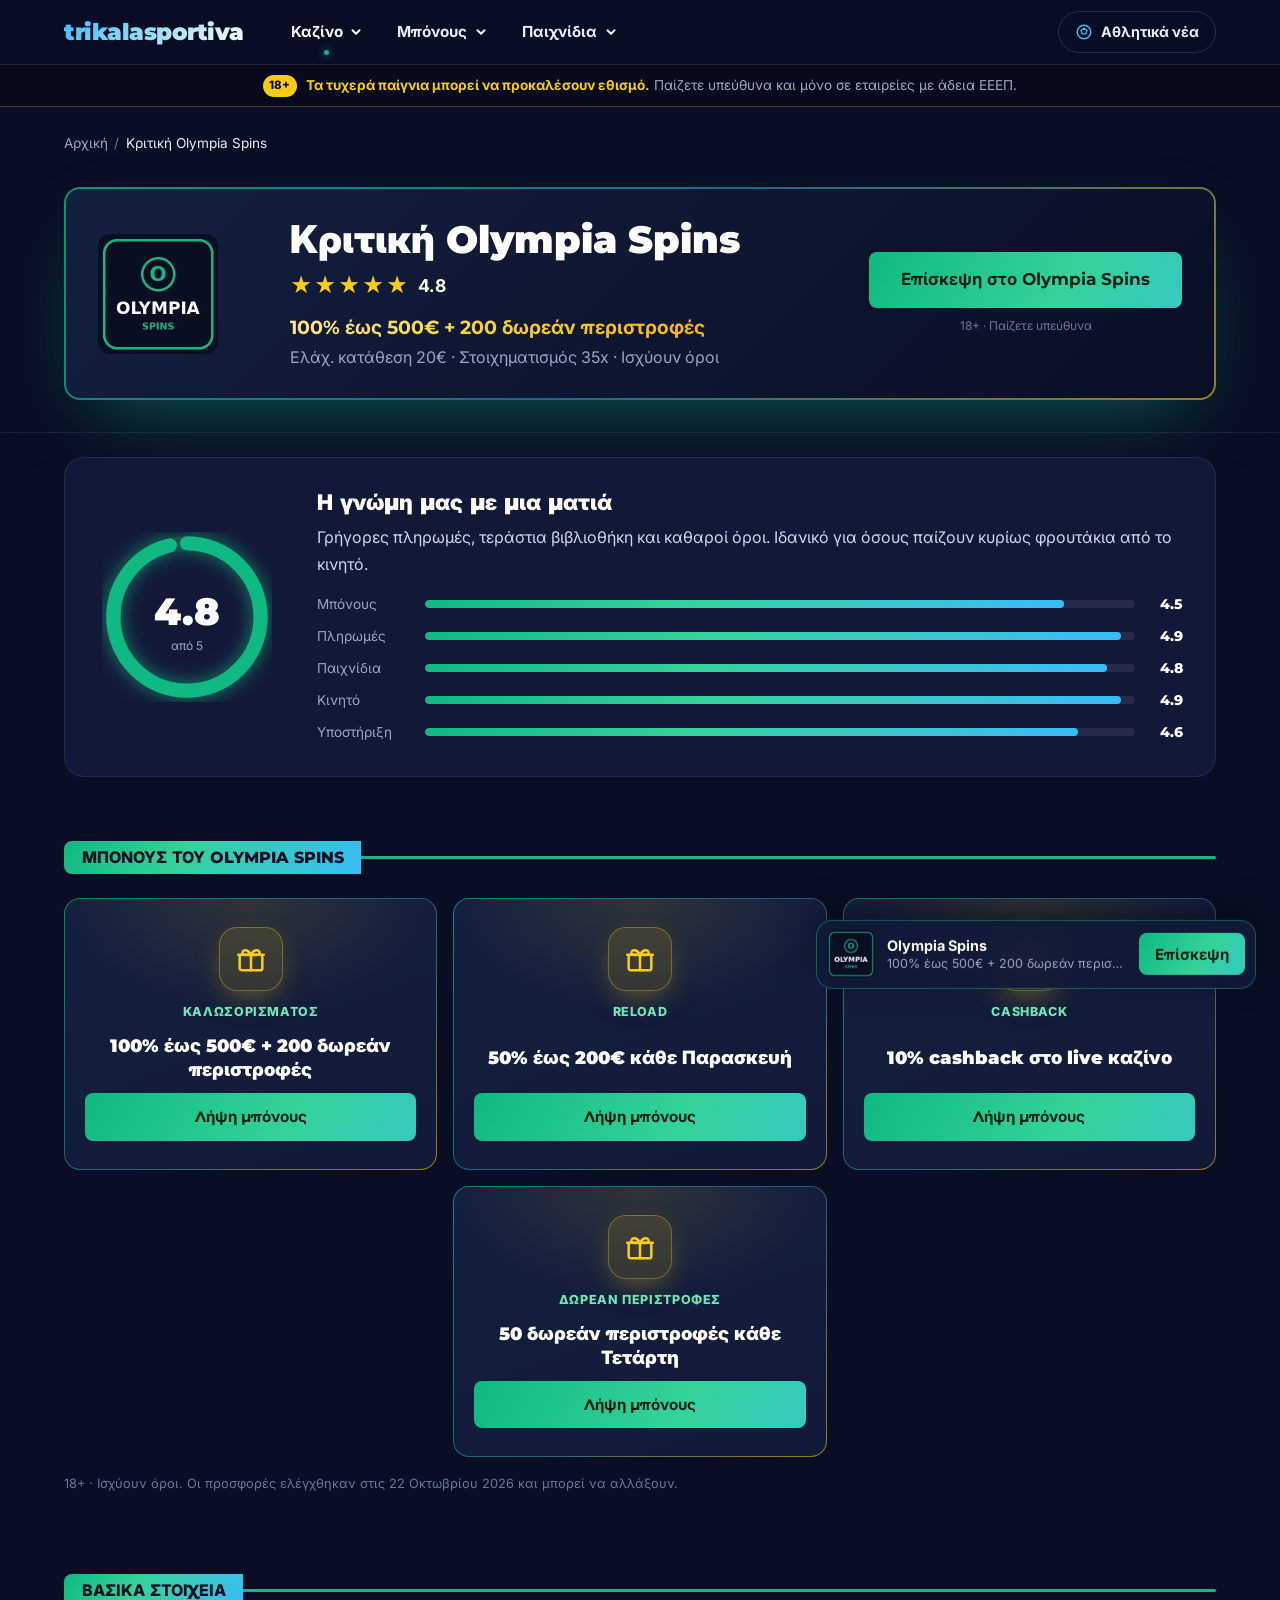
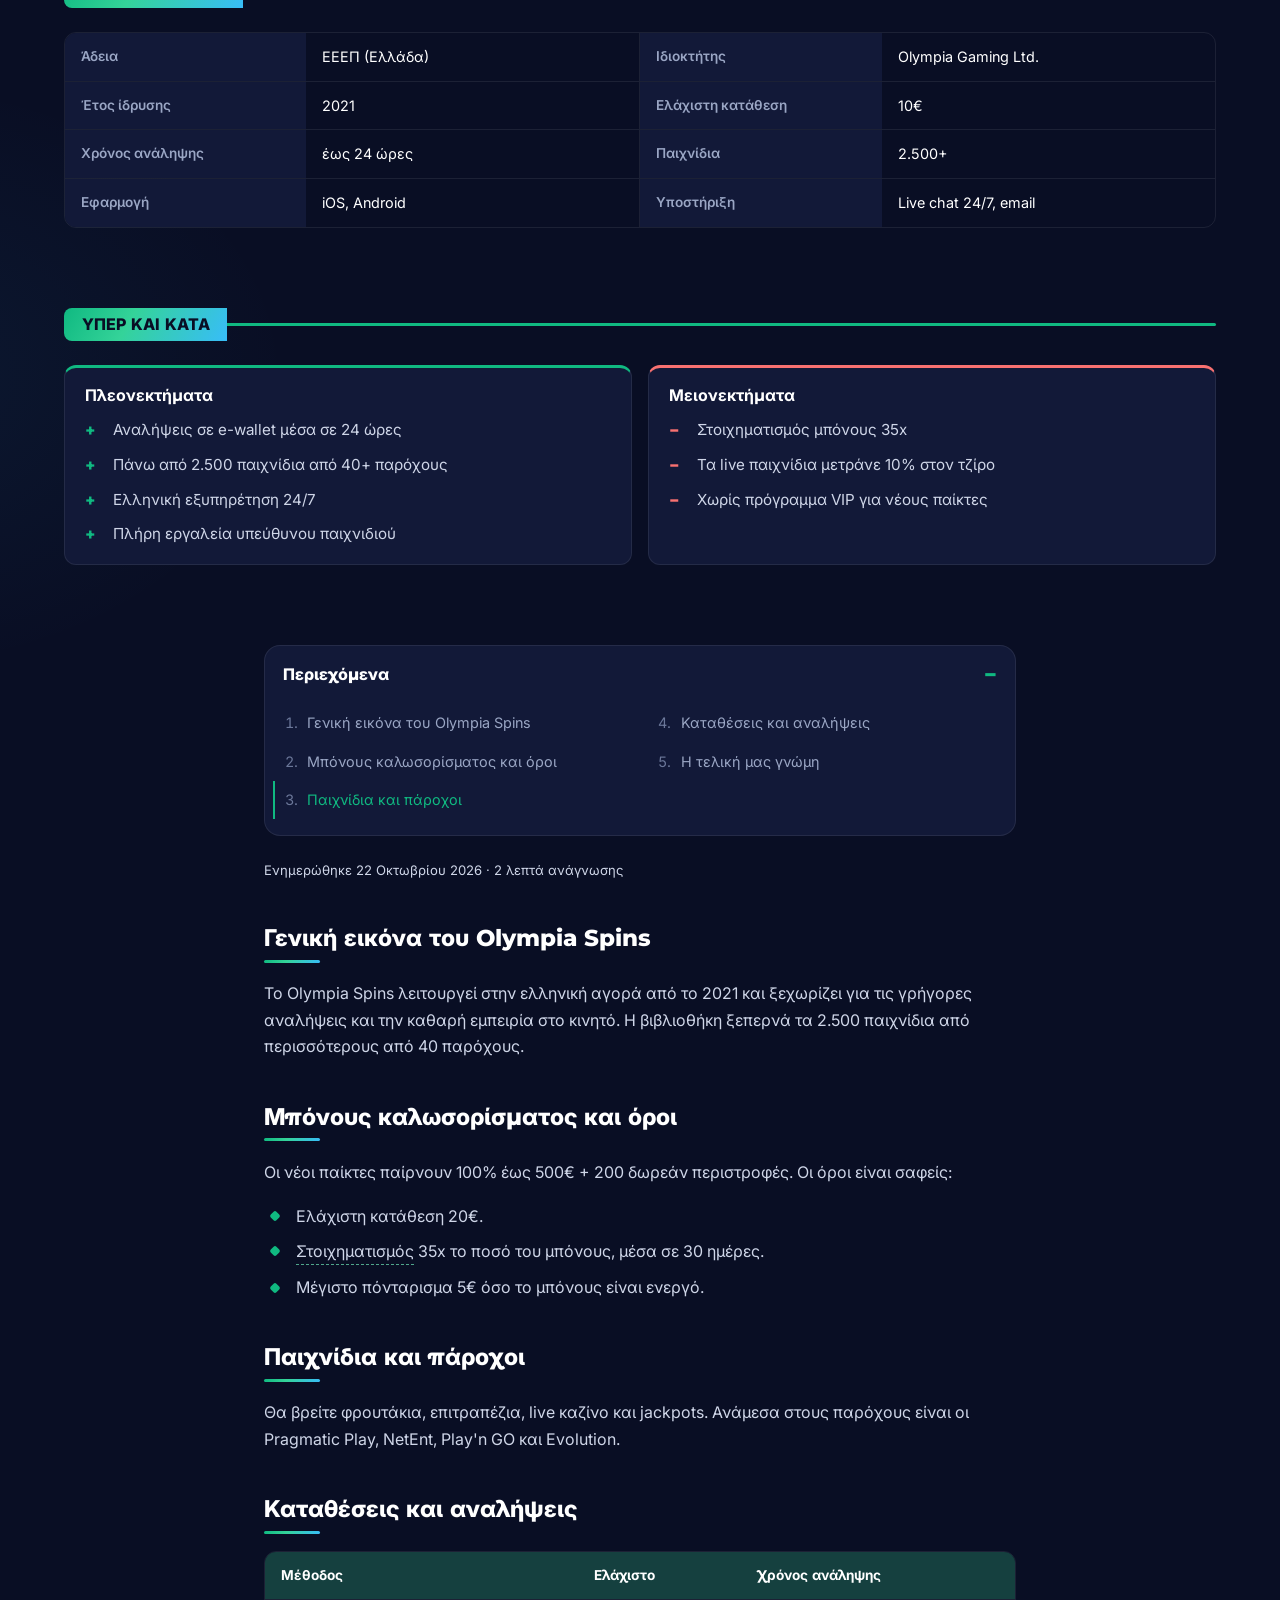
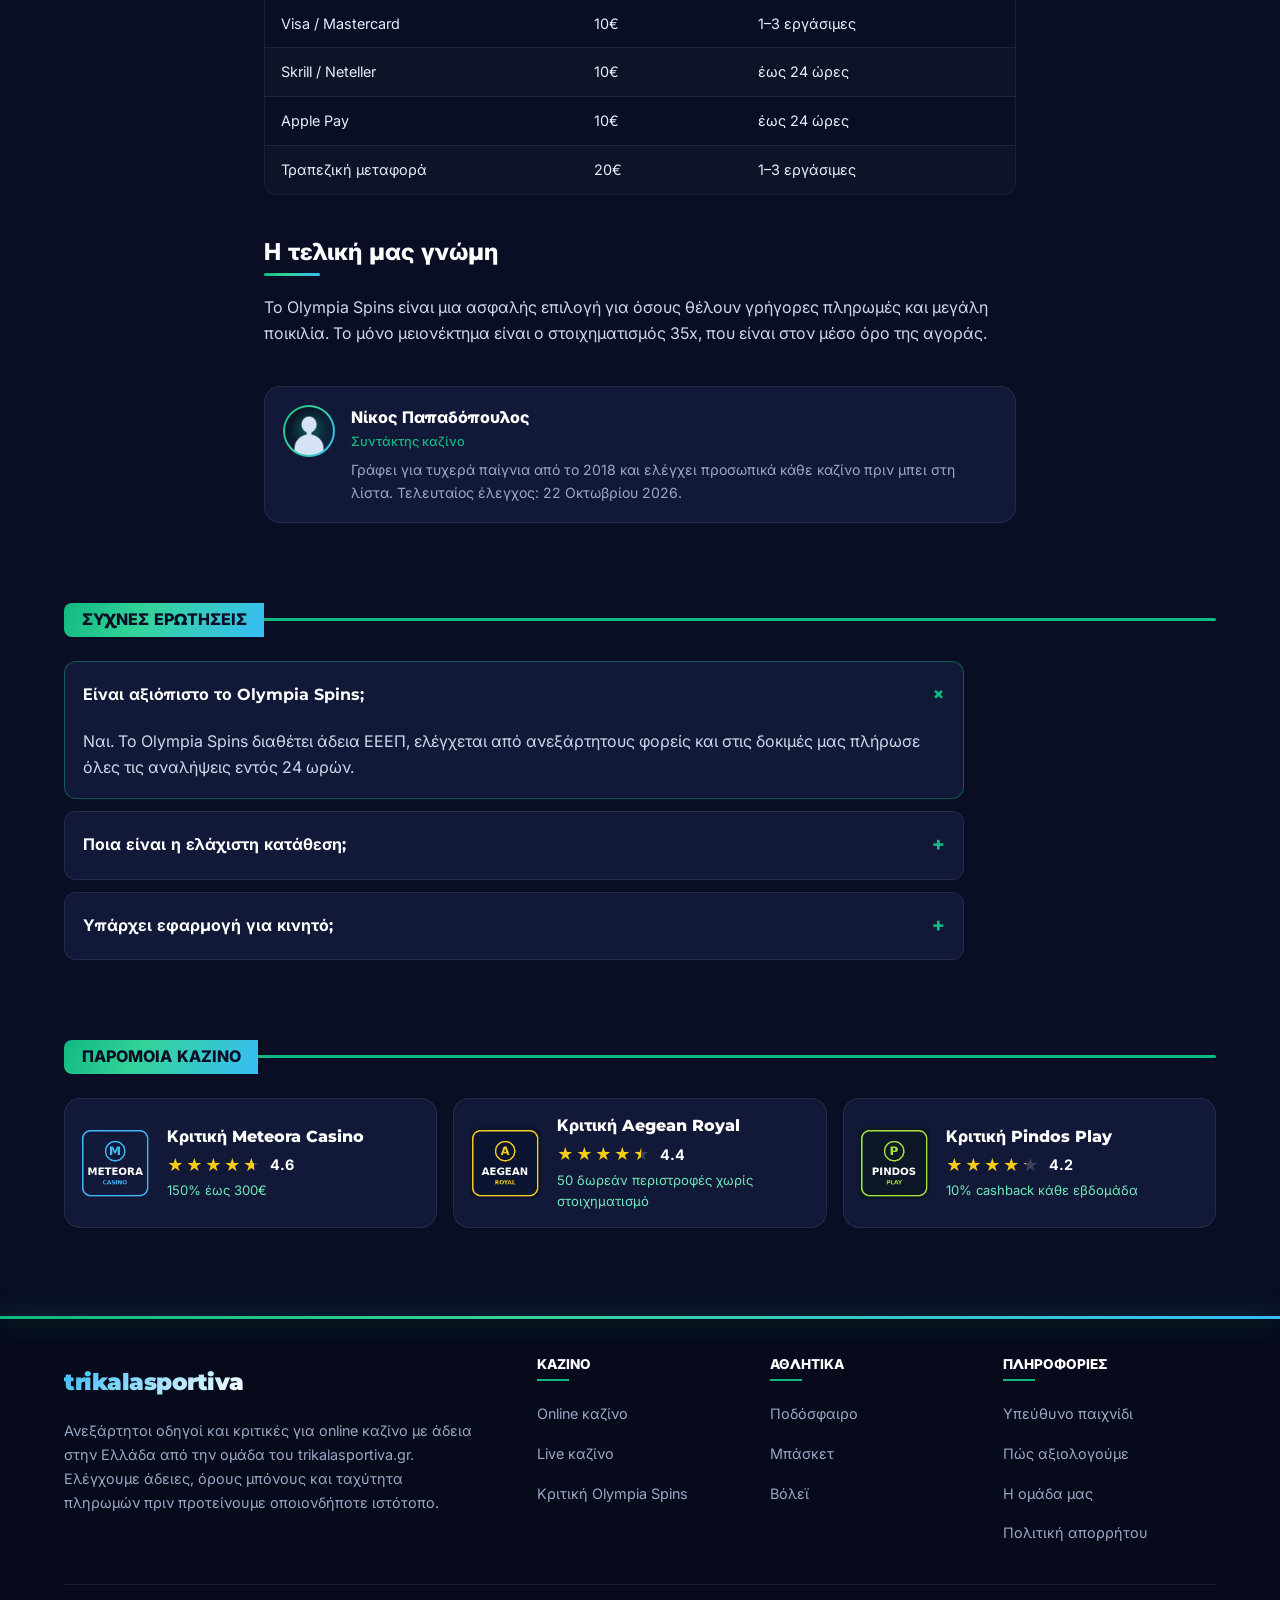
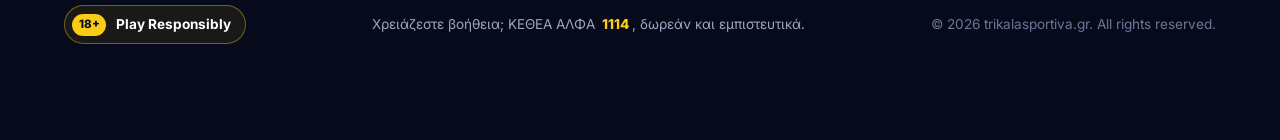
<file: casino-section/casino/review.html>
<!DOCTYPE html>
<html lang="el">
<head>
  <meta charset="UTF-8">
  <meta name="viewport" content="width=device-width, initial-scale=1, viewport-fit=cover">
  <title>Κριτική Olympia Spins 2026: Μπόνους, πληρωμές, γνώμη | trikalasportiva.gr</title>
  <meta name="description" content="Αναλυτική κριτική του Olympia Spins: άδεια ΕΕΕΠ, μπόνους 100% έως 500€ + 200 δωρεάν περιστροφές, χρόνοι ανάληψης, πλεονεκτήματα και μειονεκτήματα.">
  <link rel="canonical" href="https://trikalasportiva.gr/casino/review.html">
  <meta property="og:type" content="website">
  <meta property="og:title" content="Κριτική Olympia Spins 2026: Μπόνους, πληρωμές, γνώμη | trikalasportiva.gr">
  <meta property="og:description" content="Αναλυτική κριτική του Olympia Spins: άδεια ΕΕΕΠ, μπόνους 100% έως 500€ + 200 δωρεάν περιστροφές, χρόνοι ανάληψης, πλεονεκτήματα και μειονεκτήματα.">
  <meta property="og:url" content="https://trikalasportiva.gr/casino/review.html">
  <meta name="theme-color" content="#090e24">
  <link rel="icon" type="image/svg+xml" href="data:image/svg+xml,<svg xmlns=%22http://www.w3.org/2000/svg%22 viewBox=%220 0 100 100%22><text y=%22.9em%22 font-size=%2290%22>⚽</text></svg>">
  <link rel="preconnect" href="https://fonts.googleapis.com">
  <link rel="preconnect" href="https://fonts.gstatic.com" crossorigin>
  <link rel="stylesheet" href="css/casino.css">
  <script type="application/ld+json">
{
  "@context": "https://schema.org",
  "@type": "BreadcrumbList",
  "itemListElement": [
    {
      "@type": "ListItem",
      "position": 1,
      "name": "Αρχική",
      "item": "https://trikalasportiva.gr/casino/"
    },
    {
      "@type": "ListItem",
      "position": 2,
      "name": "Κριτική Olympia Spins",
      "item": "https://trikalasportiva.gr/casino/review.html"
    }
  ]
}
  </script>
  <script type="application/ld+json">
{
  "@context": "https://schema.org",
  "@type": "FAQPage",
  "mainEntity": [
    {
      "@type": "Question",
      "name": "Είναι αξιόπιστο το Olympia Spins;",
      "acceptedAnswer": {
        "@type": "Answer",
        "text": "Ναι. Το Olympia Spins διαθέτει άδεια ΕΕΕΠ, ελέγχεται από ανεξάρτητους φορείς και στις δοκιμές μας πλήρωσε όλες τις αναλήψεις εντός 24 ωρών."
      }
    },
    {
      "@type": "Question",
      "name": "Ποια είναι η ελάχιστη κατάθεση;",
      "acceptedAnswer": {
        "@type": "Answer",
        "text": "Η ελάχιστη κατάθεση είναι 10€, αλλά για να ενεργοποιηθεί το μπόνους καλωσορίσματος χρειάζονται τουλάχιστον 20€."
      }
    },
    {
      "@type": "Question",
      "name": "Υπάρχει εφαρμογή για κινητό;",
      "acceptedAnswer": {
        "@type": "Answer",
        "text": "Υπάρχει εφαρμογή για Android και iOS, ενώ ο ιστότοπος λειτουργεί άψογα και από τον browser του κινητού."
      }
    }
  ]
}
  </script>
  <script type="application/ld+json">
{
  "@context": "https://schema.org",
  "@type": "Review",
  "itemReviewed": {
    "@type": "Organization",
    "name": "Olympia Spins"
  },
  "reviewRating": {
    "@type": "Rating",
    "ratingValue": 4.8,
    "bestRating": 5,
    "worstRating": 1
  },
  "author": {
    "@type": "Organization",
    "name": "trikalasportiva.gr"
  },
  "datePublished": "2026-10-22"
}
  </script>
</head>
<body>

  <div class="read-progress" aria-hidden="true"><span class="read-progress__bar"></span></div>
  <header class="site-header">
    <div class="container site-header__inner">
      <a href="index.html" class="logo" aria-label="trikalasportiva casino — Αρχική"><span class="logo__text">trikalasportiva</span></a>
      <button class="burger" type="button" aria-controls="main-nav" aria-expanded="false" aria-label="Άνοιγμα μενού">
        <span class="burger__bar"></span><span class="burger__bar"></span><span class="burger__bar"></span>
      </button>
      <nav class="main-nav" id="main-nav" aria-label="Κύριο μενού">
        <ul class="main-nav__list">
          <li class="nav-item is-current">
            <button class="nav-trigger" type="button" aria-expanded="false" aria-controls="mega-casino">Καζίνο<svg class="nav-trigger__chev" viewBox="0 0 12 12" aria-hidden="true"><path d="M3 4.5l3 3 3-3"/></svg></button>
            <div class="mega" id="mega-casino">
              <div class="mega__inner">
                <ul class="mega__links"><li><a class="mega-link mega-link--trophy" href="index.html"><span class="mega-link__icon"><svg viewBox="0 0 24 24" aria-hidden="true"><path d="M8 4h8v5a4 4 0 0 1-8 0z"/><path d="M8 6H5a3 3 0 0 0 3 4M16 6h3a3 3 0 0 1-3 4M12 13v4M8 20h8"/></svg></span><span class="mega-link__text"><strong>Κορυφαία καζίνο</strong><small>Η λίστα μας για το 2026</small></span></a></li><li><a class="mega-link mega-link--spark" href="category.html?c=new"><span class="mega-link__icon"><svg viewBox="0 0 24 24" aria-hidden="true"><path d="M12 3v4M12 17v4M3 12h4M17 12h4M6 6l2.5 2.5M15.5 15.5L18 18M18 6l-2.5 2.5M8.5 15.5L6 18"/></svg></span><span class="mega-link__text"><strong>Νέα καζίνο<em class="mega-link__badge">Νέο</em></strong><small>Άνοιξαν τους τελευταίους μήνες</small></span></a></li><li><a class="mega-link mega-link--bolt" href="category.html?c=fast-payout"><span class="mega-link__icon"><svg viewBox="0 0 24 24" aria-hidden="true"><path d="M13 3L5 14h6l-1 7 8-11h-6z"/></svg></span><span class="mega-link__text"><strong>Γρήγορες αναλήψεις</strong><small>Πληρωμή σε έως 24 ώρες</small></span></a></li><li><a class="mega-link mega-link--phone" href="category.html?c=mobile"><span class="mega-link__icon"><svg viewBox="0 0 24 24" aria-hidden="true"><rect x="7" y="3" width="10" height="18" rx="2"/><path d="M11 18h2"/></svg></span><span class="mega-link__text"><strong>Καζίνο για κινητό</strong><small>Οι καλύτερες εφαρμογές</small></span></a></li><li><a class="mega-link mega-link--star" href="review.html" aria-current="page"><span class="mega-link__icon"><svg viewBox="0 0 24 24" aria-hidden="true"><path d="M12 3l2.7 5.6 6.1.9-4.4 4.3 1 6.1L12 17l-5.4 2.9 1-6.1L3.2 9.5l6.1-.9z"/></svg></span><span class="mega-link__text"><strong>Κριτικές</strong><small>Αναλυτικές δοκιμές με πραγματικά χρήματα</small></span></a></li></ul>
              </div>
            </div>
          </li>
          <li class="nav-item">
            <button class="nav-trigger" type="button" aria-expanded="false" aria-controls="mega-bonus">Μπόνους<svg class="nav-trigger__chev" viewBox="0 0 12 12" aria-hidden="true"><path d="M3 4.5l3 3 3-3"/></svg></button>
            <div class="mega" id="mega-bonus">
              <div class="mega__inner">
                <ul class="mega__links"><li><a class="mega-link mega-link--gift" href="category.html?c=welcome"><span class="mega-link__icon"><svg viewBox="0 0 24 24" aria-hidden="true"><rect x="4" y="9" width="16" height="11" rx="1.5"/><path d="M3 9h18M12 9v11M12 9c-2-4-6-4-6-1.5S10 9 12 9c2 0 6 1 6-1.5S14 5 12 9"/></svg></span><span class="mega-link__text"><strong>Μπόνους καλωσορίσματος</strong><small>Τα καλύτερα για νέους παίκτες</small></span></a></li><li><a class="mega-link mega-link--coin" href="category.html?c=no-deposit"><span class="mega-link__icon"><svg viewBox="0 0 24 24" aria-hidden="true"><circle cx="12" cy="12" r="8"/><path d="M12 8v8M9.5 10.5c0-1.4 5-1.4 5 0s-5 1.6-5 3 5 1.4 5 0"/></svg></span><span class="mega-link__text"><strong>Χωρίς κατάθεση</strong><small>Παίξτε χωρίς να καταθέσετε</small></span></a></li><li><a class="mega-link mega-link--spin" href="category.html?c=free-spins"><span class="mega-link__icon"><svg viewBox="0 0 24 24" aria-hidden="true"><circle cx="12" cy="12" r="8"/><path d="M12 4a8 8 0 0 1 8 8h-4"/><circle cx="12" cy="12" r="2"/></svg></span><span class="mega-link__text"><strong>Δωρεάν περιστροφές</strong><small>Free spins με δίκαιους όρους</small></span></a></li><li><a class="mega-link mega-link--back" href="category.html?c=cashback"><span class="mega-link__icon"><svg viewBox="0 0 24 24" aria-hidden="true"><path d="M4 12a8 8 0 1 0 2.3-5.7L4 8.6"/><path d="M4 4v4.6h4.6"/></svg></span><span class="mega-link__text"><strong>Cashback</strong><small>Επιστροφή μέρους των απωλειών</small></span></a></li></ul>
              </div>
            </div>
          </li>
          <li class="nav-item">
            <button class="nav-trigger" type="button" aria-expanded="false" aria-controls="mega-games">Παιχνίδια<svg class="nav-trigger__chev" viewBox="0 0 12 12" aria-hidden="true"><path d="M3 4.5l3 3 3-3"/></svg></button>
            <div class="mega" id="mega-games">
              <div class="mega__inner">
                <ul class="mega__links mega__links--2col"><li><a class="mega-link mega-link--slots" href="category.html?c=slots"><span class="mega-link__icon"><svg viewBox="0 0 48 48"><rect x="6" y="10" width="36" height="28" rx="5"/><path d="M18 10v28M30 10v28"/><circle cx="12" cy="24" r="2.5"/><circle cx="24" cy="24" r="2.5"/><circle cx="36" cy="24" r="2.5"/></svg></span><span class="mega-link__text"><strong>Φρουτάκια</strong><small>4.000+ τίτλοι</small></span></a></li><li><a class="mega-link mega-link--roulette" href="category.html?c=roulette"><span class="mega-link__icon"><svg viewBox="0 0 48 48"><circle cx="24" cy="24" r="18"/><circle cx="24" cy="24" r="7"/><path d="M24 6v11M24 31v11M6 24h11M31 24h11M11.3 11.3l7.8 7.8M28.9 28.9l7.8 7.8M36.7 11.3l-7.8 7.8M19.1 28.9l-7.8 7.8"/></svg></span><span class="mega-link__text"><strong>Ρουλέτα</strong><small>Ευρωπαϊκή και live</small></span></a></li><li><a class="mega-link mega-link--blackjack" href="category.html?c=blackjack"><span class="mega-link__icon"><svg viewBox="0 0 48 48"><rect x="7" y="10" width="20" height="28" rx="3" transform="rotate(-10 17 24)"/><rect x="21" y="10" width="20" height="28" rx="3" transform="rotate(10 31 24)"/><path d="M31 19l-3.5 5h7z"/></svg></span><span class="mega-link__text"><strong>Blackjack</strong><small>Κλασικό και multi-hand</small></span></a></li><li><a class="mega-link mega-link--live" href="category.html"><span class="mega-link__icon"><svg viewBox="0 0 48 48"><rect x="5" y="13" width="28" height="22" rx="4"/><path d="M33 21l10-6v18l-10-6z"/><circle cx="12" cy="19" r="2"/></svg></span><span class="mega-link__text"><strong>Live καζίνο</strong><small>Πραγματικοί ντίλερ</small></span></a></li><li><a class="mega-link mega-link--jackpot" href="category.html?c=jackpots"><span class="mega-link__icon"><svg viewBox="0 0 48 48"><path d="M10 18l8-9h12l8 9-14 21z"/><path d="M10 18h28M19 9l5 30M29 9l-5 30"/></svg></span><span class="mega-link__text"><strong>Jackpots</strong><small>Προοδευτικά έπαθλα</small></span></a></li><li><a class="mega-link mega-link--baccarat" href="category.html?c=baccarat"><span class="mega-link__icon"><svg viewBox="0 0 48 48"><circle cx="24" cy="24" r="17"/><path d="M24 14c-5 6-9 9-9 13a5 5 0 0 0 9 2 5 5 0 0 0 9-2c0-4-4-7-9-13z"/><path d="M21 34h6l-3-4z"/></svg></span><span class="mega-link__text"><strong>Μπακαρά</strong><small>Γρήγοροι γύροι</small></span></a></li></ul>
              </div>
            </div>
          </li>
        </ul>
        <a class="nav-sports" href="../index.html"><svg viewBox="0 0 24 24" aria-hidden="true"><circle cx="12" cy="12" r="9"/><path d="M12 7l4 3-1.5 4.5h-5L8 10z"/></svg>Αθλητικά νέα</a>
      </nav>
    </div>
    <div class="nav-backdrop" aria-hidden="true"></div>
  </header>

  <div class="gamble-warning" role="note">
    <div class="container">
      <p><span class="age-chip">18+</span><span><strong>Τα τυχερά παίγνια μπορεί να προκαλέσουν εθισμό.</strong> Παίζετε υπεύθυνα και μόνο σε εταιρείες με άδεια ΕΕΕΠ.</span></p>
    </div>
  </div>

  <main id="main">

  <nav class="breadcrumbs container" aria-label="Breadcrumb">
    <ol>
      <li><a href="index.html">Αρχική</a></li>
      <li><span aria-current="page">Κριτική Olympia Spins</span></li>
    </ol>
  </nav>

    <section class="review-hero" data-review-hero>
      <div class="container">
        <div class="review-hero__card">
          <div class="review-hero__logo"><picture><source srcset="img/olympia-spins.webp" type="image/webp"><img src="img/olympia-spins.webp" alt="Λογότυπο Olympia Spins" width="240" height="240" fetchpriority="high"></picture></div>
          <div>
            <h1 class="review-hero__title">Κριτική Olympia Spins</h1>
            <div class="rating rating--lg"><span class="rating__stars" style="--rating:4.8" role="img" aria-label="Βαθμολογία 4.8 από 5"></span><span class="rating__value" aria-hidden="true">4.8</span></div>
            <p class="review-hero__bonus"><strong>100% έως 500€ + 200 δωρεάν περιστροφές</strong>Ελάχ. κατάθεση 20€ · Στοιχηματισμός 35x · Ισχύουν όροι</p>
          </div>
          <div class="review-hero__cta">
            <a href="https://www.example.com/olympia-spins?ref=trikalasportiva" class="btn btn--primary btn--lg" rel="nofollow noopener noreferrer" target="_blank">Επίσκεψη στο Olympia Spins</a>
            <small>18+ · Παίζετε υπεύθυνα</small>
          </div>
        </div>
      </div>
    </section>

    <section class="section section--tight" aria-labelledby="verdict-title">
      <div class="container">
        <div class="verdict">
          <div class="verdict__score" aria-hidden="true">
            <svg viewBox="0 0 120 120"><circle class="verdict__ring-bg" cx="60" cy="60" r="52"/><circle class="verdict__ring" cx="60" cy="60" r="52" style="--rating:4.8"/></svg>
            <span class="verdict__num">4.8</span><span class="verdict__of">από 5</span>
          </div>
          <div class="verdict__body">
            <h2 id="verdict-title" class="verdict__title">Η γνώμη μας με μια ματιά</h2>
            <p>Γρήγορες πληρωμές, τεράστια βιβλιοθήκη και καθαροί όροι. Ιδανικό για όσους παίζουν κυρίως φρουτάκια από το κινητό.</p>
            <ul class="scores" data-scores><li class="score"><span class="score__label">Μπόνους</span><span class="score__track"><span class="score__fill" style="--score:4.5"></span></span><span class="score__val">4.5</span></li><li class="score"><span class="score__label">Πληρωμές</span><span class="score__track"><span class="score__fill" style="--score:4.9"></span></span><span class="score__val">4.9</span></li><li class="score"><span class="score__label">Παιχνίδια</span><span class="score__track"><span class="score__fill" style="--score:4.8"></span></span><span class="score__val">4.8</span></li><li class="score"><span class="score__label">Κινητό</span><span class="score__track"><span class="score__fill" style="--score:4.9"></span></span><span class="score__val">4.9</span></li><li class="score"><span class="score__label">Υποστήριξη</span><span class="score__track"><span class="score__fill" style="--score:4.6"></span></span><span class="score__val">4.6</span></li></ul>
          </div>
        </div>
      </div>
    </section>


    <section class="section" aria-labelledby="bonuses-title">
      <div class="container">
        <div class="section-head"><h2 id="bonuses-title">Μπόνους του Olympia Spins</h2></div>
        <ul class="bonus-grid">
          <li class="bonus-card">
            <span class="bonus-card__icon" aria-hidden="true"><svg viewBox="0 0 24 24" aria-hidden="true"><rect x="4" y="9" width="16" height="11" rx="1.5"/><path d="M3 9h18M12 9v11M12 9c-2-4-6-4-6-1.5S10 9 12 9c2 0 6 1 6-1.5S14 5 12 9"/></svg></span>
            <span class="bonus-card__tag">Καλωσορίσματος</span>
            <h3 class="bonus-card__title">100% έως 500€ + 200 δωρεάν περιστροφές</h3>
            <a href="https://www.example.com/olympia-spins?ref=trikalasportiva" class="btn btn--primary bonus-card__btn" rel="nofollow noopener noreferrer" target="_blank">Λήψη μπόνους</a>
          </li>
          <li class="bonus-card">
            <span class="bonus-card__icon" aria-hidden="true"><svg viewBox="0 0 24 24" aria-hidden="true"><rect x="4" y="9" width="16" height="11" rx="1.5"/><path d="M3 9h18M12 9v11M12 9c-2-4-6-4-6-1.5S10 9 12 9c2 0 6 1 6-1.5S14 5 12 9"/></svg></span>
            <span class="bonus-card__tag">Reload</span>
            <h3 class="bonus-card__title">50% έως 200€ κάθε Παρασκευή</h3>
            <a href="https://www.example.com/olympia-spins?ref=trikalasportiva" class="btn btn--primary bonus-card__btn" rel="nofollow noopener noreferrer" target="_blank">Λήψη μπόνους</a>
          </li>
          <li class="bonus-card">
            <span class="bonus-card__icon" aria-hidden="true"><svg viewBox="0 0 24 24" aria-hidden="true"><rect x="4" y="9" width="16" height="11" rx="1.5"/><path d="M3 9h18M12 9v11M12 9c-2-4-6-4-6-1.5S10 9 12 9c2 0 6 1 6-1.5S14 5 12 9"/></svg></span>
            <span class="bonus-card__tag">Cashback</span>
            <h3 class="bonus-card__title">10% cashback στο live καζίνο</h3>
            <a href="https://www.example.com/olympia-spins?ref=trikalasportiva" class="btn btn--primary bonus-card__btn" rel="nofollow noopener noreferrer" target="_blank">Λήψη μπόνους</a>
          </li>
          <li class="bonus-card">
            <span class="bonus-card__icon" aria-hidden="true"><svg viewBox="0 0 24 24" aria-hidden="true"><rect x="4" y="9" width="16" height="11" rx="1.5"/><path d="M3 9h18M12 9v11M12 9c-2-4-6-4-6-1.5S10 9 12 9c2 0 6 1 6-1.5S14 5 12 9"/></svg></span>
            <span class="bonus-card__tag">Δωρεάν περιστροφές</span>
            <h3 class="bonus-card__title">50 δωρεάν περιστροφές κάθε Τετάρτη</h3>
            <a href="https://www.example.com/olympia-spins?ref=trikalasportiva" class="btn btn--primary bonus-card__btn" rel="nofollow noopener noreferrer" target="_blank">Λήψη μπόνους</a>
          </li>
        </ul>
        <p class="section-note">18+ · Ισχύουν όροι. Οι προσφορές ελέγχθηκαν στις 22 Οκτωβρίου 2026 και μπορεί να αλλάξουν.</p>
      </div>
    </section>

    <section class="section" aria-labelledby="facts-title">
      <div class="container">
        <div class="section-head"><h2 id="facts-title">Βασικά στοιχεία</h2></div>
        <dl class="data-sheet">
          <div class="data-sheet__row"><dt>Άδεια</dt><dd>ΕΕΕΠ (Ελλάδα)</dd></div>
          <div class="data-sheet__row"><dt>Ιδιοκτήτης</dt><dd>Olympia Gaming Ltd.</dd></div>
          <div class="data-sheet__row"><dt>Έτος ίδρυσης</dt><dd>2021</dd></div>
          <div class="data-sheet__row"><dt>Ελάχιστη κατάθεση</dt><dd>10€</dd></div>
          <div class="data-sheet__row"><dt>Χρόνος ανάληψης</dt><dd>έως 24 ώρες</dd></div>
          <div class="data-sheet__row"><dt>Παιχνίδια</dt><dd>2.500+</dd></div>
          <div class="data-sheet__row"><dt>Εφαρμογή</dt><dd>iOS, Android</dd></div>
          <div class="data-sheet__row"><dt>Υποστήριξη</dt><dd>Live chat 24/7, email</dd></div>
        </dl>
      </div>
    </section>

    <section class="section" aria-labelledby="pc-title">
      <div class="container">
        <div class="section-head"><h2 id="pc-title">Υπέρ και κατά</h2></div>
        <div class="pros-cons">
          <div class="pros-cons__col pros-cons__col--pros">
            <h3>Πλεονεκτήματα</h3>
            <ul>
              <li>Αναλήψεις σε e-wallet μέσα σε 24 ώρες</li>
              <li>Πάνω από 2.500 παιχνίδια από 40+ παρόχους</li>
              <li>Ελληνική εξυπηρέτηση 24/7</li>
              <li>Πλήρη εργαλεία υπεύθυνου παιχνιδιού</li>
            </ul>
          </div>
          <div class="pros-cons__col pros-cons__col--cons">
            <h3>Μειονεκτήματα</h3>
            <ul>
              <li>Στοιχηματισμός μπόνους 35x</li>
              <li>Τα live παιχνίδια μετράνε 10% στον τζίρο</li>
              <li>Χωρίς πρόγραμμα VIP για νέους παίκτες</li>
            </ul>
          </div>
        </div>
      </div>
    </section>

    <section class="section" aria-label="Οδηγός">
      <div class="container content-layout">
        <nav class="toc" aria-label="Περιεχόμενα">
          <button class="toc__toggle" type="button" aria-expanded="false" aria-controls="toc-list">Περιεχόμενα</button>
          <ol class="toc__list" id="toc-list" data-toc-list hidden></ol>
        </nav>
        <article class="prose" data-toc-content>
          <p class="prose-meta">Ενημερώθηκε 22 Οκτωβρίου 2026 · <span data-read-time>5</span> λεπτά ανάγνωσης</p>
          <h2>Γενική εικόνα του Olympia Spins</h2>
          <p>Το Olympia Spins λειτουργεί στην ελληνική αγορά από το 2021 και ξεχωρίζει για τις γρήγορες αναλήψεις και την καθαρή εμπειρία στο κινητό. Η βιβλιοθήκη ξεπερνά τα 2.500 παιχνίδια από περισσότερους από 40 παρόχους.</p>

          <h2>Μπόνους καλωσορίσματος και όροι</h2>
          <p>Οι νέοι παίκτες παίρνουν 100% έως 500€ + 200 δωρεάν περιστροφές. Οι όροι είναι σαφείς:</p>
          <ul>
            <li>Ελάχιστη κατάθεση 20€.</li>
            <li>Στοιχηματισμός 35x το ποσό του μπόνους, μέσα σε 30 ημέρες.</li>
            <li>Μέγιστο πόνταρισμα 5€ όσο το μπόνους είναι ενεργό.</li>
          </ul>

          <h2>Παιχνίδια και πάροχοι</h2>
          <p>Θα βρείτε φρουτάκια, επιτραπέζια, live καζίνο και jackpots. Ανάμεσα στους παρόχους είναι οι Pragmatic Play, NetEnt, Play'n GO και Evolution.</p>

          <h2>Καταθέσεις και αναλήψεις</h2>
          <div class="table-wrap">
            <table>
              <thead><tr><th>Μέθοδος</th><th>Ελάχιστο</th><th>Χρόνος ανάληψης</th></tr></thead>
              <tbody>
                <tr><td>Visa / Mastercard</td><td>10€</td><td>1–3 εργάσιμες</td></tr>
                <tr><td>Skrill / Neteller</td><td>10€</td><td>έως 24 ώρες</td></tr>
                <tr><td>Apple Pay</td><td>10€</td><td>έως 24 ώρες</td></tr>
                <tr><td>Τραπεζική μεταφορά</td><td>20€</td><td>1–3 εργάσιμες</td></tr>
              </tbody>
            </table>
          </div>

          <h2>Η τελική μας γνώμη</h2>
          <p>Το Olympia Spins είναι μια ασφαλής επιλογή για όσους θέλουν γρήγορες πληρωμές και μεγάλη ποικιλία. Το μόνο μειονέκτημα είναι ο στοιχηματισμός 35x, που είναι στον μέσο όρο της αγοράς.</p>
          <aside class="author-box" aria-label="Συντάκτης">
            <a href="author.html" class="author-box__avatar" tabindex="-1" aria-hidden="true"><img src="img/author-nikos-papadopoulos.webp" alt="" width="104" height="104" loading="lazy" decoding="async"></a>
            <div>
              <p class="author-box__name"><a href="author.html" rel="author">Νίκος Παπαδόπουλος</a> <span>Συντάκτης καζίνο</span></p>
              <p class="author-box__bio">Γράφει για τυχερά παίγνια από το 2018 και ελέγχει προσωπικά κάθε καζίνο πριν μπει στη λίστα. Τελευταίος έλεγχος: 22 Οκτωβρίου 2026.</p>
            </div>
          </aside>
        </article>
      </div>
    </section>


    <section class="section" aria-labelledby="faq-title">
      <div class="container">
        <div class="section-head"><h2 id="faq-title">Συχνές ερωτήσεις</h2></div>
        <div class="faq">
        <details class="faq__item" open>
          <summary class="faq__q">Είναι αξιόπιστο το Olympia Spins;</summary>
          <div class="faq__a"><p>Ναι. Το Olympia Spins διαθέτει άδεια ΕΕΕΠ, ελέγχεται από ανεξάρτητους φορείς και στις δοκιμές μας πλήρωσε όλες τις αναλήψεις εντός 24 ωρών.</p></div>
        </details>
        <details class="faq__item">
          <summary class="faq__q">Ποια είναι η ελάχιστη κατάθεση;</summary>
          <div class="faq__a"><p>Η ελάχιστη κατάθεση είναι 10€, αλλά για να ενεργοποιηθεί το μπόνους καλωσορίσματος χρειάζονται τουλάχιστον 20€.</p></div>
        </details>
        <details class="faq__item">
          <summary class="faq__q">Υπάρχει εφαρμογή για κινητό;</summary>
          <div class="faq__a"><p>Υπάρχει εφαρμογή για Android και iOS, ενώ ο ιστότοπος λειτουργεί άψογα και από τον browser του κινητού.</p></div>
        </details>
        </div>
      </div>
    </section>


    <section class="section" aria-labelledby="related-title">
      <div class="container">
        <div class="section-head"><h2 id="related-title">Παρόμοια καζίνο</h2></div>
        <ul class="related-grid"><li><a class="related-card" href="review.html"><span class="related-card__logo"><picture><source srcset="img/meteora-casino.webp" type="image/webp"><img src="img/meteora-casino.webp" alt="Λογότυπο Meteora Casino" width="240" height="240" loading="lazy" decoding="async"></picture></span><span class="related-card__body"><span class="related-card__name">Κριτική Meteora Casino</span><div class="rating"><span class="rating__stars" style="--rating:4.6" role="img" aria-label="Βαθμολογία 4.6 από 5"></span><span class="rating__value" aria-hidden="true">4.6</span></div><span class="related-card__bonus">150% έως 300€</span></span></a></li><li><a class="related-card" href="review.html"><span class="related-card__logo"><picture><source srcset="img/aegean-royal.webp" type="image/webp"><img src="img/aegean-royal.webp" alt="Λογότυπο Aegean Royal" width="240" height="240" loading="lazy" decoding="async"></picture></span><span class="related-card__body"><span class="related-card__name">Κριτική Aegean Royal</span><div class="rating"><span class="rating__stars" style="--rating:4.4" role="img" aria-label="Βαθμολογία 4.4 από 5"></span><span class="rating__value" aria-hidden="true">4.4</span></div><span class="related-card__bonus">50 δωρεάν περιστροφές χωρίς στοιχηματισμό</span></span></a></li><li><a class="related-card" href="review.html"><span class="related-card__logo"><picture><source srcset="img/pindos-play.webp" type="image/webp"><img src="img/pindos-play.webp" alt="Λογότυπο Pindos Play" width="240" height="240" loading="lazy" decoding="async"></picture></span><span class="related-card__body"><span class="related-card__name">Κριτική Pindos Play</span><div class="rating"><span class="rating__stars" style="--rating:4.2" role="img" aria-label="Βαθμολογία 4.2 από 5"></span><span class="rating__value" aria-hidden="true">4.2</span></div><span class="related-card__bonus">10% cashback κάθε εβδομάδα</span></span></a></li></ul>
      </div>
    </section>

  </main>

  <div class="sticky-cta" data-sticky-cta aria-hidden="true">
    <div class="sticky-cta__logo"><picture><source srcset="img/olympia-spins.webp" type="image/webp"><img src="img/olympia-spins.webp" alt="Λογότυπο Olympia Spins" width="240" height="240" loading="lazy" decoding="async"></picture></div>
    <p class="sticky-cta__text"><strong>Olympia Spins</strong><span>100% έως 500€ + 200 δωρεάν περιστροφές</span></p>
    <a href="https://www.example.com/olympia-spins?ref=trikalasportiva" class="btn btn--primary" rel="nofollow noopener noreferrer" target="_blank" tabindex="-1">Επίσκεψη</a>
  </div>

  <footer class="site-footer">
    <div class="container">
      <div class="site-footer__grid">
        <div class="site-footer__about">
          <a href="index.html" class="logo"><span class="logo__text">trikalasportiva</span></a>
          <p>Ανεξάρτητοι οδηγοί και κριτικές για online καζίνο με άδεια στην Ελλάδα από την ομάδα του trikalasportiva.gr. Ελέγχουμε άδειες, όρους μπόνους και ταχύτητα πληρωμών πριν προτείνουμε οποιονδήποτε ιστότοπο.</p>
        </div>
        <div class="footer-menus">
          <nav class="footer-menu" aria-labelledby="fm-casino">
            <h2 id="fm-casino">Καζίνο</h2>
            <ul>
              <li><a href="index.html">Online καζίνο</a></li>
              <li><a href="category.html">Live καζίνο</a></li>
              <li><a href="review.html">Κριτική Olympia Spins</a></li>
            </ul>
          </nav>
          <nav class="footer-menu" aria-labelledby="fm-sport">
            <h2 id="fm-sport">Αθλητικά</h2>
            <ul>
              <li><a href="../category.html?c=football">Ποδόσφαιρο</a></li>
              <li><a href="../category.html?c=basketball">Μπάσκετ</a></li>
              <li><a href="../category.html?c=volleyball">Βόλεϊ</a></li>
            </ul>
          </nav>
          <nav class="footer-menu" aria-labelledby="fm-info">
            <h2 id="fm-info">Πληροφορίες</h2>
            <ul>
              <li><a href="#">Υπεύθυνο παιχνίδι</a></li>
              <li><a href="#">Πώς αξιολογούμε</a></li>
              <li><a href="author.html">Η ομάδα μας</a></li>
              <li><a href="#">Πολιτική απορρήτου</a></li>
            </ul>
          </nav>
        </div>
      </div>
      <div class="site-footer__bottom">
        <span class="rg-badge"><span class="age-chip">18+</span>Play Responsibly</span>
        <p class="footer-help">Χρειάζεστε βοήθεια; ΚΕΘΕΑ ΑΛΦΑ <a href="tel:1114">1114</a>, δωρεάν και εμπιστευτικά.</p>
        <p>© <span data-year>2026</span> trikalasportiva.gr. All rights reserved.</p>
      </div>
    </div>
  </footer>

  <button type="button" class="to-top" aria-label="Επιστροφή στην κορυφή" hidden><svg viewBox="0 0 24 24" aria-hidden="true"><path d="M12 5l-7 7m7-7l7 7M12 5v14"/></svg></button>

  <script src="js/casino.js" defer></script>
</body>
</html>
</file>
<file: casino-section/casino/css/casino.css>
/* ==========================================================================
   trikalasportiva.gr — Casino section
   Dark theme built on the main site's tokens (navy + emerald, Montserrat/Inter).
   Mobile-first: base styles target phones, media queries scale up.
   ========================================================================== */

@import url('https://fonts.googleapis.com/css2?family=Inter:wght@400;500;600;700&family=Montserrat:wght@600;700;800;900&display=swap');

:root {
  /* Brand tokens (shared with css/style.css) */
  --navy-950: #060a1a;
  --navy-900: #090e24;
  --navy-800: #121938;
  --navy-700: #1b2450;
  --emerald: #10b981;
  --emerald-hover: #059669;
  --emerald-soft: rgba(16, 185, 129, 0.12);
  --sky: #38bdf8;
  --gold: #facc15;
  --danger: #f87171;

  --text: #e8edf7;
  --text-muted: #9aa6c4;
  --text-dim: #6b7799;
  --line: rgba(255, 255, 255, 0.08);
  --line-strong: rgba(255, 255, 255, 0.14);

  --font-body: 'Inter', system-ui, -apple-system, 'Segoe UI', Roboto, sans-serif;
  --font-heading: 'Montserrat', 'Inter', system-ui, sans-serif;

  --container: 1200px;
  --radius-sm: 8px;
  --radius-md: 12px;
  --radius-lg: 16px;
  --radius-full: 9999px;

  --shadow-card: 0 10px 30px -12px rgba(0, 0, 0, 0.6);
  --ease: cubic-bezier(0.4, 0, 0.2, 1);
}

/* ---------- Base ---------- */
*, *::before, *::after { box-sizing: border-box; margin: 0; padding: 0; }

html { scroll-behavior: smooth; scroll-padding-top: 1rem; -webkit-text-size-adjust: 100%; }

body {
  font-family: var(--font-body);
  font-size: 1rem;
  line-height: 1.65;
  color: var(--text);
  background-color: var(--navy-900);
  background-image:
    radial-gradient(900px 600px at 110% -10%, rgba(16, 185, 129, 0.10), transparent 60%),
    radial-gradient(700px 500px at -10% 40%, rgba(56, 189, 248, 0.06), transparent 60%);
  -webkit-font-smoothing: antialiased;
  display: flex;
  flex-direction: column;
  min-height: 100vh;
}

h1, h2, h3, h4 { font-family: var(--font-heading); line-height: 1.2; color: #fff; }

a { color: inherit; text-decoration: none; transition: color 0.2s var(--ease); }

img { max-width: 100%; height: auto; display: block; }

button { font: inherit; cursor: pointer; border: 0; background: none; color: inherit; }

:focus-visible { outline: 2px solid var(--emerald); outline-offset: 3px; border-radius: 4px; }

.container { width: 100%; max-width: var(--container); margin: 0 auto; padding: 0 1rem; }

.visually-hidden {
  position: absolute !important; width: 1px; height: 1px; overflow: hidden;
  clip: rect(0 0 0 0); white-space: nowrap; border: 0;
}

main { flex: 1 0 auto; }

@media (min-width: 768px) { .container { padding: 0 1.5rem; } }

/* ---------- Buttons ---------- */
.btn {
  display: inline-flex; align-items: center; justify-content: center; gap: 0.5rem;
  min-height: 46px; padding: 0.7rem 1.4rem;
  font-family: var(--font-heading); font-weight: 700; font-size: 0.95rem;
  border-radius: var(--radius-sm);
  transition: background-color 0.2s var(--ease), border-color 0.2s var(--ease), color 0.2s var(--ease);
  text-align: center;
}
.btn--primary { background: var(--emerald); color: #04140e; }
.btn--primary:hover { background: var(--emerald-hover); color: #fff; }
.btn--ghost { border: 1px solid var(--line-strong); color: var(--text); }
.btn--ghost:hover { border-color: var(--emerald); color: var(--emerald); }
.btn--lg { min-height: 54px; padding: 0.9rem 2rem; font-size: 1.05rem; }

/* ---------- Header ---------- */
.site-header {
  position: sticky; top: 0; z-index: 50;
  background: rgba(9, 14, 36, 0.97); /* no backdrop-filter: it would trap the fixed mobile drawer */
  border-bottom: 1px solid var(--line);
}
.site-header__inner { display: flex; align-items: center; justify-content: space-between; min-height: 64px; gap: 1rem; }

.logo { display: inline-flex; align-items: baseline; gap: 0.5rem; user-select: none; position: relative; z-index: 2; }
.logo__text {
  font-family: var(--font-heading); font-weight: 900; font-size: 1.45rem; letter-spacing: -0.5px;
  text-transform: lowercase;
  background: linear-gradient(135deg, var(--sky) 0%, #ffffff 100%);
  -webkit-background-clip: text; background-clip: text; -webkit-text-fill-color: transparent;
}
/* Burger (mobile) */
.burger {
  width: 44px; height: 44px; display: inline-flex; flex-direction: column; justify-content: center;
  align-items: center; gap: 5px; border-radius: var(--radius-sm); border: 1px solid var(--line-strong); position: relative; z-index: 2;
}
.burger__bar { width: 20px; height: 2px; background: var(--text); border-radius: 2px; transition: transform 0.25s var(--ease), opacity 0.2s; }
.burger[aria-expanded="true"] .burger__bar:nth-child(1) { transform: translateY(7px) rotate(45deg); }
.burger[aria-expanded="true"] .burger__bar:nth-child(2) { opacity: 0; }
.burger[aria-expanded="true"] .burger__bar:nth-child(3) { transform: translateY(-7px) rotate(-45deg); }

/* ---------- Main navigation (mobile drawer → desktop mega menu) ---------- */
.site-header { transition: background-color 0.25s var(--ease), box-shadow 0.25s var(--ease); }
.site-header.is-scrolled { background: rgba(9, 14, 36, 0.97); box-shadow: 0 10px 30px -15px rgba(0, 0, 0, 0.8); }
.site-header__inner { transition: min-height 0.25s var(--ease); }
.site-header.is-scrolled .site-header__inner { min-height: 56px; }

.main-nav {
  position: fixed; left: 0; right: 0; top: 0; bottom: 0; z-index: 1;
  padding: 72px 1rem 2rem; overflow-y: auto; overscroll-behavior: contain;
  background: var(--navy-950);
  visibility: hidden; opacity: 0; transform: translateY(-8px);
  transition: opacity 0.25s var(--ease), transform 0.25s var(--ease), visibility 0s linear 0.25s;
}
.main-nav.is-open { visibility: visible; opacity: 1; transform: none; transition: opacity 0.25s var(--ease), transform 0.25s var(--ease); }
body.nav-open { overflow: hidden; }
.main-nav__list { list-style: none; }
.nav-item { border-bottom: 1px solid var(--line); }
.nav-trigger {
  width: 100%; display: flex; align-items: center; justify-content: space-between; gap: 0.4rem;
  padding: 1rem 0.25rem; font-family: var(--font-heading); font-weight: 800; font-size: 1.15rem; color: #fff;
}
.nav-trigger__chev { width: 14px; height: 14px; fill: none; stroke: currentColor; stroke-width: 1.8; stroke-linecap: round; stroke-linejoin: round; transition: transform 0.25s var(--ease); }
.nav-trigger[aria-expanded="true"] .nav-trigger__chev { transform: rotate(180deg); }
.nav-trigger[aria-expanded="true"], .nav-item.is-current > .nav-trigger { color: var(--emerald); }

.mega { display: grid; grid-template-rows: 0fr; transition: grid-template-rows 0.3s var(--ease); }
.nav-trigger[aria-expanded="true"] + .mega { grid-template-rows: 1fr; }
.mega__inner { overflow: hidden; min-height: 0; }
.mega__links { list-style: none; display: grid; gap: 0.25rem; padding-bottom: 0.75rem; }
.mega-link {
  display: flex; gap: 0.8rem; align-items: center; padding: 0.6rem 0.6rem; border-radius: var(--radius-md);
  transition: background-color 0.2s var(--ease);
}
.mega-link:hover, .mega-link:focus-visible { background: rgba(255, 255, 255, 0.05); }
.mega-link[aria-current="page"] { background: rgba(16, 185, 129, 0.1); box-shadow: inset 3px 0 0 var(--emerald); }
.mega-link__icon {
  --tone: #10b981; flex-shrink: 0; width: 40px; height: 40px; display: grid; place-items: center; border-radius: 10px;
  color: var(--tone); background: color-mix(in srgb, var(--tone) 14%, transparent); border: 1px solid color-mix(in srgb, var(--tone) 30%, transparent);
  transition: transform 0.2s var(--ease), background-color 0.2s;
}
.mega-link:hover .mega-link__icon { transform: scale(1.08) rotate(-4deg); background: color-mix(in srgb, var(--tone) 24%, transparent); }
.mega-link__icon svg { width: 22px; height: 22px; fill: none; stroke: currentColor; stroke-width: 1.9; stroke-linecap: round; stroke-linejoin: round; }
.mega-link--spark .mega-link__icon, .mega-link--gift .mega-link__icon, .mega-link--jackpot .mega-link__icon { --tone: #facc15; }
.mega-link--bolt .mega-link__icon, .mega-link--blackjack .mega-link__icon, .mega-link--coin .mega-link__icon { --tone: #38bdf8; }
.mega-link--phone .mega-link__icon, .mega-link--live .mega-link__icon, .mega-link--spin .mega-link__icon { --tone: #f472b6; }
.mega-link--roulette .mega-link__icon, .mega-link--back .mega-link__icon { --tone: #f87171; }
.mega-link--baccarat .mega-link__icon { --tone: #a78bfa; }
.mega-link__text { display: flex; flex-direction: column; min-width: 0; }
.mega-link__text strong { display: flex; align-items: center; gap: 0.45rem; color: #fff; font-family: var(--font-heading); font-weight: 700; font-size: 0.95rem; }
.mega-link__text small { color: var(--text-muted); font-size: 0.8rem; }
.mega-link__badge { font-style: normal; font-family: var(--font-body); font-size: 0.72rem; font-weight: 800; padding: 0.1rem 0.45rem; border-radius: var(--radius-full); background: var(--grad-gold); color: #3b2a00; }


.nav-sports {
  display: inline-flex; align-items: center; gap: 0.5rem; margin-top: 1.25rem; padding: 0.7rem 1.1rem;
  border-radius: var(--radius-full); border: 1px solid var(--line-strong); color: var(--text); font-weight: 700; font-size: 0.9rem;
}
.nav-sports svg { width: 18px; height: 18px; fill: none; stroke: var(--sky); stroke-width: 1.8; stroke-linejoin: round; }
.nav-sports:hover { border-color: var(--sky); color: var(--sky); }
.nav-backdrop { display: none; }

@media (min-width: 992px) {
  .burger { display: none; }
  body.nav-open { overflow: auto; }
  .site-header__inner { gap: 2rem; }
  .main-nav {
    position: static; display: flex; align-items: center; justify-content: space-between; flex: 1;
    padding: 0; overflow: visible; background: none; visibility: visible; opacity: 1; transform: none;
  }
  .main-nav__list { display: flex; gap: 0.25rem; }
  .nav-item { border: 0; position: static; }
  .nav-trigger {
    width: auto; position: relative; padding: 0.55rem 0.95rem; font-size: 0.95rem; font-weight: 700; color: var(--text);
    border-radius: var(--radius-full); transition: background-color 0.2s, color 0.2s;
  }
  .nav-trigger:hover, .nav-trigger[aria-expanded="true"] { background: rgba(255, 255, 255, 0.06); color: #fff; }
  .nav-item.is-current > .nav-trigger { color: #fff; }
  .nav-item.is-current > .nav-trigger::after {
    content: ''; position: absolute; left: 50%; bottom: -2px; width: 5px; height: 5px; margin-left: -2.5px; border-radius: 50%;
    background: var(--emerald); box-shadow: 0 0 8px var(--emerald);
  }

  .mega {
    display: block; position: absolute; left: 0; right: 0; top: 100%;
    padding: 0.75rem 1.5rem 0; pointer-events: none;
  }
  .mega__inner {
    max-width: calc(var(--container) - 3rem); margin: 0 auto; overflow: visible;
    display: block; padding: 1.25rem;
    border-radius: 18px; border: 1px solid var(--line-strong);
    background:
      radial-gradient(500px 220px at 100% 0%, rgba(16, 185, 129, 0.12), transparent 70%),
      #0d132e;
    box-shadow: 0 30px 60px -20px rgba(0, 0, 0, 0.8);
    opacity: 0; transform: translateY(-8px) scale(0.99); visibility: hidden;
    transition: opacity 0.2s var(--ease), transform 0.2s var(--ease), visibility 0s linear 0.2s;
  }
  .nav-trigger[aria-expanded="true"] + .mega { pointer-events: auto; }
  .nav-trigger[aria-expanded="true"] + .mega .mega__inner { opacity: 1; transform: none; visibility: visible; transition: opacity 0.2s var(--ease), transform 0.2s var(--ease); }
  .mega__links { grid-template-columns: repeat(3, 1fr); align-content: start; padding: 0; gap: 0.35rem 0.75rem; }
  .mega__links--2col { grid-template-columns: repeat(3, 1fr); }


  .nav-sports { margin: 0; padding: 0.5rem 1rem; }
  .nav-backdrop {
    display: block; position: fixed; inset: 0; z-index: -1;
    background: rgba(3, 6, 18, 0.55); backdrop-filter: blur(2px); opacity: 0; pointer-events: none; transition: opacity 0.2s;
  }
  .site-header.has-open .nav-backdrop { opacity: 1; }
}

/* ---------- Gambling warning ---------- */
.gamble-warning {
  background: var(--navy-950);
  border-bottom: 1px solid rgba(250, 204, 21, 0.25);
  color: var(--text-muted);
  font-size: 0.8rem; line-height: 1.45;
  padding: 0.6rem 0;
}
.gamble-warning p { display: flex; align-items: flex-start; gap: 0.6rem; }
.gamble-warning strong { color: var(--gold); }
.age-chip {
  flex-shrink: 0; display: inline-flex; align-items: center; justify-content: center;
  min-width: 34px; height: 22px; border-radius: var(--radius-full);
  background: var(--gold); color: var(--navy-900); font-weight: 800; font-size: 0.72rem;
}
@media (min-width: 768px) { .gamble-warning { font-size: 0.85rem; } .gamble-warning p { align-items: center; justify-content: center; } }

/* ---------- Breadcrumbs ---------- */
.breadcrumbs { padding-top: 1rem; font-size: 0.85rem; color: var(--text-dim); }
.breadcrumbs ol { list-style: none; display: flex; flex-wrap: wrap; gap: 0.4rem; align-items: center; }
.breadcrumbs li + li::before { content: '/'; margin-right: 0.4rem; color: var(--text-dim); }
.breadcrumbs a { color: var(--text-muted); }
.breadcrumbs a:hover { color: var(--emerald); }
.breadcrumbs [aria-current="page"] { color: var(--text); }

/* ---------- Hero ---------- */
.hero {
  padding: 2.5rem 0 2rem;
  background:
    radial-gradient(120% 80% at 100% 0%, rgba(16, 185, 129, 0.16) 0%, transparent 55%),
    linear-gradient(180deg, var(--navy-900) 0%, var(--navy-900) 100%);
  border-bottom: 1px solid var(--line);
}
.hero__title { font-size: clamp(1.75rem, 6vw, 3rem); font-weight: 900; letter-spacing: -0.5px; max-width: 18ch; }
.hero__lead { color: var(--text-muted); font-size: 1.05rem; margin: 1rem 0 1.5rem; max-width: 60ch; }
.hero__actions { display: flex; flex-wrap: wrap; gap: 0.75rem; }
.hero__actions .btn { flex: 1 1 100%; }
.hero__facts { display: flex; flex-wrap: wrap; gap: 0.5rem 1.25rem; margin-top: 1.5rem; font-size: 0.85rem; color: var(--text-muted); list-style: none; }
.hero__facts li { display: flex; align-items: center; gap: 0.4rem; }
.hero__facts li::before { content: ''; width: 8px; height: 8px; border-radius: 50%; background: var(--emerald); }
@media (min-width: 600px) { .hero__actions .btn { flex: 0 0 auto; } }
@media (min-width: 992px) { .hero { padding: 4rem 0 3rem; } }

/* ---------- Section header ---------- */
.section { padding: 2.5rem 0; }
.section-head { display: flex; align-items: center; margin-bottom: 1.5rem; }
.section-head h2 {
  background: var(--emerald); color: var(--navy-900);
  font-size: 1rem; font-weight: 800; text-transform: uppercase;
  padding: 0.45rem 1.1rem; border-radius: var(--radius-sm) 0 0 var(--radius-sm); white-space: nowrap;
}
.section-head::after { content: ''; flex: 1; height: 3px; background: var(--emerald); border-radius: 0 3px 3px 0; }
.section-note { color: var(--text-dim); font-size: 0.8rem; margin-top: 1rem; }

/* ---------- Casino listing (vitrina) ---------- */
.casino-list { list-style: none; display: grid; grid-template-columns: 1fr; gap: 1rem; counter-reset: rank; }

.casino-card {
  position: relative; counter-increment: rank;
  display: grid;
  grid-template-columns: 84px 1fr;
  grid-template-areas:
    "logo info"
    "bonus bonus"
    "actions actions";
  gap: 1rem;
  padding: 1.1rem;
  background: var(--navy-800);
  border: 1px solid var(--line);
  border-radius: var(--radius-lg);
  box-shadow: var(--shadow-card);
  transition: border-color 0.2s var(--ease);
}
.casino-card:hover { border-color: rgba(16, 185, 129, 0.45); }
.casino-card::before {
  content: attr(data-rank);
  position: absolute; top: -10px; left: -6px;
  width: 30px; height: 30px; display: grid; place-items: center;
  font-family: var(--font-heading); font-weight: 900; font-size: 0.9rem;
  background: var(--navy-700); color: #fff; border: 2px solid var(--navy-900); border-radius: 50%;
}
.casino-card--top::before { background: var(--gold); color: var(--navy-900); }

.casino-card__logo { grid-area: logo; border-radius: var(--radius-md); overflow: hidden; align-self: start; aspect-ratio: 1 / 1; background: var(--navy-900); }
.casino-card__logo img { width: 100%; height: 100%; object-fit: cover; }
.casino-card__info { grid-area: info; min-width: 0; }
.casino-card__name { font-size: 1.1rem; font-weight: 800; margin-bottom: 0.25rem; }
.casino-card__meta { font-size: 0.8rem; color: var(--text-dim); margin-top: 0.25rem; }

.casino-card__bonus {
  grid-area: bonus;
  background: var(--emerald-soft); border: 1px dashed rgba(16, 185, 129, 0.45);
  border-radius: var(--radius-md); padding: 0.75rem 0.9rem;
}
.casino-card__bonus-label { display: block; font-size: 0.75rem; color: var(--text-muted); }
.casino-card__bonus-value { display: block; font-family: var(--font-heading); font-weight: 800; font-size: 1.1rem; color: #fff; }
.casino-card__bonus-terms { display: block; font-size: 0.72rem; color: var(--text-dim); margin-top: 0.25rem; }

.casino-card__actions { grid-area: actions; display: grid; grid-template-columns: 1fr 1fr; gap: 0.6rem; }

@media (min-width: 768px) {
  .casino-card {
    grid-template-columns: 112px 1fr 1.1fr 190px;
    grid-template-areas: "logo info bonus actions";
    align-items: center; padding: 1.25rem 1.5rem; gap: 1.5rem;
  }
  .casino-card__actions { grid-template-columns: 1fr; }
}

/* ---------- Star rating ---------- */
.rating { display: inline-flex; align-items: center; gap: 0.5rem; }
.rating__stars {
  --size: 1rem;
  --pct: calc(var(--rating) / 5 * 100%);
  position: relative; display: inline-block; font-size: var(--size); line-height: 1; letter-spacing: 2px;
  background: linear-gradient(90deg, var(--gold) var(--pct), rgba(255, 255, 255, 0.18) var(--pct));
  -webkit-background-clip: text; background-clip: text; -webkit-text-fill-color: transparent;
}
.rating__stars::before { content: '★★★★★'; }
.rating__value { font-weight: 700; font-size: 0.9rem; color: #fff; }
.rating--lg .rating__stars { --size: 1.35rem; }
.rating--lg .rating__value { font-size: 1.1rem; }

/* ---------- Content + ToC layout (ToC above the article, centered column) ---------- */
.content-layout { display: grid; grid-template-columns: minmax(0, 1fr); gap: 1.5rem; max-width: 800px; margin: 0 auto; }
.content-layout .prose { max-width: none; }
@media (min-width: 768px) { .toc__list { columns: 2; column-gap: 2rem; } .toc__list li { break-inside: avoid; } }

.toc { background: var(--navy-800); border: 1px solid var(--line); border-radius: var(--radius-lg); }
.toc__toggle {
  width: 100%; display: flex; justify-content: space-between; align-items: center;
  padding: 1rem 1.1rem; font-family: var(--font-heading); font-weight: 800; color: #fff;
}
.toc__toggle::after { content: '+'; font-size: 1.3rem; color: var(--emerald); line-height: 1; }
.toc__toggle[aria-expanded="true"]::after { content: '−'; }
.toc__list { list-style: none; padding: 0 1.1rem 1rem; counter-reset: toc; }
.toc__list[hidden] { display: none; }
.toc__list li { counter-increment: toc; }
.toc__list a {
  display: flex; gap: 0.6rem; padding: 0.45rem 0; font-size: 0.9rem; color: var(--text-muted);
  border-left: 2px solid transparent; padding-left: 0.6rem; margin-left: -0.6rem;
}
.toc__list a::before { content: counter(toc) '.'; color: var(--text-dim); font-variant-numeric: tabular-nums; }
.toc__list a:hover { color: #fff; }
.toc__list a.is-active { color: var(--emerald); border-left-color: var(--emerald); }

/* ---------- Prose (uniform content styling) ---------- */
.prose { max-width: 75ch; color: var(--text); }
.prose > * + * { margin-top: 1.1rem; }
.prose h2 { font-size: 1.45rem; font-weight: 800; margin-top: 2.5rem; padding-top: 0.25rem; }
.prose h2:first-child { margin-top: 0; }
.prose h3 { font-size: 1.15rem; font-weight: 700; margin-top: 1.75rem; }
.prose p { color: #cfd6e8; }
.prose a { color: var(--emerald); text-decoration: underline; text-underline-offset: 3px; }
.prose a:hover { color: #fff; }
.prose strong { color: #fff; }

.prose ul, .prose ol { padding-left: 0; list-style: none; }
.prose li { position: relative; padding-left: 2rem; color: #cfd6e8; }
.prose li + li { margin-top: 0.55rem; }
.prose ul > li::before {
  content: ''; position: absolute; left: 0.45rem; top: 0.6em;
  width: 8px; height: 8px; border-radius: 2px; background: var(--emerald); transform: rotate(45deg);
}
.prose ol { counter-reset: ol; }
.prose ol > li { counter-increment: ol; }
.prose ol > li::before {
  content: counter(ol); position: absolute; left: 0; top: 0.1em;
  width: 1.45rem; height: 1.45rem; display: grid; place-items: center;
  font-family: var(--font-heading); font-weight: 800; font-size: 0.75rem;
  color: var(--navy-900); background: var(--emerald); border-radius: 50%;
}

.table-wrap { overflow-x: auto; -webkit-overflow-scrolling: touch; border: 1px solid var(--line); border-radius: var(--radius-md); }
.prose table, .data-table { width: 100%; border-collapse: collapse; font-size: 0.9rem; min-width: 480px; }
.prose th, .prose td, .data-table th, .data-table td { padding: 0.75rem 1rem; text-align: left; border-bottom: 1px solid var(--line); vertical-align: top; }
.prose thead th { background: var(--navy-700); color: #fff; font-family: var(--font-heading); font-weight: 700; font-size: 0.85rem; }
.prose tbody tr:nth-child(even) { background: rgba(255, 255, 255, 0.02); }
.prose tbody tr:last-child td { border-bottom: 0; }

.prose blockquote, .callout {
  border-left: 3px solid var(--gold); background: rgba(250, 204, 21, 0.06);
  padding: 0.9rem 1.1rem; border-radius: 0 var(--radius-sm) var(--radius-sm) 0; color: #e9e3c3;
}

/* ---------- FAQ ---------- */
.faq { display: grid; gap: 0.75rem; max-width: 900px; }
.faq__item { background: var(--navy-800); border: 1px solid var(--line); border-radius: var(--radius-md); }
.faq__item[open] { border-color: rgba(16, 185, 129, 0.4); }
.faq__q {
  list-style: none; cursor: pointer; display: flex; justify-content: space-between; gap: 1rem; align-items: center;
  padding: 1rem 1.1rem; font-family: var(--font-heading); font-weight: 700; font-size: 1rem; color: #fff;
}
.faq__q::-webkit-details-marker { display: none; }
.faq__q::after { content: '+'; flex-shrink: 0; font-size: 1.3rem; color: var(--emerald); transition: transform 0.2s var(--ease); }
.faq__item[open] .faq__q::after { transform: rotate(45deg); }
.faq__a { padding: 0 1.1rem 1.1rem; color: #cfd6e8; }

/* ---------- Review: hero / info block ---------- */
.review-hero { padding: 1.5rem 0 2rem; border-bottom: 1px solid var(--line); }
.review-hero__card {
  display: grid; grid-template-columns: 1fr; gap: 1.25rem;
  background: linear-gradient(135deg, var(--navy-800) 0%, var(--navy-900) 100%);
  border: 1px solid var(--line); border-radius: var(--radius-lg); padding: 1.25rem;
}
.review-hero__logo { width: 120px; max-width: 120px; border-radius: var(--radius-md); overflow: hidden; }
.review-hero__title { font-size: clamp(1.6rem, 5vw, 2.4rem); font-weight: 900; margin-bottom: 0.5rem; }
.review-hero__bonus { margin-top: 0.75rem; color: var(--text-muted); }
.review-hero__bonus strong { display: block; color: #fff; font-family: var(--font-heading); font-size: 1.2rem; }
.review-hero__cta { display: flex; flex-direction: column; gap: 0.5rem; }
.review-hero__cta small { color: var(--text-dim); font-size: 0.75rem; text-align: center; }
@media (min-width: 768px) {
  .review-hero__card { grid-template-columns: 160px 1fr auto; align-items: center; padding: 1.75rem 2rem; gap: 2rem; }
  .review-hero__cta { min-width: 220px; }
}

/* ---------- Review: data sheet ---------- */
.data-sheet { margin: 0; display: grid; grid-template-columns: 1fr; border: 1px solid var(--line); border-radius: var(--radius-md); overflow: hidden; }
.data-sheet__row { display: grid; grid-template-columns: 42% 1fr; border-bottom: 1px solid var(--line); }
.data-sheet__row:last-child { border-bottom: 0; }
.data-sheet dt { padding: 0.75rem 1rem; background: var(--navy-800); color: var(--text-muted); font-size: 0.85rem; font-weight: 600; }
.data-sheet dd { padding: 0.75rem 1rem; color: #fff; font-size: 0.9rem; }
@media (min-width: 768px) {
  .data-sheet { grid-template-columns: 1fr 1fr; }
  .data-sheet__row:nth-child(odd) { border-right: 1px solid var(--line); }
  .data-sheet__row:nth-last-child(2):nth-child(odd) { border-bottom: 0; }
}

/* ---------- Review: pros & cons ---------- */
.pros-cons { display: grid; grid-template-columns: 1fr; gap: 1rem; }
.pros-cons__col { background: var(--navy-800); border: 1px solid var(--line); border-radius: var(--radius-md); padding: 1.1rem 1.25rem; }
.pros-cons__col--pros { border-top: 3px solid var(--emerald); }
.pros-cons__col--cons { border-top: 3px solid var(--danger); }
.pros-cons h3 { font-size: 1rem; margin-bottom: 0.75rem; }
.pros-cons ul { list-style: none; display: grid; gap: 0.6rem; }
.pros-cons li { position: relative; padding-left: 1.75rem; color: #cfd6e8; font-size: 0.95rem; }
.pros-cons li::before { position: absolute; left: 0; top: 0; font-weight: 900; }
.pros-cons__col--pros li::before { content: '+'; color: var(--emerald); }
.pros-cons__col--cons li::before { content: '−'; color: var(--danger); }
@media (min-width: 768px) { .pros-cons { grid-template-columns: 1fr 1fr; } }

/* ---------- Footer ---------- */
.site-footer { background: var(--navy-950); border-top: 4px solid var(--emerald); padding: 2.5rem 0 1.5rem; margin-top: 3rem; }
.site-footer__grid { display: grid; grid-template-columns: 1fr; gap: 2rem; }
.site-footer__about p { color: var(--text-muted); font-size: 0.9rem; margin-top: 0.75rem; max-width: 46ch; }
.footer-menus { display: grid; grid-template-columns: 1fr 1fr; gap: 1.75rem 1.25rem; }
.footer-menu h2 {
  font-size: 0.85rem; font-weight: 800; text-transform: uppercase; color: #fff;
  padding-bottom: 0.5rem; margin-bottom: 0.9rem; position: relative;
}
.footer-menu h2::after { content: ''; position: absolute; left: 0; bottom: 0; width: 32px; height: 2px; background: var(--emerald); }
.footer-menu ul { list-style: none; display: grid; gap: 0.55rem; }
.footer-menu a { color: var(--text-muted); font-size: 0.9rem; }
.footer-menu a:hover { color: var(--emerald); }
.site-footer__bottom {
  display: flex; flex-direction: column; gap: 0.9rem; align-items: flex-start;
  border-top: 1px solid var(--line); margin-top: 2rem; padding-top: 1.25rem;
  font-size: 0.85rem; color: var(--text-dim);
}
.rg-badge {
  display: inline-flex; align-items: center; gap: 0.6rem;
  padding: 0.45rem 0.9rem 0.45rem 0.45rem; border-radius: var(--radius-full);
  border: 1px solid rgba(250, 204, 21, 0.4); background: rgba(250, 204, 21, 0.08);
  color: #fff; font-weight: 700;
}
@media (min-width: 600px) { .footer-menus { grid-template-columns: repeat(3, 1fr); } }
@media (min-width: 992px) {
  .site-footer__grid { grid-template-columns: 1fr 1.6fr; gap: 3rem; }
  .site-footer__bottom { flex-direction: row; justify-content: space-between; align-items: center; }
}

@media (prefers-reduced-motion: reduce) {
  html { scroll-behavior: auto; }
  * { transition: none !important; }
}

/* ==========================================================================
   v2 — brighter, more engaging layer
   ========================================================================== */
:root {
  --grad-brand: linear-gradient(120deg, #10b981 0%, #34d399 40%, #38bdf8 100%);
  --grad-gold: linear-gradient(120deg, #fde68a 0%, #facc15 50%, #f59e0b 100%);
  --glow-emerald: 0 0 0 1px rgba(16, 185, 129, 0.35), 0 18px 50px -12px rgba(16, 185, 129, 0.45);
}

/* Reading progress */
.read-progress { position: fixed; inset: 0 0 auto 0; height: 3px; z-index: 60; pointer-events: none; }
.read-progress__bar { display: block; height: 100%; width: 100%; transform-origin: 0 50%; transform: scaleX(0); background: var(--grad-brand); box-shadow: 0 0 12px rgba(16, 185, 129, 0.8); }

/* Buttons: brighter primary */
.btn--primary { background: var(--grad-brand); background-size: 160% 100%; background-position: 0 0; color: #032016; transition: background-position 0.4s var(--ease), transform 0.15s var(--ease), box-shadow 0.3s var(--ease); }
.btn--primary:hover { background: var(--grad-brand); background-size: 160% 100%; background-position: 100% 0; color: #032016; box-shadow: 0 8px 24px -8px rgba(16, 185, 129, 0.7); }
.btn--primary:active { transform: translateY(1px); }
.btn--glow { box-shadow: 0 10px 30px -8px rgba(16, 185, 129, 0.75); }

/* ---------- Home hero ---------- */
.hero--home, .hero--cat { position: relative; overflow: hidden; }
.hero--home::before, .hero--cat::before {
  content: ''; position: absolute; inset: 0; pointer-events: none;
  background-image: radial-gradient(rgba(255, 255, 255, 0.07) 1px, transparent 1px);
  background-size: 22px 22px;
  mask-image: radial-gradient(ellipse at 70% 30%, #000 0%, transparent 70%);
  -webkit-mask-image: radial-gradient(ellipse at 70% 30%, #000 0%, transparent 70%);
}
.hero--home::after, .hero--cat::after {
  content: ''; position: absolute; width: 520px; height: 520px; right: -160px; top: -200px; pointer-events: none;
  background: conic-gradient(from 180deg, rgba(16,185,129,.35), rgba(56,189,248,.25), rgba(250,204,21,.2), rgba(16,185,129,.35));
  filter: blur(80px); border-radius: 50%; opacity: 0.7;
}
.hero__grid { position: relative; z-index: 1; display: grid; grid-template-columns: minmax(0, 1fr); gap: 2.5rem; align-items: center; }
.hero--cat .container { position: relative; z-index: 1; }
.hero__kicker { display: inline-flex; align-items: center; gap: 0.5rem; font-size: 0.85rem; font-weight: 600; color: #6ee7b7; margin-bottom: 0.9rem; }
.hero__title { background: linear-gradient(180deg, #ffffff 30%, #b7c4e4 100%); -webkit-background-clip: text; background-clip: text; -webkit-text-fill-color: transparent; }

@media (min-width: 992px) {
  .hero__grid { grid-template-columns: minmax(0, 1.15fr) minmax(0, 0.85fr); gap: 3rem; }
  }

/* Spotlight card */
.spotlight { position: relative; padding: 1.25rem 0.5rem; }
.spotlight__card {
  position: relative; z-index: 1; text-align: center;
  padding: 1.5rem 1.25rem 1.25rem; border-radius: 20px;
  background: linear-gradient(var(--navy-800), var(--navy-800)) padding-box,
              linear-gradient(135deg, #10b981, #38bdf8 50%, #facc15) border-box;
  border: 2px solid transparent;
  box-shadow: 0 30px 80px -20px rgba(16, 185, 129, 0.45);
  display: flex; flex-direction: column; align-items: center; gap: 0.6rem;
  max-width: 420px; margin: 0 auto;
}
.spotlight__eyebrow { display: inline-flex; align-items: center; gap: 0.5rem; font-size: 0.8rem; font-weight: 700; color: var(--gold); background: rgba(250, 204, 21, 0.1); border: 1px solid rgba(250, 204, 21, 0.35); padding: 0.25rem 0.75rem; border-radius: var(--radius-full); }
.pulse-dot { width: 8px; height: 8px; border-radius: 50%; background: var(--gold); box-shadow: 0 0 0 0 rgba(250, 204, 21, 0.7); animation: pulse 2s infinite; }
@keyframes pulse { 70% { box-shadow: 0 0 0 10px rgba(250, 204, 21, 0); } 100% { box-shadow: 0 0 0 0 rgba(250, 204, 21, 0); } }
.spotlight__logo { width: 120px; border-radius: var(--radius-md); overflow: hidden; margin-top: 0.4rem; }
.spotlight__name { font-family: var(--font-heading); font-weight: 900; font-size: 1.4rem; color: #fff; }
.spotlight__bonus { font-family: var(--font-heading); font-weight: 800; font-size: 1.25rem; line-height: 1.3; background: var(--grad-gold); -webkit-background-clip: text; background-clip: text; -webkit-text-fill-color: transparent; margin: 0.25rem 0 0.5rem; }
.spotlight__card .btn { width: 100%; }
.spotlight__review { font-size: 0.9rem; color: var(--text-muted); text-decoration: underline; text-underline-offset: 3px; }
.spotlight__review:hover { color: #fff; }
.spotlight__terms { font-size: 0.72rem; color: var(--text-dim); }

/* Floating chips */
.hero-chips { position: absolute; inset: 0; pointer-events: none; }
.hero-chip { position: absolute; display: block; filter: drop-shadow(0 12px 18px rgba(0, 0, 0, 0.5)); animation: float 7s ease-in-out infinite; }
.hero-chip svg { width: 100%; height: 100%; display: block; animation: spin 24s linear infinite; }
.hero-chip--a { width: 64px; height: 64px; top: -8px; left: -4px; z-index: 2; }
.hero-chip--b { width: 52px; height: 52px; bottom: 18%; right: -6px; z-index: 2; animation-delay: -2.5s; }
.hero-chip--c { width: 40px; height: 40px; bottom: -6px; left: 14%; z-index: 2; animation-delay: -4.5s; opacity: 0.9; }
@keyframes float { 0%, 100% { transform: translateY(0) rotate(-8deg); } 50% { transform: translateY(-14px) rotate(8deg); } }
@keyframes spin { to { transform: rotate(360deg); } }
@media (min-width: 992px) { .hero-chip--a { width: 84px; height: 84px; left: -20px; } .hero-chip--b { right: -24px; width: 64px; height: 64px; } }

/* ---------- Filter bar ---------- */
.filter-bar { display: flex; gap: 0.5rem; overflow-x: auto; padding: 0.25rem 0.1rem 1rem; margin-bottom: 0.5rem; scrollbar-width: none; }
.filter-bar::-webkit-scrollbar { display: none; }
.chip {
  flex-shrink: 0; padding: 0.5rem 1rem; border-radius: var(--radius-full);
  border: 1px solid var(--line-strong); background: var(--navy-800); color: var(--text-muted);
  font-size: 0.85rem; font-weight: 600; transition: all 0.2s var(--ease);
}
.chip:hover { color: #fff; border-color: rgba(16, 185, 129, 0.6); }
.chip[aria-pressed="true"] { background: var(--grad-brand); color: #032016; border-color: transparent; box-shadow: 0 6px 18px -6px rgba(16, 185, 129, 0.7); }
.filter-empty { text-align: center; color: var(--text-muted); padding: 2rem 1rem; border: 1px dashed var(--line-strong); border-radius: var(--radius-lg); }
.link-btn { color: var(--emerald); text-decoration: underline; text-underline-offset: 3px; }

/* ---------- Casino cards v2 ---------- */
.casino-card { transition: border-color 0.25s var(--ease), transform 0.25s var(--ease), box-shadow 0.25s var(--ease); }
.casino-card:hover { transform: translateY(-3px); box-shadow: var(--glow-emerald); }
.casino-card.is-hidden { display: none; }
.casino-card.is-entering { animation: card-in 0.35s var(--ease) both; }
@keyframes card-in { from { opacity: 0; transform: translateY(8px); } to { opacity: 1; transform: none; } }

.casino-card--top {
  background:
    linear-gradient(160deg, #13203f, var(--navy-800)) padding-box,
    linear-gradient(135deg, #10b981, #38bdf8 55%, #facc15) border-box;
  border: 2px solid transparent;
  padding-top: 1.6rem;
}
.casino-card__ribbon {
  position: absolute; top: -12px; right: 14px;
  background: var(--grad-gold); color: #3b2a00;
  font-family: var(--font-heading); font-weight: 800; font-size: 0.72rem;
  padding: 0.3rem 0.75rem; border-radius: var(--radius-full);
  box-shadow: 0 6px 18px -6px rgba(250, 204, 21, 0.7);
}
.casino-card--top .casino-card__bonus-value { background: var(--grad-gold); -webkit-background-clip: text; background-clip: text; -webkit-text-fill-color: transparent; }
.casino-card__tags { list-style: none; display: flex; flex-wrap: wrap; gap: 0.35rem; margin-top: 0.5rem; }
.casino-card__tags li { font-size: 0.74rem; font-weight: 600; color: #6ee7b7; background: rgba(16, 185, 129, 0.1); border-radius: var(--radius-full); padding: 0.15rem 0.55rem; }
.casino-card__bonus { background: linear-gradient(135deg, rgba(16, 185, 129, 0.14), rgba(56, 189, 248, 0.06)); }
.casino-card__logo img { transition: transform 0.4s var(--ease); }
.casino-card:hover .casino-card__logo img { transform: scale(1.06); }
@media (min-width: 768px) { .casino-card--top { padding-top: 1.5rem; } }

/* ---------- Game tiles ---------- */
.section--tight { padding: 1.5rem 0; }
.game-tiles { list-style: none; display: grid; grid-auto-flow: column; grid-auto-columns: 46%; gap: 0.75rem; overflow-x: auto; padding-bottom: 0.5rem; scroll-snap-type: x mandatory; scrollbar-width: none; }
.game-tiles::-webkit-scrollbar { display: none; }
.game-tiles li { scroll-snap-align: start; }
.game-tile {
  --tone: #10b981;
  position: relative; overflow: hidden; height: 100%;
  display: flex; flex-direction: column; gap: 0.2rem; padding: 1.1rem;
  border-radius: var(--radius-lg); background: var(--navy-800); border: 1px solid var(--line);
  transition: transform 0.25s var(--ease), border-color 0.25s var(--ease);
}
.game-tile::after { content: ''; position: absolute; right: -30px; top: -30px; width: 110px; height: 110px; border-radius: 50%; background: var(--tone); opacity: 0.16; filter: blur(18px); transition: opacity 0.25s var(--ease); }
.game-tile:hover { transform: translateY(-4px); border-color: var(--tone); }
.game-tile:hover::after { opacity: 0.4; }
.game-tile__icon { width: 44px; height: 44px; color: var(--tone); margin-bottom: 0.5rem; }
.game-tile__icon svg { width: 100%; height: 100%; fill: none; stroke: currentColor; stroke-width: 2.4; stroke-linecap: round; stroke-linejoin: round; }
.game-tile__name { font-family: var(--font-heading); font-weight: 800; color: #fff; }
.game-tile__sub { font-size: 0.8rem; color: var(--text-muted); }
.game-tile--roulette { --tone: #f87171; } .game-tile--blackjack { --tone: #38bdf8; } .game-tile--live { --tone: #f472b6; }
.game-tile--jackpot { --tone: #facc15; } .game-tile--baccarat { --tone: #a78bfa; }
@media (min-width: 600px) { .game-tiles { grid-auto-columns: 30%; } }
@media (min-width: 992px) { .game-tiles { grid-auto-flow: row; grid-template-columns: repeat(6, 1fr); overflow: visible; } }

/* ---------- Prose v2 ---------- */
.prose-meta { font-size: 0.82rem; color: var(--text-dim); }
.prose h2 { position: relative; padding-bottom: 0.6rem; }
.prose h2::after { content: ''; position: absolute; left: 0; bottom: 0; width: 56px; height: 3px; border-radius: 3px; background: var(--grad-brand); }
.prose blockquote { border-left-color: var(--emerald); background: linear-gradient(90deg, rgba(16, 185, 129, 0.12), transparent); color: #d1fae5; font-weight: 500; }
.prose thead th { background: #15403f; }
.prose tbody tr { transition: background-color 0.15s; }
.prose tbody tr:hover { background: rgba(16, 185, 129, 0.08); }

/* Author box */
.author-box { display: flex; gap: 1rem; align-items: flex-start; margin-top: 2.5rem !important; padding: 1.1rem; border-radius: var(--radius-lg); background: var(--navy-800); border: 1px solid var(--line); }
.author-box__avatar { flex-shrink: 0; width: 52px; height: 52px; border-radius: 50%; display: grid; place-items: center; font-family: var(--font-heading); font-weight: 900; color: #032016; background: var(--grad-brand); }
.author-box__name { font-family: var(--font-heading); font-weight: 800; color: #fff; }
.author-box__name span { display: block; font-family: var(--font-body); font-weight: 500; font-size: 0.8rem; color: var(--emerald); }
.author-box__bio { font-size: 0.88rem; color: var(--text-muted) !important; margin-top: 0.35rem; }

/* ---------- Review: hero glow + verdict ---------- */
.review-hero__card {
  background: linear-gradient(135deg, #13203f, var(--navy-900)) padding-box,
              linear-gradient(135deg, rgba(16,185,129,.8), rgba(56,189,248,.5) 50%, rgba(250,204,21,.6)) border-box;
  border: 2px solid transparent;
  box-shadow: 0 30px 80px -30px rgba(16, 185, 129, 0.5);
}
.review-hero__bonus strong { background: var(--grad-gold); -webkit-background-clip: text; background-clip: text; -webkit-text-fill-color: transparent; }

.verdict { display: grid; grid-template-columns: minmax(0, 1fr); gap: 1.5rem; align-items: center; padding: 1.5rem 1.25rem; border-radius: 20px; background: var(--navy-800); border: 1px solid var(--line); }
.verdict__score { position: relative; width: 140px; height: 140px; margin: 0 auto; display: grid; place-items: center; }
.verdict__score svg { position: absolute; inset: 0; width: 100%; height: 100%; transform: rotate(-90deg); }
.verdict__ring-bg { fill: none; stroke: rgba(255, 255, 255, 0.08); stroke-width: 10; }
.verdict__ring { fill: none; stroke: var(--emerald); stroke-width: 10; stroke-linecap: round; stroke-dasharray: 327; stroke-dashoffset: 327; transition: stroke-dashoffset 1.2s var(--ease); filter: drop-shadow(0 0 6px rgba(16, 185, 129, 0.7)); }
.verdict.is-visible .verdict__ring { stroke-dashoffset: calc(327 - 327 * var(--rating) / 5); }
.verdict__num { font-family: var(--font-heading); font-weight: 900; font-size: 2.4rem; color: #fff; line-height: 1; margin-top: -0.6rem; }
.verdict__of { position: absolute; bottom: 36px; font-size: 0.75rem; color: var(--text-muted); }
.verdict__title { font-size: 1.35rem; font-weight: 900; margin-bottom: 0.5rem; }
.verdict__body > p { color: #cfd6e8; margin-bottom: 1rem; }
.scores { list-style: none; display: grid; gap: 0.6rem; }
.score { display: grid; grid-template-columns: 96px 1fr 36px; align-items: center; gap: 0.75rem; font-size: 0.85rem; }
.score__label { color: var(--text-muted); }
.score__track { height: 8px; border-radius: 8px; background: rgba(255, 255, 255, 0.08); overflow: hidden; }
.score__fill { display: block; height: 100%; width: 0; border-radius: 8px; background: var(--grad-brand); transition: width 1s var(--ease); }
.verdict.is-visible .score__fill { width: calc(var(--score) / 5 * 100%); }
.verdict.is-visible .score:nth-child(2) .score__fill { transition-delay: 0.1s; }
.verdict.is-visible .score:nth-child(3) .score__fill { transition-delay: 0.2s; }
.verdict.is-visible .score:nth-child(4) .score__fill { transition-delay: 0.3s; }
.verdict.is-visible .score:nth-child(5) .score__fill { transition-delay: 0.4s; }
.score__val { font-family: var(--font-heading); font-weight: 800; color: #fff; text-align: right; }
@media (min-width: 768px) { .verdict { grid-template-columns: 180px 1fr; padding: 2rem; gap: 2.5rem; } .verdict__score { width: 170px; height: 170px; } .verdict__of { bottom: 46px; } }

/* ---------- Related ---------- */
.related-grid { list-style: none; display: grid; grid-template-columns: minmax(0, 1fr); gap: 1rem; }
.related-card { display: flex; gap: 1rem; align-items: center; padding: 0.9rem; border-radius: var(--radius-lg); background: var(--navy-800); border: 1px solid var(--line); transition: transform 0.25s var(--ease), box-shadow 0.25s var(--ease); height: 100%; }
.related-card:hover { transform: translateY(-3px); box-shadow: var(--glow-emerald); }
.related-card__logo { flex-shrink: 0; width: 72px; border-radius: var(--radius-sm); overflow: hidden; }
.related-card__body { display: flex; flex-direction: column; gap: 0.2rem; min-width: 0; }
.related-card__name { font-family: var(--font-heading); font-weight: 800; color: #fff; }
.related-card__bonus { font-size: 0.82rem; color: #6ee7b7; }
@media (min-width: 768px) { .related-grid { grid-template-columns: repeat(3, 1fr); } }

/* ---------- Sticky CTA (review, mobile) ---------- */
.sticky-cta {
  position: fixed; left: 0.5rem; right: 0.5rem; bottom: 0.5rem; z-index: 55;
  display: grid; grid-template-columns: 48px minmax(0, 1fr) auto; gap: 0.75rem; align-items: center;
  padding: 0.6rem; border-radius: var(--radius-lg);
  background: rgba(18, 25, 56, 0.92); backdrop-filter: blur(12px); -webkit-backdrop-filter: blur(12px);
  border: 1px solid rgba(16, 185, 129, 0.45); box-shadow: 0 -10px 40px -10px rgba(0, 0, 0, 0.7);
  transform: translateY(140%); transition: transform 0.35s var(--ease);
}
.sticky-cta.is-visible { transform: none; }
.sticky-cta__logo { border-radius: var(--radius-sm); overflow: hidden; }
.sticky-cta__text { display: flex; flex-direction: column; min-width: 0; font-size: 0.78rem; line-height: 1.3; color: var(--text-muted); }
.sticky-cta__text strong { color: #fff; font-size: 0.9rem; }
.sticky-cta__text span { white-space: nowrap; overflow: hidden; text-overflow: ellipsis; }
.sticky-cta .btn { min-height: 42px; padding: 0.5rem 1rem; }
@media (min-width: 768px) {
  .sticky-cta { left: auto; right: 1.5rem; bottom: 1.5rem; width: 440px; }
}

/* ---------- Back to top ---------- */
.to-top {
  position: fixed; right: 1rem; bottom: 1rem; z-index: 54; width: 46px; height: 46px; border-radius: 50%;
  display: grid; place-items: center; background: var(--navy-700); border: 1px solid rgba(16, 185, 129, 0.5);
  color: var(--emerald); box-shadow: 0 10px 24px -8px rgba(0, 0, 0, 0.7);
  transition: transform 0.25s var(--ease), bottom 0.3s var(--ease), background-color 0.2s;
}
.to-top:hover { background: var(--emerald); color: var(--navy-900); }
.to-top svg { width: 20px; height: 20px; fill: none; stroke: currentColor; stroke-width: 2.5; stroke-linecap: round; stroke-linejoin: round; }
body.has-sticky-cta .to-top { bottom: 6rem; }
body.has-sticky-cta .site-footer { padding-bottom: 6rem; }

/* ---------- Footer glow ---------- */
.site-footer { position: relative; border-top: 0; }
.site-footer::before { content: ''; position: absolute; left: 0; right: 0; top: 0; height: 3px; background: var(--grad-brand); box-shadow: 0 0 24px rgba(16, 185, 129, 0.6); }

/* Section heading badge brighter */
.section-head h2 { background: var(--grad-brand); }

@media (prefers-reduced-motion: reduce) {
  .hero-chip, .hero-chip svg, .pulse-dot { animation: none !important; }
  .score__fill, .verdict__ring { transition: none !important; }
}
.to-top[hidden] { display: none; }

/* ---------- Helpline ---------- */
.footer-help { color: var(--text-muted); }
.footer-help a { color: var(--gold); font-weight: 800; }

/* ---------- Glossary tooltips ---------- */
.term { position: relative; display: inline; padding: 0; font: inherit; color: inherit; cursor: help;
  border-bottom: 1.5px dashed rgba(110, 231, 183, 0.7); }
.term:hover, .term:focus-visible { color: #6ee7b7; }
.term-pop {
  position: absolute; z-index: 40; width: min(300px, calc(100vw - 2rem)); padding: 0.8rem 0.95rem; border-radius: var(--radius-md);
  background: #0f1736; border: 1px solid rgba(16, 185, 129, 0.5); box-shadow: 0 20px 40px -12px rgba(0, 0, 0, 0.8);
  font-size: 0.85rem; line-height: 1.5; color: #d7deef; text-align: left;
}
.term-pop strong { display: block; color: #fff; font-family: var(--font-heading); margin-bottom: 0.2rem; }
.term-pop[hidden] { display: none; }

/* ==========================================================================
   Responsive & touch polish (all screen sizes)
   ========================================================================== */
/* Comfortable tap targets (≥ 40px) for small text links */
.breadcrumbs a { display: inline-block; padding: 0.55rem 0; }
.footer-menu a { display: inline-block; padding: 0.45rem 0; }
.footer-menu ul { gap: 0.1rem; }
.spotlight__review { padding: 0.6rem 0.5rem; }
.footer-help a, .link-btn { display: inline-block; padding: 0.4rem 0.2rem; }
.casino-card__ribbon { font-size: 0.75rem; }

/* Very small phones (≤ 359px) */
@media (max-width: 359px) {
  .container { padding: 0 0.75rem; }
  .logo__text { font-size: 1.2rem; }
  .casino-card { grid-template-columns: 68px 1fr; padding: 1rem 0.85rem; }
  .casino-card__actions { grid-template-columns: 1fr; }
      .data-sheet__row { grid-template-columns: 1fr; }
  .data-sheet dt { padding-bottom: 0.25rem; }
  .score { grid-template-columns: 80px 1fr 32px; gap: 0.5rem; }
  .sticky-cta { grid-template-columns: minmax(0, 1fr) auto; }
  .sticky-cta__logo { display: none; }
  .related-card__logo { width: 60px; }
}

/* Tablets (600–991px): use the extra width */
@media (min-width: 600px) and (max-width: 991px) {
  .main-nav { padding-left: 2rem; padding-right: 2rem; }
  .mega__links { grid-template-columns: 1fr 1fr; gap: 0.25rem 1rem; }
  .spotlight__card { max-width: 480px; }
  .related-grid { grid-template-columns: 1fr 1fr; }
  .faq { max-width: none; }
}

/* Small laptops (992–1199px): tighter desktop header, keep chips inside */
@media (min-width: 992px) and (max-width: 1199px) {
  .site-header__inner { gap: 1rem; }
  .nav-trigger { padding: 0.55rem 0.7rem; }
  .hero-chip--a { left: -6px; }
  .hero-chip--b { right: -4px; }
}

/* Large screens */
@media (min-width: 1600px) {
  :root { --container: 1320px; }
  body { font-size: 1.05rem; }
}

/* Phones in landscape: keep the drawer usable */
@media (max-height: 480px) and (max-width: 991px) {
  .main-nav { padding-top: 64px; }
  .nav-trigger { padding: 0.7rem 0.25rem; font-size: 1rem; }
}

/* iPhone notch / home indicator */
@supports (padding: max(0px)) {
  .site-header__inner, .gamble-warning .container, .site-footer .container {
    padding-left: max(1rem, env(safe-area-inset-left)); padding-right: max(1rem, env(safe-area-inset-right));
  }
  .sticky-cta { bottom: max(0.5rem, env(safe-area-inset-bottom)); }
  .to-top { bottom: max(1rem, env(safe-area-inset-bottom)); }
}
@media (min-width: 768px) { @supports (padding: max(0px)) {
  .site-header__inner, .gamble-warning .container, .site-footer .container {
    padding-left: max(1.5rem, env(safe-area-inset-left)); padding-right: max(1.5rem, env(safe-area-inset-right));
  }
} }

@media (max-width: 991px) { @supports (padding: max(0px)) {
  .main-nav { padding-bottom: max(2rem, env(safe-area-inset-bottom)); }
} }

/* Touch devices: no sticky hover lift */
@media (hover: none) {
  .casino-card:hover, .game-tile:hover, .related-card:hover { transform: none; }
}

/* Print */
@media print {
  .site-header, .gamble-warning, .read-progress, .to-top, .sticky-cta, .toc { display: none !important; }
  body { background: #fff; color: #000; }
  .prose p, .prose li { color: #000; }
}
a.logo { padding: 0.4rem 0; }

/* ---------- Author box: photo + link ---------- */
.author-box__avatar { overflow: hidden; padding: 2px; }
.author-box__avatar img { width: 100%; height: 100%; object-fit: cover; border-radius: 50%; }
.author-box__name a { color: #fff; text-decoration: none; }
.author-box__name a:hover { color: var(--emerald); }

/* ---------- Author page ---------- */
.author-hero { padding: 1.5rem 0 1rem; }
.author-hero__card {
  display: grid; grid-template-columns: minmax(0, 1fr); gap: 1.5rem; justify-items: center; text-align: center;
  padding: 1.75rem 1.25rem; border-radius: 20px;
  background:
    radial-gradient(500px 260px at 0% 0%, rgba(16, 185, 129, 0.14), transparent 70%),
    linear-gradient(135deg, #13203f, var(--navy-900)) padding-box,
    linear-gradient(135deg, rgba(16,185,129,.8), rgba(56,189,248,.5) 50%, rgba(250,204,21,.6)) border-box;
  border: 2px solid transparent;
}
.author-hero__photo { width: 160px; aspect-ratio: 1; border-radius: 50%; padding: 4px; background: var(--grad-brand); box-shadow: 0 20px 50px -15px rgba(16, 185, 129, 0.6); }
.author-hero__photo img { width: 100%; height: 100%; border-radius: 50%; object-fit: cover; border: 4px solid var(--navy-900); }
.author-hero__role { display: inline-block; font-size: 0.8rem; font-weight: 800; color: #6ee7b7; background: rgba(16, 185, 129, 0.12); padding: 0.25rem 0.75rem; border-radius: var(--radius-full); }
.author-hero__name { font-size: clamp(1.8rem, 6vw, 2.6rem); font-weight: 900; margin: 0.5rem 0 0.75rem; }
.author-hero__lead { color: #cfd6e8; max-width: 60ch; }
.author-hero__facts { list-style: none; display: flex; flex-wrap: wrap; justify-content: center; gap: 0.75rem; margin-top: 1.25rem; }
.author-hero__facts li { display: flex; flex-direction: column; min-width: 104px; padding: 0.6rem 0.9rem; border-radius: var(--radius-md); background: rgba(255, 255, 255, 0.04); border: 1px solid var(--line); }
.author-hero__facts strong { font-family: var(--font-heading); font-weight: 900; font-size: 1.2rem; color: #fff; }
.author-hero__facts span { font-size: 0.78rem; color: var(--text-muted); }
.author-hero__links { list-style: none; display: flex; flex-wrap: wrap; justify-content: center; gap: 0.5rem; margin-top: 1rem; }
.author-hero__links a { display: inline-flex; align-items: center; min-height: 40px; padding: 0.4rem 0.9rem; border-radius: var(--radius-full); border: 1px solid var(--line-strong); font-size: 0.85rem; font-weight: 600; color: var(--text); }
.author-hero__links a:hover { border-color: var(--emerald); color: var(--emerald); }
@media (min-width: 768px) {
  .author-hero__card { grid-template-columns: 220px minmax(0, 1fr); justify-items: start; text-align: left; align-items: center; padding: 2.25rem; gap: 2.5rem; }
  .author-hero__photo { width: 220px; }
  .author-hero__facts, .author-hero__links { justify-content: flex-start; }
}
.author-about { max-width: 800px; margin: 0 auto; }

.post-list { list-style: none; display: grid; grid-template-columns: minmax(0, 1fr); gap: 1rem; }
.post-card { display: flex; flex-direction: column; gap: 0.5rem; height: 100%; padding: 1.1rem; border-radius: var(--radius-lg); background: var(--navy-800); border: 1px solid var(--line); transition: transform 0.25s var(--ease), box-shadow 0.25s var(--ease); }
.post-card:hover { transform: translateY(-3px); box-shadow: var(--glow-emerald); }
.post-card__tag { align-self: flex-start; font-size: 0.72rem; font-weight: 800; color: var(--navy-900); background: var(--grad-brand); padding: 0.15rem 0.6rem; border-radius: var(--radius-full); }
.post-card__title { font-family: var(--font-heading); font-weight: 800; color: #fff; line-height: 1.35; }
.post-card__date { margin-top: auto; font-size: 0.8rem; color: var(--text-dim); }
@media (min-width: 768px) { .post-list { grid-template-columns: repeat(3, 1fr); } }
@media (hover: none) { .post-card:hover { transform: none; } }

/* ---------- Review: casino bonus showcase (equal cards, 3 per row) ---------- */
.bonus-grid { list-style: none; display: grid; grid-template-columns: minmax(0, 1fr); grid-auto-rows: 1fr; gap: 1rem; }
.bonus-card {
  display: flex; flex-direction: column; align-items: center; justify-content: center; text-align: center; gap: 0.7rem;
  height: 100%; min-height: 260px; padding: 1.75rem 1.25rem; border-radius: var(--radius-lg);
  background:
    radial-gradient(260px 160px at 50% 0%, rgba(250, 204, 21, 0.12), transparent 70%),
    linear-gradient(160deg, #13203f, var(--navy-800)) padding-box,
    linear-gradient(135deg, rgba(16,185,129,.7), rgba(56,189,248,.45) 55%, rgba(250,204,21,.6)) border-box;
  border: 1.5px solid transparent;
  transition: transform 0.25s var(--ease), box-shadow 0.25s var(--ease);
}
.bonus-card:hover { transform: translateY(-4px); box-shadow: 0 20px 45px -18px rgba(16, 185, 129, 0.6); }
.bonus-card__icon {
  width: 64px; height: 64px; display: grid; place-items: center; border-radius: 18px; color: var(--gold);
  background: rgba(250, 204, 21, 0.12); border: 1px solid rgba(250, 204, 21, 0.35);
  box-shadow: 0 10px 30px -10px rgba(250, 204, 21, 0.5);
}
.bonus-card__icon svg { width: 34px; height: 34px; fill: none; stroke: currentColor; stroke-width: 1.8; stroke-linecap: round; stroke-linejoin: round; }
.bonus-card__tag { font-size: 0.78rem; font-weight: 800; text-transform: uppercase; letter-spacing: 0.05em; color: #6ee7b7; }
.bonus-card__title { font-size: 1.15rem; font-weight: 900; line-height: 1.3; color: #fff; min-height: 2.6em; display: flex; align-items: center; justify-content: center; }
.bonus-card__btn { margin-top: auto; width: 100%; }
@media (min-width: 600px) {
  .bonus-grid { grid-template-columns: repeat(2, minmax(0, 1fr)); }
  .bonus-grid > li:nth-child(2n + 1):last-child { grid-column: 1 / -1; justify-self: center; width: calc((100% - 1rem) / 2); }
}
@media (min-width: 992px) {
  .bonus-grid { grid-template-columns: repeat(3, minmax(0, 1fr)); }
  .bonus-grid > li:nth-child(2n + 1):last-child { grid-column: auto; justify-self: stretch; width: auto; }
  .bonus-grid > li:nth-child(3n + 1):last-child { grid-column: 2; }
}
@media (hover: none) { .bonus-card:hover { transform: none; } }
</file>
<file: css/style.css>
@import url('https://fonts.googleapis.com/css2?family=Inter:wght@300;400;500;600;700&family=Montserrat:wght@500;700;800;900&display=swap');

:root {
  /* Colors */
  --color-navy: #090e24;
  --color-navy-light: #121938;
  --color-emerald: #10b981;
  --color-emerald-light: #d1fae5;
  --color-emerald-hover: #059669;
  --color-sky: #38bdf8;
  --color-sky-hover: #0ea5e9;
  --color-bg: #f8fafc;
  --color-card-bg: #ffffff;
  --color-text-main: #0f172a;
  --color-text-muted: #475569;
  --color-text-light: #94a3b8;
  --color-white: #ffffff;
  --color-border: #e2e8f0;

  /* Typography */
  --font-body: 'Inter', sans-serif;
  --font-heading: 'Montserrat', sans-serif;

  /* Layout */
  --container-max-width: 1200px;
  --radius-sm: 8px;
  --radius-md: 12px;
  --radius-lg: 16px;
  --radius-full: 9999px;

  /* Shadows */
  --shadow-sm: 0 1px 3px 0 rgba(0, 0, 0, 0.1), 0 1px 2px -1px rgba(0, 0, 0, 0.1);
  --shadow-md: 0 4px 6px -1px rgba(0, 0, 0, 0.08), 0 2px 4px -2px rgba(0, 0, 0, 0.08);
  --shadow-lg: 0 10px 15px -3px rgba(15, 23, 42, 0.06), 0 4px 6px -4px rgba(15, 23, 42, 0.06);
  --shadow-premium: 0 20px 25px -5px rgba(9, 14, 36, 0.1), 0 8px 10px -6px rgba(9, 14, 36, 0.1);

  /* Transitions */
  --transition-fast: 0.2s cubic-bezier(0.4, 0, 0.2, 1);
  --transition-normal: 0.3s cubic-bezier(0.4, 0, 0.2, 1);
}

/* Base resets & styles */
*, *::before, *::after {
  box-sizing: border-box;
  margin: 0;
  padding: 0;
}

body {
  font-family: var(--font-body);
  background-color: var(--color-bg);
  color: var(--color-text-main);
  line-height: 1.6;
  -webkit-font-smoothing: antialiased;
  display: flex;
  flex-direction: column;
  min-height: 100vh;
}

h1, h2, h3, h4, h5, h6 {
  font-family: var(--font-heading);
  font-weight: 700;
  line-height: 1.25;
}

a {
  color: inherit;
  text-decoration: none;
  transition: all var(--transition-fast);
}

img {
  max-width: 100%;
  height: auto;
  display: block;
  object-fit: cover;
}

button {
  cursor: pointer;
  border: none;
  background: none;
  font-family: inherit;
}

/* Container */
.container {
  width: 100%;
  max-width: var(--container-max-width);
  margin: 0 auto;
  padding: 0 1.5rem;
}

/* Header */
.header {
  background-color: var(--color-navy);
  color: var(--color-white);
  padding: 1.5rem 0 0 0;
  border-bottom: 2px solid var(--color-navy-light);
  box-shadow: var(--shadow-lg);
  position: relative;
  z-index: 100;
}

.header__content {
  display: flex;
  flex-direction: column;
  align-items: center;
  gap: 1.5rem;
}

/* Logo Section */
.logo-area {
  display: flex;
  flex-direction: column;
  align-items: center;
  text-align: center;
  gap: 0.5rem;
}

.logo-balls {
  display: flex;
  gap: 0.5rem;
  justify-content: center;
  align-items: center;
}

.logo-balls svg {
  width: 32px;
  height: 32px;
  filter: drop-shadow(0 2px 4px rgba(0, 0, 0, 0.3));
  transition: transform var(--transition-normal) ease;
}

.logo-balls svg:hover {
  transform: rotate(15deg) scale(1.1);
}

.logo-text {
  font-family: var(--font-heading);
  font-size: 2.2rem;
  font-weight: 900;
  text-transform: lowercase;
  letter-spacing: -1px;
  background: linear-gradient(135deg, var(--color-sky) 0%, #ffffff 100%);
  -webkit-background-clip: text;
  -webkit-text-fill-color: transparent;
  filter: drop-shadow(0 2px 8px rgba(56, 189, 248, 0.2));
  display: inline-block;
  user-select: none;
}

/* Nav Menu */
.nav-menu {
  width: 100%;
  overflow-x: auto;
  scrollbar-width: none; /* Firefox */
  border-top: 1px solid rgba(255, 255, 255, 0.08);
  margin-top: 0.5rem;
}

.nav-menu::-webkit-scrollbar {
  display: none; /* Safari / Chrome */
}

.nav-list {
  display: flex;
  list-style: none;
  justify-content: center;
  white-space: nowrap;
  padding: 0 1rem;
}

.nav-item a {
  display: block;
  padding: 1.25rem 1.25rem;
  font-family: var(--font-heading);
  font-size: 0.95rem;
  font-weight: 700;
  color: rgba(255, 255, 255, 0.85);
  position: relative;
  text-transform: uppercase;
  letter-spacing: 0.5px;
}

.nav-item a::after {
  content: '';
  position: absolute;
  bottom: 0;
  left: 50%;
  width: 0;
  height: 3px;
  background-color: var(--color-sky);
  transition: all var(--transition-normal);
  transform: translateX(-50%);
  border-radius: 3px 3px 0 0;
}

.nav-item a:hover {
  color: var(--color-sky);
}

.nav-item a:hover::after {
  width: 60%;
}

.nav-item.active a {
  color: var(--color-sky);
}

.nav-item.active a::after {
  width: 60%;
  background-color: var(--color-emerald);
}

/* Main News Block (Hero section after header) */
.hero-news {
  padding: 2rem 0;
}

/* Responsive Grid for Hero News */
/* Mobile First: Stacks vertically */
.hero-grid {
  display: grid;
  grid-template-columns: 1fr;
  gap: 1.5rem;
}

/* Card Styles */
.news-card-hero {
  position: relative;
  border-radius: var(--radius-lg);
  overflow: hidden;
  box-shadow: var(--shadow-md);
  aspect-ratio: 16/10;
  display: flex;
  flex-direction: column;
  justify-content: flex-end;
  transition: transform var(--transition-normal), box-shadow var(--transition-normal);
}

.news-card-hero:hover {
  transform: translateY(-4px);
  box-shadow: var(--shadow-premium);
}

.news-card-hero img {
  position: absolute;
  top: 0;
  left: 0;
  width: 100%;
  height: 100%;
  object-fit: cover;
  z-index: 1;
  transition: transform 0.6s ease;
}

.news-card-hero:hover img {
  transform: scale(1.05);
}

.news-card-hero__overlay {
  position: absolute;
  top: 0;
  left: 0;
  width: 100%;
  height: 100%;
  background: linear-gradient(to top, rgba(9, 14, 36, 0.95) 0%, rgba(9, 14, 36, 0.4) 50%, rgba(9, 14, 36, 0) 100%);
  z-index: 2;
}

.news-card-hero__info {
  position: relative;
  z-index: 3;
  padding: 1.5rem;
  color: var(--color-white);
}

.news-card-hero__category {
  display: inline-block;
  background-color: var(--color-emerald);
  color: var(--color-white);
  padding: 0.25rem 0.75rem;
  border-radius: var(--radius-sm);
  font-family: var(--font-heading);
  font-size: 0.75rem;
  font-weight: 700;
  text-transform: uppercase;
  margin-bottom: 0.75rem;
}

.news-card-hero__title {
  font-size: 1.15rem;
  font-weight: 700;
  margin-bottom: 0.5rem;
  display: -webkit-box;
  -webkit-line-clamp: 2;
  -webkit-box-orient: vertical;
  overflow: hidden;
  text-shadow: 0 1px 3px rgba(0, 0, 0, 0.5);
  line-height: 1.3;
}

.news-card-hero__date {
  font-size: 0.8rem;
  color: rgba(255, 255, 255, 0.7);
  display: flex;
  align-items: center;
  gap: 0.4rem;
}

/* Large Hero Card extra overrides */
.news-card-hero.large-card {
  aspect-ratio: 16/10;
}

.news-card-hero.large-card .news-card-hero__title {
  font-size: 1.4rem;
}

/* Desktop Styles for Hero Grid: 3 small cards on the left, 1 large card on the right */
@media (min-width: 992px) {
  .hero-grid {
    grid-template-columns: 1fr 2fr;
    height: 540px;
    gap: 1.5rem;
  }
  
  .hero-small-column {
    display: flex;
    flex-direction: column;
    gap: 1rem;
    height: 100%;
  }

  .hero-small-column .news-card-hero {
    flex: 1;
    aspect-ratio: unset;
    height: calc((100% - 2rem) / 3);
  }

  .hero-small-column .news-card-hero__title {
    font-size: 0.95rem;
  }

  .news-card-hero.large-card {
    height: 100%;
    aspect-ratio: unset;
  }

  .news-card-hero.large-card .news-card-hero__title {
    font-size: 2rem;
  }
}

/* Category Sections */
.category-section {
  padding: 3rem 0;
}

/* Category Header Banner */
.category-header {
  display: flex;
  align-items: center;
  margin-bottom: 2rem;
  position: relative;
}

.category-badge {
  background-color: var(--color-emerald);
  color: var(--color-white);
  font-family: var(--font-heading);
  font-weight: 800;
  text-transform: uppercase;
  font-size: 1.1rem;
  padding: 0.5rem 1.5rem;
  border-radius: var(--radius-sm) 0 0 var(--radius-sm);
  white-space: nowrap;
  display: inline-block;
  box-shadow: var(--shadow-sm);
}

.category-line {
  flex-grow: 1;
  height: 3px;
  background-color: var(--color-emerald);
  border-radius: 0 var(--radius-sm) var(--radius-sm) 0;
}

/* Grid layout for categories */
.news-grid {
  display: grid;
  grid-template-columns: 1fr;
  gap: 2rem;
  margin-bottom: 2.5rem;
}

@media (min-width: 768px) {
  .news-grid {
    grid-template-columns: repeat(2, 1fr);
  }
}

@media (min-width: 992px) {
  .news-grid {
    grid-template-columns: repeat(3, 1fr);
  }
}

/* News grid item card */
.news-card {
  background-color: var(--color-card-bg);
  border-radius: var(--radius-md);
  overflow: hidden;
  box-shadow: var(--shadow-sm);
  border: 1px solid var(--color-border);
  display: flex;
  flex-direction: column;
  transition: transform var(--transition-normal), box-shadow var(--transition-normal), border-color var(--transition-normal);
}

.news-card:hover {
  transform: translateY(-5px);
  box-shadow: var(--shadow-lg);
  border-color: rgba(16, 185, 129, 0.3);
}

.news-card__img-wrapper {
  position: relative;
  aspect-ratio: 16/10;
  overflow: hidden;
  background-color: var(--color-navy);
}

.news-card__img-wrapper img {
  width: 100%;
  height: 100%;
  object-fit: cover;
  transition: transform 0.5s ease;
}

.news-card:hover .news-card__img-wrapper img {
  transform: scale(1.05);
}

.news-card__content {
  padding: 1.5rem;
  display: flex;
  flex-direction: column;
  flex-grow: 1;
}

.news-card__date {
  font-size: 0.8rem;
  color: var(--color-text-light);
  margin-bottom: 0.75rem;
  display: flex;
  align-items: center;
  gap: 0.4rem;
}

.news-card__title {
  font-size: 1.15rem;
  color: var(--color-text-main);
  margin-bottom: 0.75rem;
  line-height: 1.35;
  font-family: var(--font-heading);
  font-weight: 700;
  display: -webkit-box;
  -webkit-line-clamp: 2;
  -webkit-box-orient: vertical;
  overflow: hidden;
  height: 3.1rem; /* Consistent heights for layout alignment */
}

.news-card__excerpt {
  font-size: 0.9rem;
  color: var(--color-text-muted);
  display: -webkit-box;
  -webkit-line-clamp: 3;
  -webkit-box-orient: vertical;
  overflow: hidden;
  margin-bottom: 1.5rem;
  flex-grow: 1;
}

.news-card__footer {
  border-top: 1px solid var(--color-border);
  padding-top: 1rem;
  display: flex;
  justify-content: space-between;
  align-items: center;
}

.news-card__more {
  font-family: var(--font-heading);
  font-size: 0.8rem;
  font-weight: 700;
  color: var(--color-emerald);
  text-transform: uppercase;
  display: flex;
  align-items: center;
  gap: 0.25rem;
}

.news-card__more:hover {
  color: var(--color-emerald-hover);
}

/* Load More Button */
.load-more-container {
  display: flex;
  justify-content: center;
  margin-top: 2rem;
}

.btn-load-more {
  display: inline-flex;
  align-items: center;
  gap: 0.5rem;
  background-color: transparent;
  border: 2px solid var(--color-emerald);
  color: var(--color-emerald);
  padding: 0.75rem 2rem;
  border-radius: var(--radius-full);
  font-family: var(--font-heading);
  font-weight: 700;
  font-size: 0.9rem;
  text-transform: uppercase;
  transition: all var(--transition-normal);
  box-shadow: var(--shadow-sm);
}

.btn-load-more:hover {
  background-color: var(--color-emerald);
  color: var(--color-white);
  box-shadow: var(--shadow-md);
  transform: translateY(-2px);
}

.btn-load-more svg {
  width: 16px;
  height: 16px;
  transition: transform var(--transition-normal);
}

.btn-load-more:hover svg {
  transform: translateY(2px);
}

/* Pagination Block */
.pagination-container {
  padding: 2rem 0 4rem 0;
  display: flex;
  justify-content: flex-start; /* Left-aligned as requested */
}

.pagination {
  display: flex;
  gap: 0.5rem;
  align-items: center;
}

.pagination-item {
  display: inline-flex;
  align-items: center;
  justify-content: center;
  min-width: 40px;
  height: 40px;
  border-radius: var(--radius-sm);
  background-color: var(--color-card-bg);
  border: 1px solid var(--color-border);
  color: var(--color-text-main);
  font-family: var(--font-heading);
  font-weight: 700;
  font-size: 0.95rem;
  transition: all var(--transition-fast);
}

.pagination-item:hover:not(.disabled) {
  background-color: var(--color-emerald-light);
  color: var(--color-emerald-hover);
  border-color: var(--color-emerald);
}

.pagination-item.active {
  background-color: var(--color-emerald);
  color: var(--color-white);
  border-color: var(--color-emerald);
}

.pagination-item.dots {
  border: none;
  background: none;
  cursor: default;
}

.pagination-item.disabled {
  color: var(--color-text-light);
  cursor: not-allowed;
  opacity: 0.5;
}

/* Single News Page Details */
.breadcrumbs-section {
  padding: 1.5rem 0 0.5rem 0;
}

.breadcrumbs {
  display: flex;
  flex-wrap: wrap;
  align-items: center;
  gap: 0.5rem;
  font-size: 0.85rem;
  color: var(--color-text-muted);
}

.breadcrumbs a {
  color: var(--color-text-muted);
}

.breadcrumbs a:hover {
  color: var(--color-emerald);
}

.breadcrumbs-separator {
  color: var(--color-text-light);
}

.breadcrumbs-current {
  color: var(--color-text-main);
  font-weight: 500;
}

/* Main Article Content Grid */
.article-grid {
  display: grid;
  grid-template-columns: 1fr;
  gap: 3rem;
  padding: 1rem 0 4rem 0;
}

@media (min-width: 992px) {
  .article-grid {
    grid-template-columns: 8fr 4fr;
  }
}

/* Main Article Box */
.article-main {
  background-color: var(--color-card-bg);
  border-radius: var(--radius-lg);
  padding: 1.5rem;
  box-shadow: var(--shadow-sm);
  border: 1px solid var(--color-border);
}

@media (min-width: 768px) {
  .article-main {
    padding: 2.5rem;
  }
}

.article-tags {
  display: flex;
  flex-wrap: wrap;
  gap: 0.5rem;
  margin-bottom: 1rem;
}

.article-tag {
  color: var(--color-emerald);
  font-weight: 600;
  font-size: 0.85rem;
}

.article-tag:hover {
  text-decoration: underline;
}

.article-title {
  font-family: var(--font-heading);
  font-size: 1.8rem;
  font-weight: 800;
  color: var(--color-text-main);
  margin-bottom: 1rem;
  line-height: 1.25;
}

@media (min-width: 768px) {
  .article-title {
    font-size: 2.5rem;
  }
}

.article-meta {
  display: flex;
  flex-wrap: wrap;
  justify-content: space-between;
  align-items: center;
  gap: 1rem;
  padding-bottom: 1.5rem;
  border-bottom: 1px solid var(--color-border);
  margin-bottom: 2rem;
}

.article-date {
  font-size: 0.9rem;
  color: var(--color-text-muted);
  display: flex;
  align-items: center;
  gap: 0.5rem;
}

/* Share Icons Top & Bottom */
.share-bar-top {
  display: flex;
  gap: 0.75rem;
  align-items: center;
}

.share-btn {
  display: inline-flex;
  align-items: center;
  justify-content: center;
  width: 36px;
  height: 36px;
  border-radius: var(--radius-full);
  color: var(--color-white);
  font-size: 0.9rem;
  transition: transform var(--transition-fast), filter var(--transition-fast);
  box-shadow: var(--shadow-sm);
}

.share-btn:hover {
  transform: scale(1.1);
  filter: brightness(1.1);
}

.share-btn--fb { background-color: #1877f2; }
.share-btn--tw { background-color: #1da1f2; }
.share-btn--pin { background-color: #e60023; }
.share-btn--google { background-color: #ea4335; }

.share-btn svg {
  width: 16px;
  height: 16px;
  fill: currentColor;
}

.article-hero-image {
  border-radius: var(--radius-md);
  overflow: hidden;
  margin-bottom: 2rem;
  aspect-ratio: 16/9;
  box-shadow: var(--shadow-md);
}

.article-hero-image img {
  width: 100%;
  height: 100%;
  object-fit: cover;
}

.article-body {
  font-size: 1.05rem;
  line-height: 1.8;
  color: #334155;
  margin-bottom: 3rem;
}

.article-body p {
  margin-bottom: 1.5rem;
}

.article-body blockquote {
  border-left: 4px solid var(--color-emerald);
  background-color: var(--color-bg);
  padding: 1rem 1.5rem;
  margin: 2rem 0;
  font-style: italic;
  color: var(--color-text-muted);
  border-radius: 0 var(--radius-sm) var(--radius-sm) 0;
}

.share-section-bottom {
  border-top: 1px solid var(--color-border);
  padding-top: 1.5rem;
  margin-bottom: 3rem;
}

.share-label {
  font-family: var(--font-heading);
  font-weight: 700;
  font-size: 0.95rem;
  color: var(--color-text-main);
  text-transform: uppercase;
  margin-bottom: 1rem;
}

.share-bar-bottom {
  display: flex;
  gap: 1rem;
  flex-wrap: wrap;
}

.share-btn-large {
  display: inline-flex;
  align-items: center;
  gap: 0.5rem;
  padding: 0.5rem 1.25rem;
  border-radius: var(--radius-sm);
  color: var(--color-white);
  font-family: var(--font-heading);
  font-weight: 700;
  font-size: 0.85rem;
  text-transform: uppercase;
  box-shadow: var(--shadow-sm);
  transition: transform var(--transition-fast), filter var(--transition-fast);
}

.share-btn-large:hover {
  transform: translateY(-2px);
  filter: brightness(1.1);
}

/* Sidebar styling */
.sidebar {
  display: flex;
  flex-direction: column;
  gap: 2.5rem;
}

.sidebar-widget {
  background-color: var(--color-card-bg);
  border-radius: var(--radius-md);
  padding: 1.5rem;
  box-shadow: var(--shadow-sm);
  border: 1px solid var(--color-border);
}

.widget-title {
  font-family: var(--font-heading);
  font-size: 1.1rem;
  font-weight: 800;
  text-transform: uppercase;
  margin-bottom: 1.25rem;
  padding-bottom: 0.5rem;
  border-bottom: 2px solid var(--color-emerald);
  color: var(--color-text-main);
}

.popular-posts {
  display: flex;
  flex-direction: column;
  gap: 1rem;
}

.popular-post-item {
  display: flex;
  gap: 1rem;
  align-items: center;
}

.popular-post-img {
  width: 70px;
  height: 70px;
  border-radius: var(--radius-sm);
  overflow: hidden;
  flex-shrink: 0;
  background-color: var(--color-navy);
}

.popular-post-img img {
  width: 100%;
  height: 100%;
  object-fit: cover;
}

.popular-post-info {
  display: flex;
  flex-direction: column;
  gap: 0.25rem;
}

.popular-post-title {
  font-size: 0.9rem;
  font-weight: 700;
  line-height: 1.3;
  color: var(--color-text-main);
  display: -webkit-box;
  -webkit-line-clamp: 2;
  -webkit-box-orient: vertical;
  overflow: hidden;
}

.popular-post-title:hover {
  color: var(--color-emerald);
}

.popular-post-date {
  font-size: 0.75rem;
  color: var(--color-text-light);
}

/* Related articles section */
.related-articles {
  border-top: 1px solid var(--color-border);
  padding-top: 3rem;
}

.related-title {
  font-family: var(--font-heading);
  font-size: 1.5rem;
  font-weight: 800;
  color: var(--color-text-main);
  margin-bottom: 1.5rem;
}

/* Footer style */
.footer {
  background-color: var(--color-navy);
  color: var(--color-white);
  padding: 4rem 0 2rem 0;
  margin-top: auto;
  border-top: 4px solid var(--color-emerald);
}

.footer-grid {
  display: grid;
  grid-template-columns: 1fr;
  gap: 3rem;
  margin-bottom: 3rem;
}

@media (min-width: 768px) {
  .footer-grid {
    grid-template-columns: repeat(2, 1fr);
  }
}

@media (min-width: 992px) {
  .footer-grid {
    grid-template-columns: 2fr 1fr 1.5fr;
  }
}

.footer-about .logo-text {
  font-size: 1.8rem;
  margin-bottom: 1rem;
}

.footer-about-text {
  color: rgba(255, 255, 255, 0.7);
  font-size: 0.9rem;
  line-height: 1.6;
  margin-bottom: 1.5rem;
}

.footer-socials {
  display: flex;
  gap: 0.75rem;
}

.footer-social-link {
  width: 40px;
  height: 40px;
  border-radius: var(--radius-full);
  background-color: var(--color-navy-light);
  display: flex;
  align-items: center;
  justify-content: center;
  color: var(--color-white);
  transition: all var(--transition-fast);
}

.footer-social-link:hover {
  background-color: var(--color-emerald);
  transform: translateY(-3px);
}

.footer-social-link svg {
  width: 18px;
  height: 18px;
  fill: currentColor;
}

.footer-widget-title {
  font-family: var(--font-heading);
  font-size: 1.1rem;
  font-weight: 700;
  text-transform: uppercase;
  margin-bottom: 1.5rem;
  color: var(--color-white);
  position: relative;
  padding-bottom: 0.5rem;
}

.footer-widget-title::after {
  content: '';
  position: absolute;
  left: 0;
  bottom: 0;
  width: 40px;
  height: 2px;
  background-color: var(--color-emerald);
}

.footer-links {
  list-style: none;
  display: flex;
  flex-direction: column;
  gap: 0.75rem;
}

.footer-links a {
  color: rgba(255, 255, 255, 0.7);
  font-size: 0.9rem;
  transition: all var(--transition-fast);
}

.footer-links a:hover {
  color: var(--color-sky);
  padding-left: 4px;
}

.footer-contact-item {
  display: flex;
  gap: 0.75rem;
  color: rgba(255, 255, 255, 0.7);
  font-size: 0.9rem;
  margin-bottom: 1rem;
}

.footer-contact-item svg {
  width: 18px;
  height: 18px;
  fill: var(--color-emerald);
  flex-shrink: 0;
}

.footer-bottom {
  border-top: 1px solid rgba(255, 255, 255, 0.08);
  padding-top: 2rem;
  text-align: center;
  font-size: 0.85rem;
  color: rgba(255, 255, 255, 0.5);
}

/* 404 Page Styles */
.error-page {
  flex-grow: 1;
  display: flex;
  align-items: center;
  justify-content: center;
  padding: 4rem 0;
  text-align: center;
}

.error-container {
  max-width: 600px;
  background-color: var(--color-card-bg);
  border-radius: var(--radius-lg);
  padding: 3rem 2rem;
  box-shadow: var(--shadow-premium);
  border: 1px solid var(--color-border);
  display: flex;
  flex-direction: column;
  align-items: center;
}

.error-illustration {
  margin-bottom: 2rem;
  width: 280px;
  height: 280px;
  position: relative;
}

.error-illustration svg {
  width: 100%;
  height: 100%;
}

.error-code {
  font-family: var(--font-heading);
  font-size: 5rem;
  font-weight: 900;
  color: var(--color-navy);
  line-height: 1;
  margin-bottom: 0.5rem;
  background: linear-gradient(135deg, var(--color-navy) 0%, var(--color-emerald) 100%);
  -webkit-background-clip: text;
  -webkit-text-fill-color: transparent;
}

.error-title {
  font-family: var(--font-heading);
  font-size: 1.5rem;
  font-weight: 700;
  color: var(--color-text-main);
  margin-bottom: 1rem;
}

.error-text {
  color: var(--color-text-muted);
  font-size: 0.95rem;
  margin-bottom: 2rem;
  line-height: 1.6;
}

.btn-home {
  display: inline-flex;
  align-items: center;
  gap: 0.5rem;
  background-color: var(--color-emerald);
  color: var(--color-white);
  padding: 0.75rem 2rem;
  border-radius: var(--radius-full);
  font-family: var(--font-heading);
  font-weight: 700;
  font-size: 0.9rem;
  text-transform: uppercase;
  transition: all var(--transition-normal);
  box-shadow: var(--shadow-sm);
}

.btn-home:hover {
  background-color: var(--color-emerald-hover);
  box-shadow: var(--shadow-md);
  transform: translateY(-2px);
}

/* Extra utility classes */
.text-center { text-align: center; }
.mt-4 { margin-top: 1rem; }
.mb-4 { margin-bottom: 1rem; }
.d-none { display: none; }

/* =========================================
   Author byline, author box & author page
   ========================================= */

/* Byline link in the article meta */
.article-byline a {
  color: var(--color-emerald-hover);
  font-weight: 600;
}
.article-byline a:hover { text-decoration: underline; }

/* Author box shown under each article */
.author-box {
  display: flex;
  flex-direction: column;
  align-items: center;
  text-align: center;
  gap: 1rem;
  background-color: var(--color-card-bg);
  border: 1px solid var(--color-border);
  border-radius: var(--radius-md);
  padding: 1.5rem;
  margin-bottom: 3rem;
  box-shadow: var(--shadow-sm);
}
.author-box__avatar img {
  width: 88px;
  height: 88px;
  border-radius: var(--radius-full);
  object-fit: cover;
  border: 3px solid var(--color-emerald-light);
}
.author-box__label {
  display: inline-block;
  font-family: var(--font-heading);
  font-size: 0.7rem;
  font-weight: 700;
  text-transform: uppercase;
  letter-spacing: 0.05em;
  color: var(--color-emerald-hover);
  margin-bottom: 0.25rem;
}
.author-box__name {
  font-family: var(--font-heading);
  font-size: 1.15rem;
  font-weight: 800;
  color: var(--color-text-main);
  margin: 0;
}
.author-box__name a { color: inherit; }
.author-box__name a:hover { color: var(--color-emerald); }
.author-box__role {
  display: block;
  font-size: 0.85rem;
  color: var(--color-text-light);
  margin-top: 0.15rem;
}
.author-box__bio {
  font-size: 0.95rem;
  line-height: 1.6;
  color: var(--color-text-muted);
  margin: 0.75rem 0;
}
.author-box__links {
  display: flex;
  align-items: center;
  justify-content: center;
  flex-wrap: wrap;
  gap: 0.85rem;
}
.author-box__links a[aria-label] svg {
  width: 18px;
  height: 18px;
  fill: var(--color-text-muted);
  transition: fill var(--transition-fast);
}
.author-box__links a[aria-label]:hover svg { fill: var(--color-emerald); }
.author-box__all {
  font-family: var(--font-heading);
  font-weight: 700;
  font-size: 0.8rem;
  text-transform: uppercase;
  color: var(--color-emerald-hover);
}
.author-box__all:hover { text-decoration: underline; }

@media (min-width: 768px) {
  .author-box {
    flex-direction: row;
    align-items: flex-start;
    text-align: left;
  }
  .author-box__links { justify-content: flex-start; }
}

/* Author archive page hero header */
.author-hero {
  display: flex;
  flex-direction: column;
  align-items: center;
  text-align: center;
  gap: 1.25rem;
  background-color: var(--color-card-bg);
  border: 1px solid var(--color-border);
  border-radius: var(--radius-lg);
  padding: 2rem 1.5rem;
  margin-bottom: 2.5rem;
  box-shadow: var(--shadow-sm);
}
.author-hero__avatar img {
  width: 110px;
  height: 110px;
  border-radius: var(--radius-full);
  object-fit: cover;
  border: 4px solid var(--color-emerald-light);
}
.author-hero__role {
  display: inline-block;
  font-family: var(--font-heading);
  font-size: 0.75rem;
  font-weight: 700;
  text-transform: uppercase;
  letter-spacing: 0.05em;
  color: var(--color-emerald-hover);
}
.author-hero__name {
  font-family: var(--font-heading);
  font-size: 1.8rem;
  font-weight: 800;
  color: var(--color-text-main);
  margin: 0.4rem 0;
}
.author-hero__bio {
  font-size: 1rem;
  line-height: 1.7;
  color: var(--color-text-muted);
  max-width: 640px;
  margin: 0 auto;
}
.author-hero__links {
  display: flex;
  align-items: center;
  justify-content: center;
  gap: 1rem;
  margin-top: 0.5rem;
}
.author-hero__links a svg {
  width: 20px;
  height: 20px;
  fill: var(--color-text-muted);
  transition: fill var(--transition-fast);
}
.author-hero__links a:hover svg { fill: var(--color-emerald); }

@media (min-width: 768px) {
  .author-hero {
    flex-direction: row;
    align-items: center;
    text-align: left;
    padding: 2.5rem;
  }
  .author-hero__avatar img { width: 130px; height: 130px; }
  .author-hero__bio { margin: 0; }
  .author-hero__links { justify-content: flex-start; }
}
</file>
